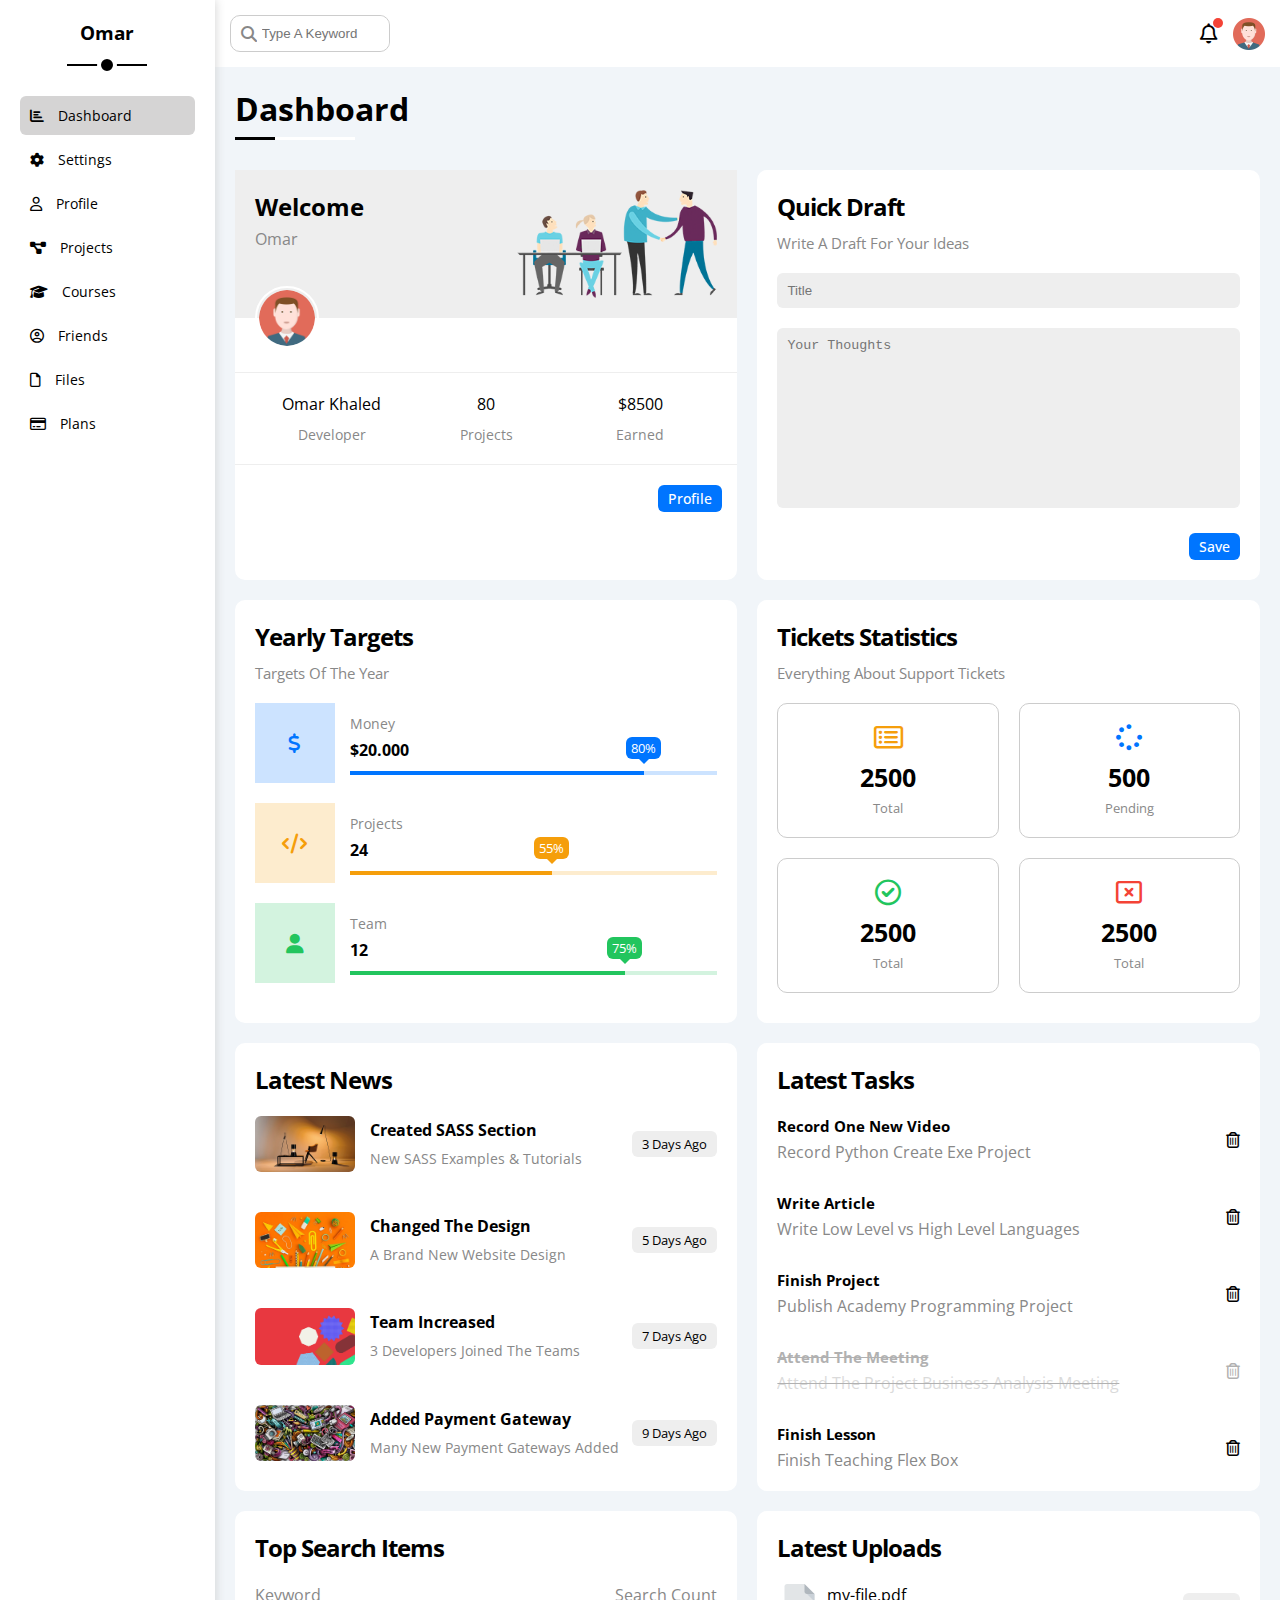
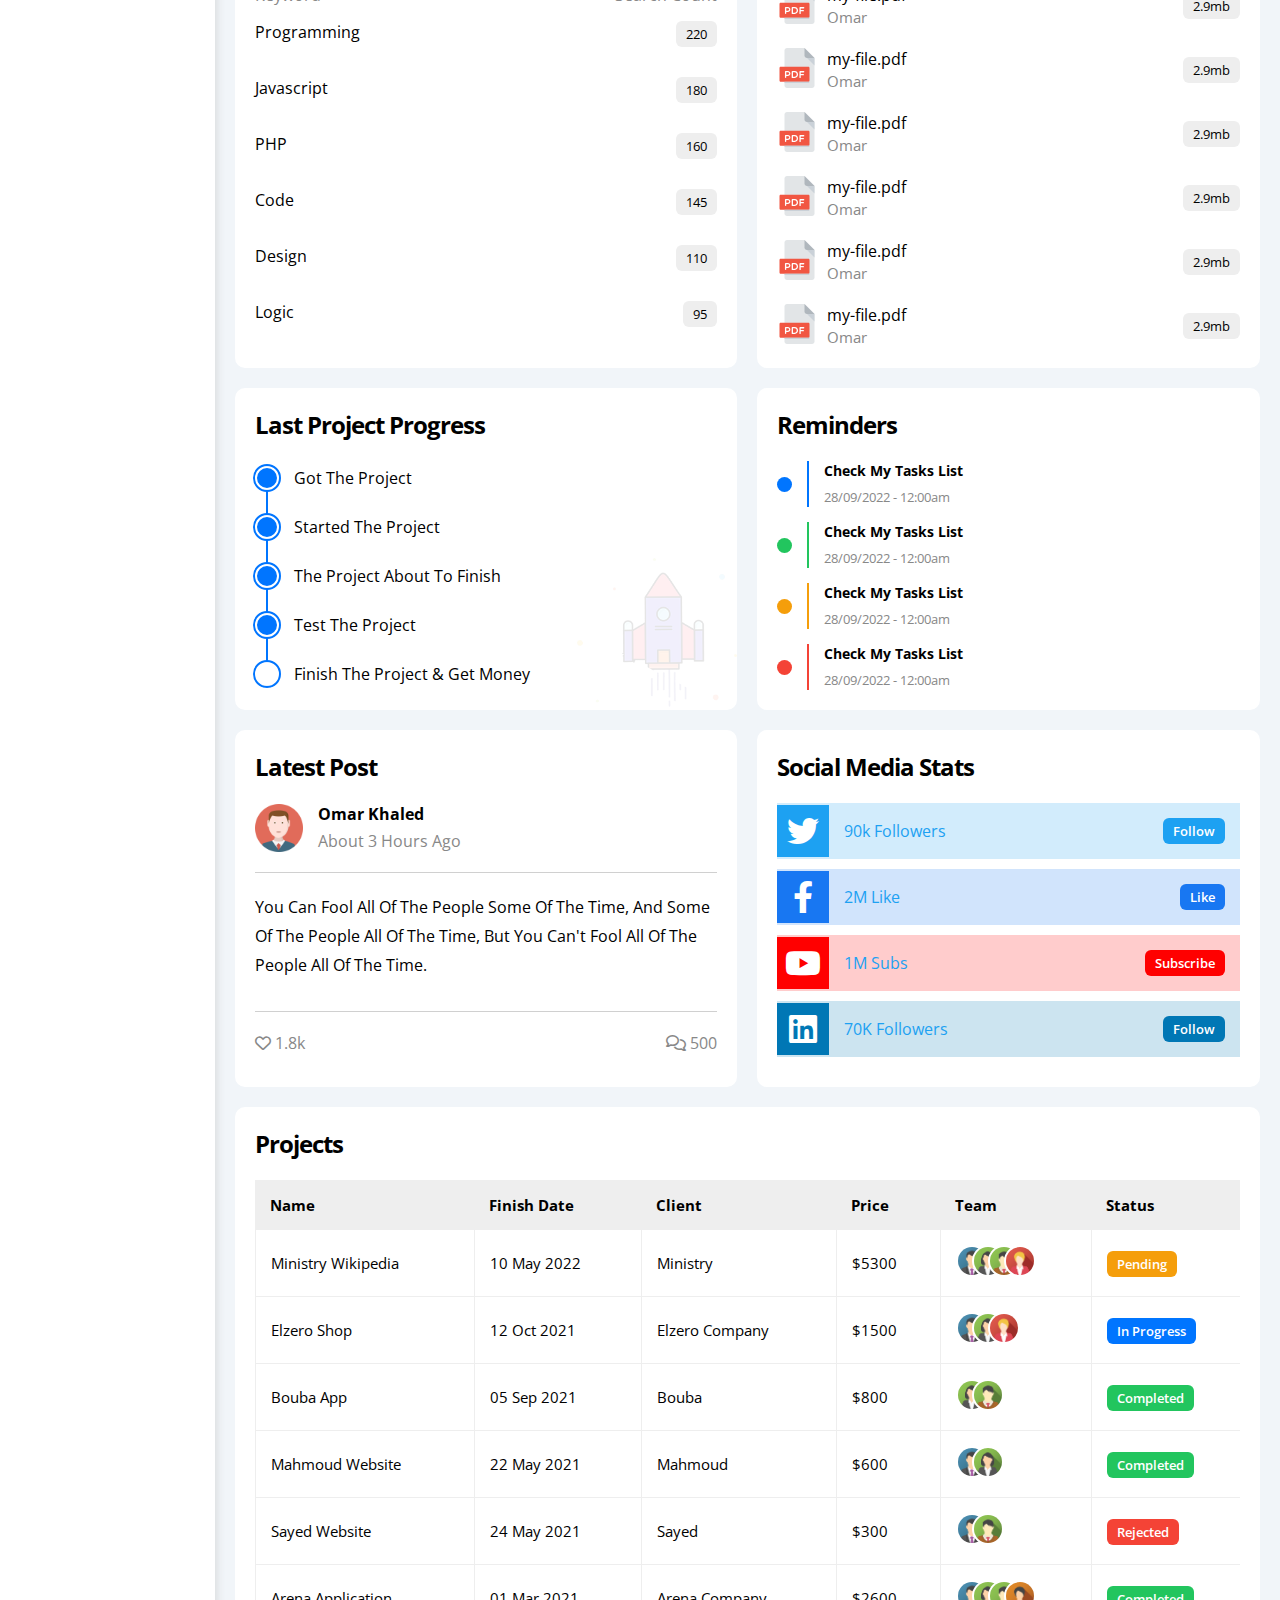
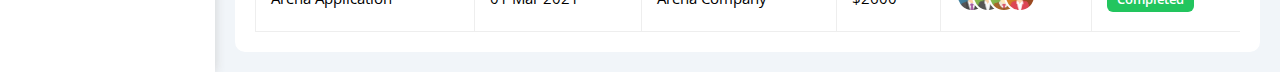
<file: index.html>
<!DOCTYPE html>
<html lang="en">
<head>
  <meta charset="UTF-8">
  <meta http-equiv="X-UA-Compatible" content="IE=edge">
  <meta name="viewport" content="width=device-width, initial-scale=1.0">
  <!-- Main CSS File -->
  <link rel="stylesheet" href="CSS/template-4.css">
  <!-- Font Awesome Icons -->
  <link rel="stylesheet" href="CSS/all.min.css">
  <!-- Google Fonts -->
  <link rel="preconnect" href="https://fonts.googleapis.com">
  <link rel="preconnect" href="https://fonts.gstatic.com" crossorigin>
  <link href="https://fonts.googleapis.com/css2?family=Open+Sans:wght@400;500;600;700;800&display=swap" rel="stylesheet">
  <title>Dashboard</title>
</head>
<body>
  <div class="page">
    <!-- Start SideBar -->
    <div class="sidebar bg-w">
      <div class="logo">
        <a href="index.html">Omar</a>
      </div>
      <ul class="pages">
        <li>
          <a href="index.html" class="active">
            <i class="fa-solid fa-chart-bar fa-beat" style="--fa-beat-scale: 1.2; --fa-animation-duration: 2s;"></i>
            <span>Dashboard</span>
          </a>
        </li>
        <li>
          <a href="settings.html">
            <i class="fa-sharp fa-solid fa-gear"></i>
            <span>Settings</span>
          </a>
        </li>
        <li>
          <a href="profile.html">
            <i class="fa-regular fa-user"></i>
            <span>Profile</span>
          </a>
        </li>
        <li>
          <a href="projects.html">
            <i class="fa-solid fa-diagram-project"></i>
            <span>Projects</span>
          </a>
        </li>
        <li>
          <a href="courses.html">
            <i class="fa-solid fa-graduation-cap"></i>
            <span>Courses</span>
          </a>
        </li>
        <li>
          <a href="friends.html">
            <i class="fa-regular fa-circle-user"></i>
            <span>Friends</span>
          </a>
        </li>
        <li>
          <a href="files.html">
            <i class="fa-regular fa-file"></i>
            <span>Files</span>
          </a>
        </li>
        <li>
          <a href="plans.html">
            <i class="fa-regular fa-credit-card"></i>
            <span>Plans</span>
          </a>
        </li>
      </ul>
    </div>
    <!-- End SideBar -->
    <div class="page-content">
      <!-- Start Header -->
      <div class="header bg-w">
        <div class="search">
          <i class="fa-solid fa-magnifying-glass"></i>
          <input type="text" placeholder="Type A Keyword">
        </div>
        <div class="notifications">
          <span class="icon">
            <i class="fa-regular fa-bell fa-lg"></i>
          </span>
          <img src="Images/avatar-header.png" alt="">
        </div>
      </div>
      <!-- End Header -->
      <!-- Start Dashboard -->
      <div class="dashboard-page">
        <div class="section-title ">
          <h1>Dashboard</h1>
        </div>
        <div class="container">
          <!-- Start Welcome -->
          <div class="card welcome">
            <div class="card-header">
              <div class="welcome-title">
                <h2>Welcome</h2>
                <span>Omar</span>
              </div>
              <img src="Images/welcome-section.png" alt="">
            </div>
            <img src="Images/avatar-header.png" class="avatar" alt="">
              <div class="content">
                <div>
                  Omar Khaled
                  <span>Developer</span>
                </div>
                <div>
                  80
                  <span>Projects</span>
                </div>
                <div>
                  $8500
                  <span>Earned</span>
                </div>
              </div>
            <a href="profile.html" class="profile-btn bg-b">Profile</a>
          </div>
          <!-- End Welcome -->
          <!-- Start Draft -->
          <div class="card draft">
            <div class="card-title-s">
              <h2>Quick Draft</h2>
              <span>Write A Draft For Your Ideas</span>
            </div>
            <input type="text" class="input title" name="title" placeholder="Title">
            <textarea name="thoughts" class="input thoughts" placeholder="Your Thoughts"></textarea>
            <a href="#" class="save-btn bg-b">Save</a>
          </div>
          <!-- End Draft -->
          <!-- Start Targets -->
          <div class="card targets">
            <div class="card-title-s">
              <h2>Yearly Targets</h2>
              <span>Targets Of The Year</span>
            </div>
            <div class="numbers money">
              <div class="symbol">
                <i class="fa-solid fa-dollar-sign fa-lg c-b"></i>
              </div>
              <div class="progress">
                <span class="title">Money</span>
                <span class="number">$20.000</span>
                <div class="progress-bar" data-progress="80%">
                  <span class="bg-b" style="width: 80%;" data-progress="80%"></span>
                </div>
              </div>
            </div>
            <div class="numbers project">
              <div class="symbol">
                <i class="fa-solid fa-code fa-lg c-o"></i>
              </div>
              <div class="progress">
                <span class="title">Projects</span>
                <span class="number">24</span>
                <div class="progress-bar">
                  <span class="bg-o" style="width: 55%;" data-progress="55%"></span>
                </div>
              </div>
            </div>
            <div class="numbers team">
              <div class="symbol">
                <i class="fa-solid fa-user fa-lg c-g"></i>
              </div>
              <div class="progress">
                <span class="title">Team</span>
                <span class="number">12</span>
                <div class="progress-bar">
                  <span class="bg-g" style="width: 75%;" data-progress="75%"></span>
                </div>
              </div>
            </div>
          </div>
          <!-- End Targets -->
          <!-- Start Stats -->
          <div class="card stats">
            <div class="card-title-s">
              <h2>Tickets Statistics</h2>
              <span>Everything About Support Tickets</span>
            </div>
            <div class="content">
              <div>
                <i class="fa-regular fa-rectangle-list fa-2x c-o"></i>
                <span>2500</span>
                Total
              </div>
              <div>
                <i class="fa-solid fa-spinner fa-2x c-b"></i>
                <span>500</span>
                Pending
              </div>
              <div>
                <i class="fa-regular fa-circle-check fa-2x c-g"></i>
                <span>2500</span>
                Total
              </div>
              <div>
                <i class="fa-regular fa-rectangle-xmark fa-2x c-r"></i>
                <span>2500</span>
                Total
              </div>
            </div>
          </div>
          <!-- End Stats -->
          <!-- Start News -->
          <div class="card news">
            <h2 class="card-title">Latest News</h2>
            <div class="info">
              <img src="Images/news-01.png" alt="">
              <div class="details">
                <div class="news-info">
                  <h3>Created SASS Section</h3>
                  <span>New SASS Examples & Tutorials</span>
                </div>
                <div class="time">3 Days Ago</div>
              </div>
            </div>
            <div class="info">
              <img src="Images/news-02.png" alt="">
              <div class="details">
                <div class="news-info">
                  <h3>Changed The Design</h3>
                  <span>A Brand New Website Design</span>
                </div>
                <div class="time">5 Days Ago</div>
              </div>
            </div>
            <div class="info">
              <img src="Images/news-03.png" alt="">
              <div class="details">
                <div class="news-info">
                  <h3>Team Increased</h3>
                  <span>3 Developers Joined The Teams</span>
                </div>
                <div class="time">7 Days Ago</div>
              </div>
            </div>
            <div class="info">
              <img src="Images/news-04.png" alt="">
              <div class="details">
                <div class="news-info">
                  <h3>Added Payment Gateway</h3>
                  <span>Many New Payment Gateways Added</span>
                </div>
                <div class="time">9 Days Ago</div>
              </div>
            </div>
          </div>
          <!-- End News -->
          <!-- Start Tasks -->
          <div class="card tasks">
            <h2 class="card-title">Latest Tasks</h2>
            <div class="info">
              <div class="task-info">
                <h3>Record One New Video</h3>
                <span>Record Python Create Exe Project</span>
              </div>
              <i class="fa-regular fa-trash-can"></i>
            </div>
            <div class="info">
              <div class="task-info">
                <h3>Write Article</h3>
                <span>Write Low Level vs High Level Languages</span>
              </div>
              <i class="fa-regular fa-trash-can"></i>
            </div>
            <div class="info">
              <div class="task-info">
                <h3>Finish Project</h3>
                <span>Publish Academy Programming Project</span>
              </div>
              <i class="fa-regular fa-trash-can"></i>
            </div>
            <div class="info special">
              <div class="task-info">
                <h3>Attend The Meeting</h3>
                <span>Attend The Project Business Analysis Meeting</span>
              </div>
              <i class="fa-regular fa-trash-can"></i>
            </div>
            <div class="info">
              <div class="task-info">
                <h3>Finish Lesson</h3>
                <span>Finish Teaching Flex Box</span>
              </div>
              <i class="fa-regular fa-trash-can"></i>
            </div>
          </div>
          <!-- End Tasks -->
          <!-- Start Search -->
          <div class="card search">
            <h2 class="card-title">Top Search Items</h2>
            <div class="table-header">
              <div>Keyword</div>
              <div>Search Count</div>
            </div>
            <div class="item">
              <span>Programming</span>
              <span>220</span>
            </div>
            <div class="item">
              <span>Javascript</span>
              <span>180</span>
            </div>
            <div class="item">
              <span>PHP</span>
              <span>160</span>
            </div>
            <div class="item">
              <span>Code</span>
              <span>145</span>
            </div>
            <div class="item">
              <span>Design</span>
              <span>110</span>
            </div>
            <div class="item">
              <span>Logic</span>
              <span>95</span>
            </div>
          </div>
          <!-- End Search -->
          <!-- Start Uploads -->
          <div class="card uploads">
            <h2 class="card-title">Latest Uploads</h2>
            <div class="up">
              <img src="Images/pdf.svg" alt="">
              <div class="info">
                <div class="file-name">
                  <p>my-file.pdf</p>
                  <span>Omar</span>
                </div>
                <div class="space">2.9mb</div>
              </div>
            </div>
            <div class="up">
              <img src="Images/pdf.svg" alt="">
              <div class="info">
                <div class="file-name">
                  <p>my-file.pdf</p>
                  <span>Omar</span>
                </div>
                <div class="space">2.9mb</div>
              </div>
            </div>
            <div class="up">
              <img src="Images/pdf.svg" alt="">
              <div class="info">
                <div class="file-name">
                  <p>my-file.pdf</p>
                  <span>Omar</span>
                </div>
                <div class="space">2.9mb</div>
              </div>
            </div>
            <div class="up">
              <img src="Images/pdf.svg" alt="">
              <div class="info">
                <div class="file-name">
                  <p>my-file.pdf</p>
                  <span>Omar</span>
                </div>
                <div class="space">2.9mb</div>
              </div>
            </div>
            <div class="up">
              <img src="Images/pdf.svg" alt="">
              <div class="info">
                <div class="file-name">
                  <p>my-file.pdf</p>
                  <span>Omar</span>
                </div>
                <div class="space">2.9mb</div>
              </div>
            </div>
            <div class="up">
              <img src="Images/pdf.svg" alt="">
              <div class="info">
                <div class="file-name">
                  <p>my-file.pdf</p>
                  <span>Omar</span>
                </div>
                <div class="space">2.9mb</div>
              </div>
            </div>
          </div>
          <!-- End Uploads -->
          <!-- Start Projects -->
          <div class="card projects">
            <h2 class="card-title">Last Project Progress</h2>
            <ul class="progress">
              <li>
                <div></div>
                Got The Project
              </li>
              <li>
                <div></div>
                Started The Project
              </li>
              <li>
                <div></div>
                The Project About To Finish
              </li>
              <li class="active">
                <div></div>
                Test The Project
              </li>
              <li class="finished">
                <div></div>
                Finish The Project & Get Money
              </li>
            </ul>
            <img src="Images/project.png" alt="">
          </div>
          <!-- End Projects -->
          <!-- Start Reminders -->
          <div class="card reminders">
            <h2 class="card-title">Reminders</h2>
            <ul class="reminders-list">
              <li>
                <div class="dot bg-b"></div>
                <div class="info">
                  <p>Check My Tasks List</p>
                  <span>28/09/2022 - 12:00am</span>
                </div>
              </li>
              <li>
                <div class="dot bg-g"></div>
                <div class="info">
                  <p>Check My Tasks List</p>
                  <span>28/09/2022 - 12:00am</span>
                </div>
              </li>
              <li>
                <div class="dot bg-o"></div>
                <div class="info">
                  <p>Check My Tasks List</p>
                  <span>28/09/2022 - 12:00am</span>
                </div>
              </li>
              <li>
                <div class="dot bg-r"></div>
                <div class="info">
                  <p>Check My Tasks List</p>
                  <span>28/09/2022 - 12:00am</span>
                </div>
              </li>
            </ul>
          </div>
          <!-- End Reminders -->
          <!-- Start Post -->
          <div class="card post">
            <h2 class="card-title">Latest Post</h2>
            <div class="user">
              <img src="Images/avatar-header.png" alt="">
              <div class="user-info">
                <h4>Omar Khaled</h4>
                <span>About 3 Hours Ago</span>
              </div>
            </div>
            <p class="post-content">
              You Can Fool All Of The People Some Of The Time, And Some Of The People All Of The Time, But You Can't Fool All Of The People All Of The Time.
            </p>
            <div class="reaction">
              <div>
                <i class="fa-regular fa-heart"></i>
                <span>1.8k</span>
              </div>
              <div>
                <i class="fa-regular fa-comments"></i>
                <span>500</span>
              </div>
            </div>
          </div>
          <!-- End Post -->
          <!-- Start Social -->
          <div class="card social">
            <h2 class="card-title">Social Media Stats</h2>
            <div class="app twitter">
              <div class="logo">
                <i class="fa-brands fa-twitter fa-2x"></i>
              </div>
              <div class="stats">
                <span>90k Followers</span>
                <div class="social-btn">Follow</div>
              </div>
            </div>
            <div class="app facebook">
              <div class="logo">
                <i class="fa-brands fa-facebook-f fa-2x"></i>
              </div>
              <div class="stats">
                <span>2M Like</span>
                <div class="social-btn">Like</div>
              </div>
            </div>
            <div class="app youtube">
              <div class="logo">
                <i class="fa-brands fa-youtube fa-2x"></i>
              </div>
              <div class="stats">
                <span>1M Subs</span>
                <div class="social-btn">Subscribe</div>
              </div>
            </div>
            <div class="app linkedin">
              <div class="logo">
                <i class="fa-brands fa-linkedin fa-2x"></i>
              </div>
              <div class="stats">
                <span>70K Followers</span>
                <div class="social-btn">Follow</div>
              </div>
            </div>
          </div> 
          <!-- End Social -->
        </div>
        <!-- Start Project Table -->
        <div class="projects-table bg-w">
          <h2 class="card-title">Projects</h2>
          <div class="table">
            <table>
              <thead>
                <tr>
                  <td>Name</td>
                  <td>Finish Date</td>
                  <td>Client</td>
                  <td>Price</td>
                  <td>Team</td>
                  <td>Status</td>
                </tr>
              </thead>
              <tbody>
                <tr>
                  <td>Ministry Wikipedia</td>
                  <td>10 May 2022</td>
                  <td>Ministry</td>
                  <td>$5300</td>
                  <td>
                    <img src="Images/team-01.png" alt="">
                    <img src="Images/team-02.png" alt="">
                    <img src="Images/team-03.png" alt="">
                    <img src="Images/team-04.png" alt="">
                  </td>
                  <td>
                    <span class="status bg-o">Pending</span>
                  </td>
                </tr>
                <tr>
                  <td>Elzero Shop</td>
                  <td>12 Oct 2021</td>
                  <td>Elzero Company</td>
                  <td>$1500</td>
                  <td>
                    <img src="Images/team-01.png" alt="">
                    <img src="Images/team-02.png" alt="">
                    <img src="Images/team-04.png" alt="">
                  </td>
                  <td>
                    <span class="status bg-b">In Progress</span>
                  </td>
                </tr>
                <tr>
                  <td>Bouba App</td>
                  <td>05 Sep 2021</td>
                  <td>Bouba</td>
                  <td>$800</td>
                  <td>
                    <img src="Images/team-02.png" alt="">
                    <img src="Images/team-03.png" alt="">
                  </td>
                  <td>
                    <span class="status bg-g">Completed</span>
                  </td>
                </tr>
                <tr>
                  <td>Mahmoud Website</td>
                  <td>22 May 2021</td>
                  <td>Mahmoud</td>
                  <td>$600</td>
                  <td>
                    <img src="Images/team-01.png" alt="">
                    <img src="Images/team-02.png" alt="">
                  </td>
                  <td>
                    <span class="status bg-g">Completed</span>
                  </td>
                </tr>
                <tr>
                  <td>Sayed Website</td>
                  <td>24 May 2021</td>
                  <td>Sayed</td>
                  <td>$300</td>
                  <td>
                    <img src="Images/team-01.png" alt="">
                    <img src="Images/team-03.png" alt="">
                  </td>
                  <td>
                    <span class="status bg-r">Rejected</span>
                  </td>
                </tr>
                <tr>
                  <td>Arena Application</td>
                  <td>01 Mar 2021</td>
                  <td>Arena Company</td>
                  <td>$2600</td>
                  <td>
                    <img src="Images/team-01.png" alt="">
                    <img src="Images/team-02.png" alt="">
                    <img src="Images/team-03.png" alt="">
                    <img src="Images/team-05.png" alt="">
                  </td>
                  <td>
                    <span class="status bg-g">Completed</span>
                  </td>
                </tr>
              </tbody>
            </table>
          </div>
        </div>
        <!-- End Project Table -->
      </div>
      <!-- End Dashboard -->
    </div>
  </div>
</body>
</html>
</file>
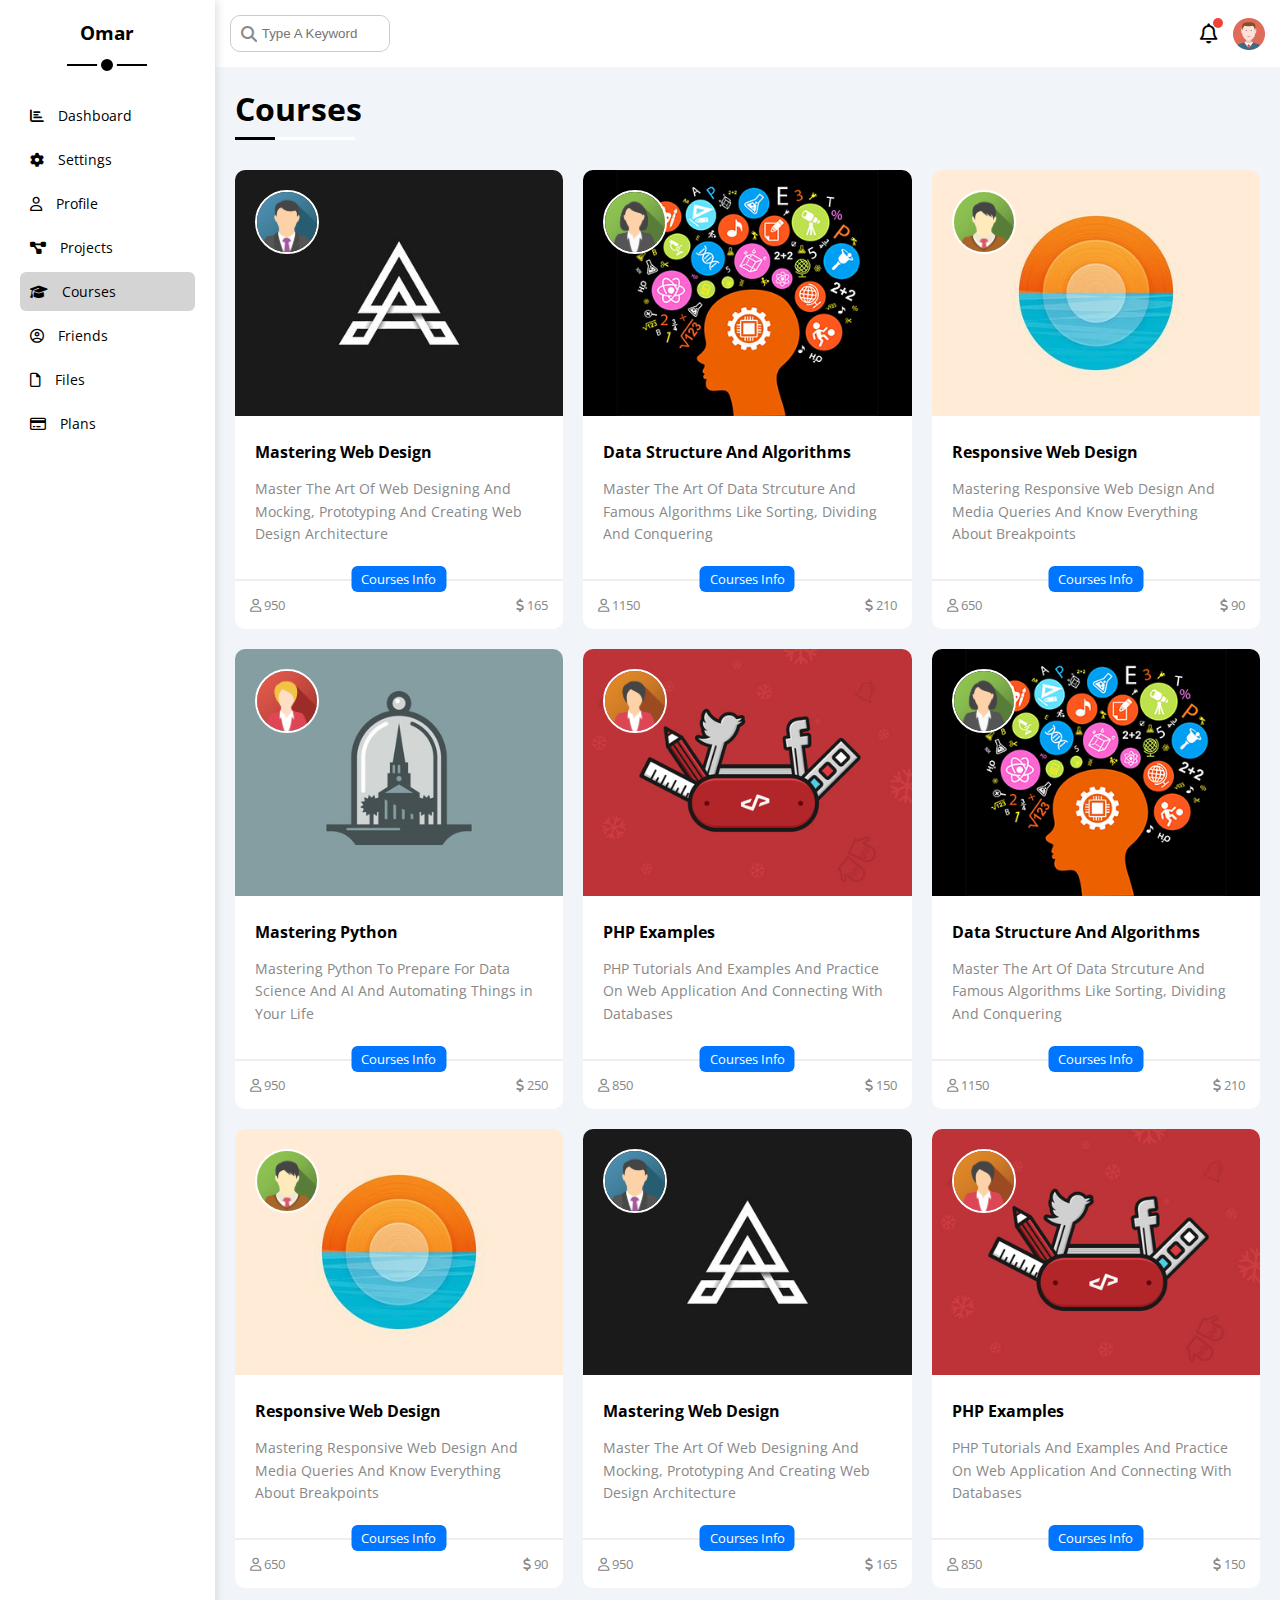
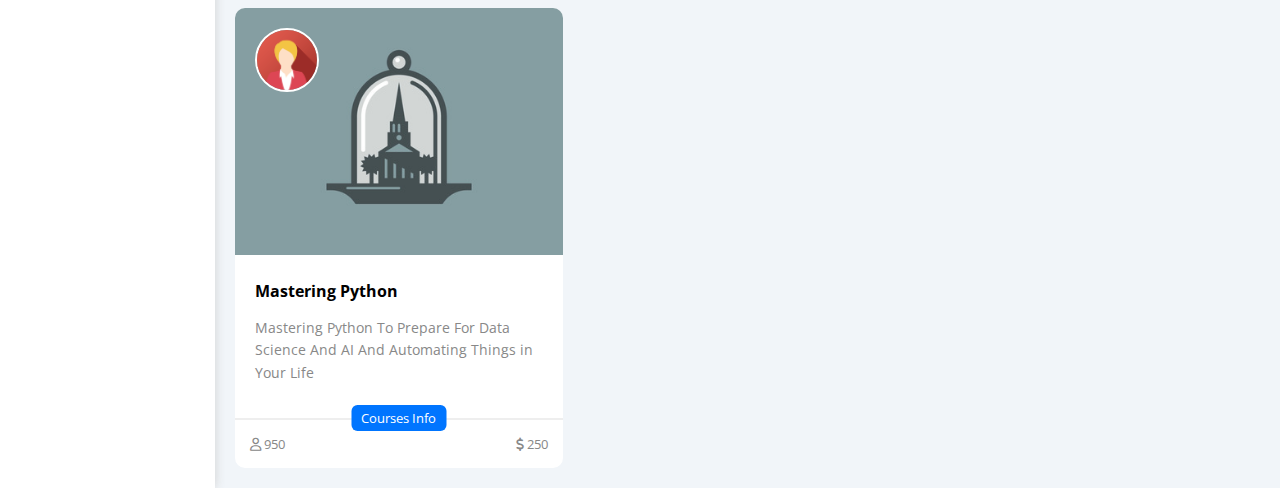
<file: courses.html>
<!DOCTYPE html>
<html lang="en">
<head>
  <meta charset="UTF-8">
  <meta http-equiv="X-UA-Compatible" content="IE=edge">
  <meta name="viewport" content="width=device-width, initial-scale=1.0">
  <!-- Main CSS File -->
  <link rel="stylesheet" href="CSS/template-4.css">
  <!-- Font Awesome Icons -->
  <link rel="stylesheet" href="CSS/all.min.css">
  <!-- Google Fonts -->
  <link rel="preconnect" href="https://fonts.googleapis.com">
  <link rel="preconnect" href="https://fonts.gstatic.com" crossorigin>
  <link href="https://fonts.googleapis.com/css2?family=Open+Sans:wght@400;500;600;700;800&display=swap" rel="stylesheet">
  <title>Courses</title>
</head>
<body>
  <div class="page">
    <!-- Start SideBar -->
    <div class="sidebar bg-w">
      <div class="logo">
        <a href="index.html">Omar</a>
      </div>
      <ul class="pages">
        <li>
          <a href="index.html">
            <i class="fa-solid fa-chart-bar "></i>
            <span>Dashboard</span>
          </a>
        </li>
        <li>
          <a href="settings.html">
            <i class="fa-sharp fa-solid fa-gear"></i>
            <span>Settings</span>
          </a>
        </li>
        <li>
          <a href="profile.html">
            <i class="fa-regular fa-user"></i>
            <span>Profile</span>
          </a>
        </li>
        <li>
          <a href="projects.html">
            <i class="fa-solid fa-diagram-project" ></i>
            <span>Projects</span>
          </a>
        </li>
        <li>
          <a href="courses.html" class="active">
            <i class="fa-solid fa-graduation-cap fa-beat" style="--fa-beat-scale: 1.2; --fa-animation-duration: 2s;"></i>
            <span>Courses</span>
          </a>
        </li>
        <li>
          <a href="friends.html">
            <i class="fa-regular fa-circle-user"></i>
            <span>Friends</span>
          </a>
        </li>
        <li>
          <a href="files.html">
            <i class="fa-regular fa-file"></i>
            <span>Files</span>
          </a>
        </li>
        <li>
          <a href="plans.html">
            <i class="fa-regular fa-credit-card"></i>
            <span>Plans</span>
          </a>
        </li>
      </ul>
    </div>
    <!-- End SideBar -->
    <div class="page-content">
      <!-- Start Header -->
      <div class="header bg-w">
        <div class="search">
          <i class="fa-solid fa-magnifying-glass"></i>
          <input type="text" placeholder="Type A Keyword">
        </div>
        <div class="notifications">
          <span class="icon">
            <i class="fa-regular fa-bell fa-lg"></i>
          </span>
          <img src="Images/avatar-header.png" alt="">
        </div>
      </div>
      <!-- End Header -->
      <!-- Start Courses -->
      <div class="courses-page">
        <div class="section-title ">
          <h1>Courses</h1>
        </div>
        <div class="container">
          <div class="card bg-w">
            <img src="Images/team-01.png" alt="">
            <img src="Images/course-01.jpg" alt="" class="cover">
            <div class="info">
              <h4>Mastering Web Design</h4>
              <p class="c-grey">Master The Art Of Web Designing And Mocking, Prototyping And Creating Web Design Architecture</p>
            </div>
            <span class="bg-b">Courses Info</span>
            <div class="price">
              <div class="c-grey">
                <i class="fa-regular fa-user"></i>
                950
              </div>
              <div class="c-grey">
                <i class="fa-solid fa-dollar-sign"></i>
                165
              </div>
            </div>
          </div>
          <div class="card bg-w">
            <img src="Images/team-02.png" alt="">
            <img src="Images/course-02.jpg" alt="" class="cover">
            <div class="info">
              <h4>Data Structure And Algorithms</h4>
              <p class="c-grey">Master The Art Of Data Strcuture And Famous Algorithms Like Sorting, Dividing And Conquering</p>
            </div>
            <span class="bg-b">Courses Info</span>
            <div class="price">
              <div class="c-grey">
                <i class="fa-regular fa-user"></i>
                1150
              </div>
              <div class="c-grey">
                <i class="fa-solid fa-dollar-sign"></i>
                210
              </div>
            </div>
          </div>
          <div class="card bg-w">
            <img src="Images/team-03.png" alt="">
            <img src="Images/course-03.jpg" alt="" class="cover">
            <div class="info">
              <h4>Responsive Web Design</h4>
              <p class="c-grey">Mastering Responsive Web Design And Media Queries And Know Everything About Breakpoints</p>
            </div>
            <span class="bg-b">Courses Info</span>
            <div class="price">
              <div class="c-grey">
                <i class="fa-regular fa-user"></i>
                650
              </div>
              <div class="c-grey">
                <i class="fa-solid fa-dollar-sign"></i>
                90
              </div>
            </div>
          </div>
          <div class="card bg-w">
            <img src="Images/team-04.png" alt="">
            <img src="Images/course-04.jpg" alt="" class="cover">
            <div class="info">
              <h4>Mastering Python</h4>
              <p class="c-grey">Mastering Python To Prepare For Data Science And AI And Automating Things in Your Life</p>
            </div>
            <span class="bg-b">Courses Info</span>
            <div class="price">
              <div class="c-grey">
                <i class="fa-regular fa-user"></i>
                950
              </div>
              <div class="c-grey">
                <i class="fa-solid fa-dollar-sign"></i>
                250
              </div>
            </div>
          </div>
          <div class="card bg-w">
            <img src="Images/team-05.png" alt="">
            <img src="Images/course-05.jpg" alt="" class="cover">
            <div class="info">
              <h4>PHP Examples</h4>
              <p class="c-grey">PHP Tutorials And Examples And Practice On Web Application And Connecting With Databases</p>
            </div>
            <span class="bg-b">Courses Info</span>
            <div class="price">
              <div class="c-grey">
                <i class="fa-regular fa-user"></i>
                850
              </div>
              <div class="c-grey">
                <i class="fa-solid fa-dollar-sign"></i>
                150
              </div>
            </div>
          </div>
          <div class="card bg-w">
            <img src="Images/team-02.png" alt="">
            <img src="Images/course-02.jpg" alt="" class="cover">
            <div class="info">
              <h4>Data Structure And Algorithms</h4>
              <p class="c-grey">Master The Art Of Data Strcuture And Famous Algorithms Like Sorting, Dividing And Conquering</p>
            </div>
            <span class="bg-b">Courses Info</span>
            <div class="price">
              <div class="c-grey">
                <i class="fa-regular fa-user"></i>
                1150
              </div>
              <div class="c-grey">
                <i class="fa-solid fa-dollar-sign"></i>
                210
              </div>
            </div>
          </div>
          <div class="card bg-w">
            <img src="Images/team-03.png" alt="">
            <img src="Images/course-03.jpg" alt="" class="cover">
            <div class="info">
              <h4>Responsive Web Design</h4>
              <p class="c-grey">Mastering Responsive Web Design And Media Queries And Know Everything About Breakpoints</p>
            </div>
            <span class="bg-b">Courses Info</span>
            <div class="price">
              <div class="c-grey">
                <i class="fa-regular fa-user"></i>
                650
              </div>
              <div class="c-grey">
                <i class="fa-solid fa-dollar-sign"></i>
                90
              </div>
            </div>
          </div>
          <div class="card bg-w">
            <img src="Images/team-01.png" alt="">
            <img src="Images/course-01.jpg" alt="" class="cover">
            <div class="info">
              <h4>Mastering Web Design</h4>
              <p class="c-grey">Master The Art Of Web Designing And Mocking, Prototyping And Creating Web Design Architecture</p>
            </div>
            <span class="bg-b">Courses Info</span>
            <div class="price">
              <div class="c-grey">
                <i class="fa-regular fa-user"></i>
                950
              </div>
              <div class="c-grey">
                <i class="fa-solid fa-dollar-sign"></i>
                165
              </div>
            </div>
          </div>
          <div class="card bg-w">
            <img src="Images/team-05.png" alt="">
            <img src="Images/course-05.jpg" alt="" class="cover">
            <div class="info">
              <h4>PHP Examples</h4>
              <p class="c-grey">PHP Tutorials And Examples And Practice On Web Application And Connecting With Databases</p>
            </div>
            <span class="bg-b">Courses Info</span>
            <div class="price">
              <div class="c-grey">
                <i class="fa-regular fa-user"></i>
                850
              </div>
              <div class="c-grey">
                <i class="fa-solid fa-dollar-sign"></i>
                150
              </div>
            </div>
          </div>
          <div class="card bg-w">
            <img src="Images/team-04.png" alt="">
            <img src="Images/course-04.jpg" alt="" class="cover">
            <div class="info">
              <h4>Mastering Python</h4>
              <p class="c-grey">Mastering Python To Prepare For Data Science And AI And Automating Things in Your Life</p>
            </div>
            <span class="bg-b">Courses Info</span>
            <div class="price">
              <div class="c-grey">
                <i class="fa-regular fa-user"></i>
                950
              </div>
              <div class="c-grey">
                <i class="fa-solid fa-dollar-sign"></i>
                250
              </div>
            </div>
          </div>
        </div>
      </div>
      <!-- End Courses -->
    </div>
  </div>
</body>
</html>
</file>
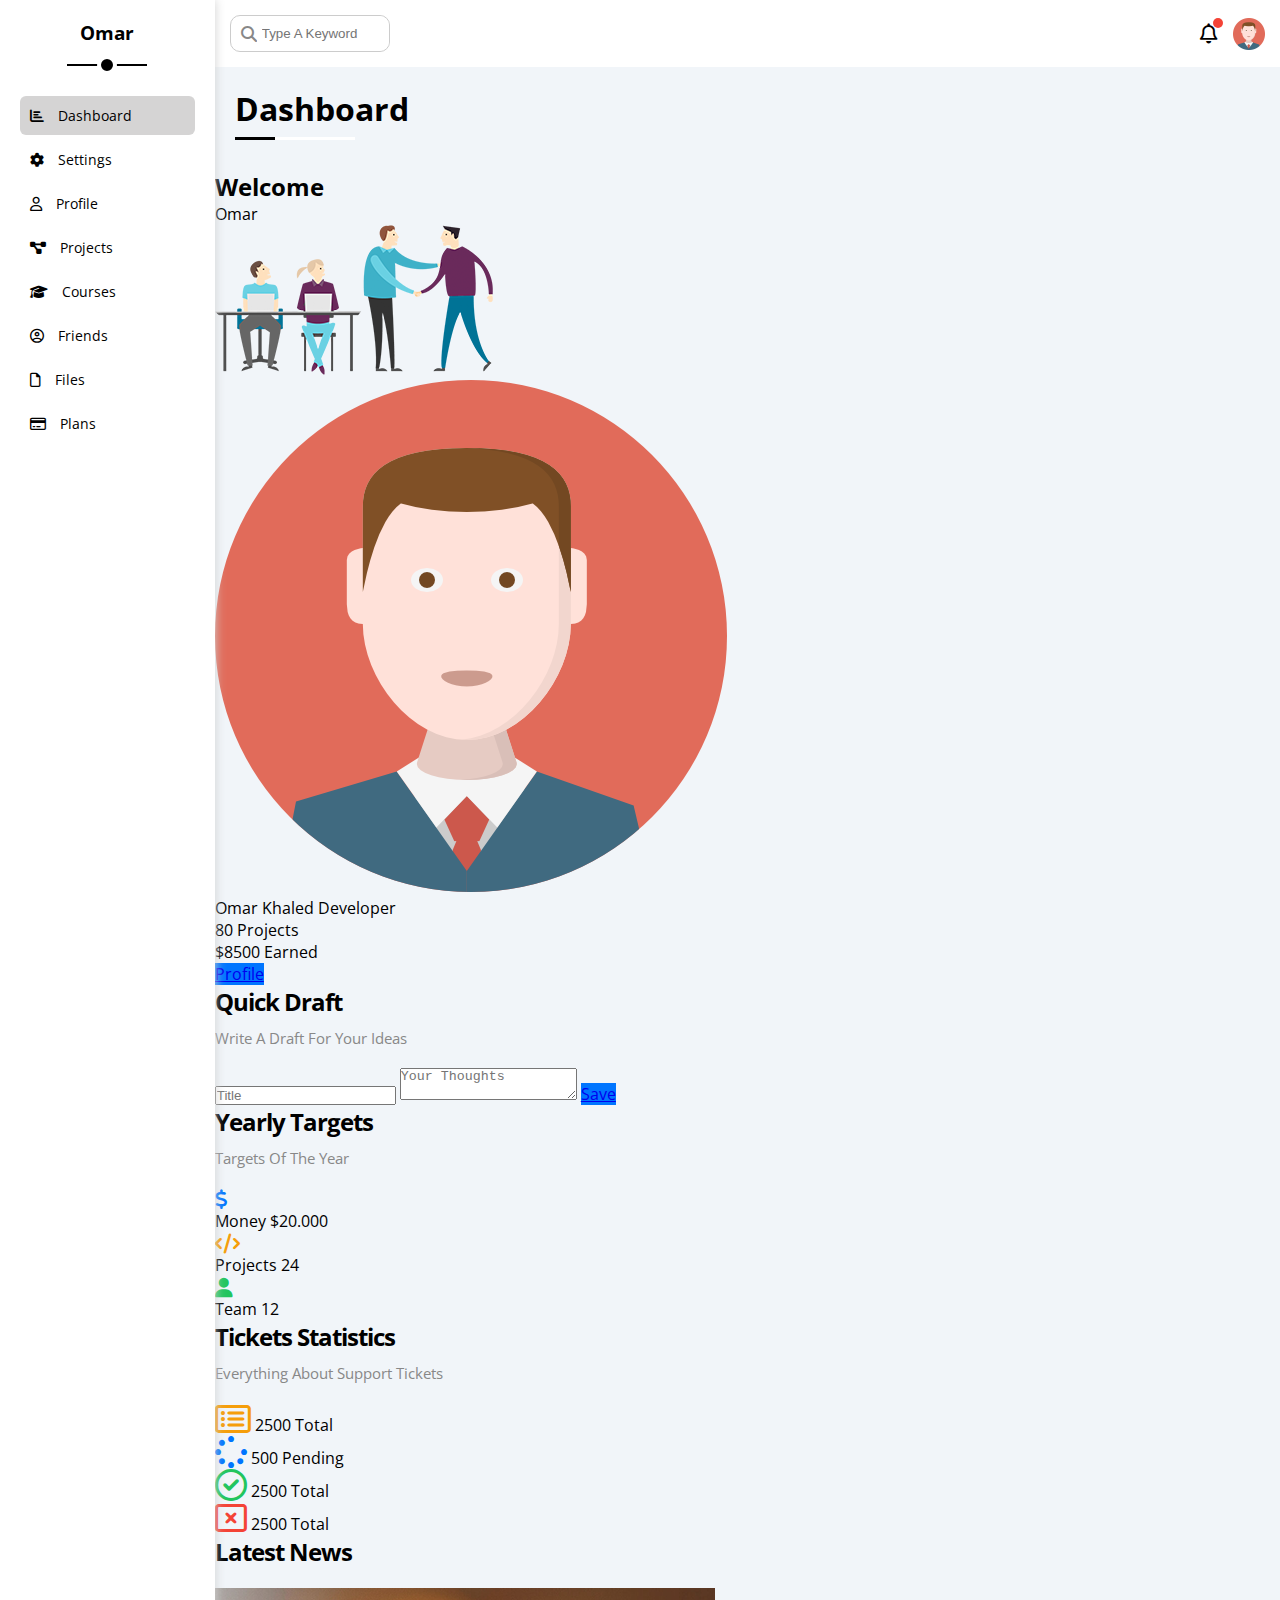
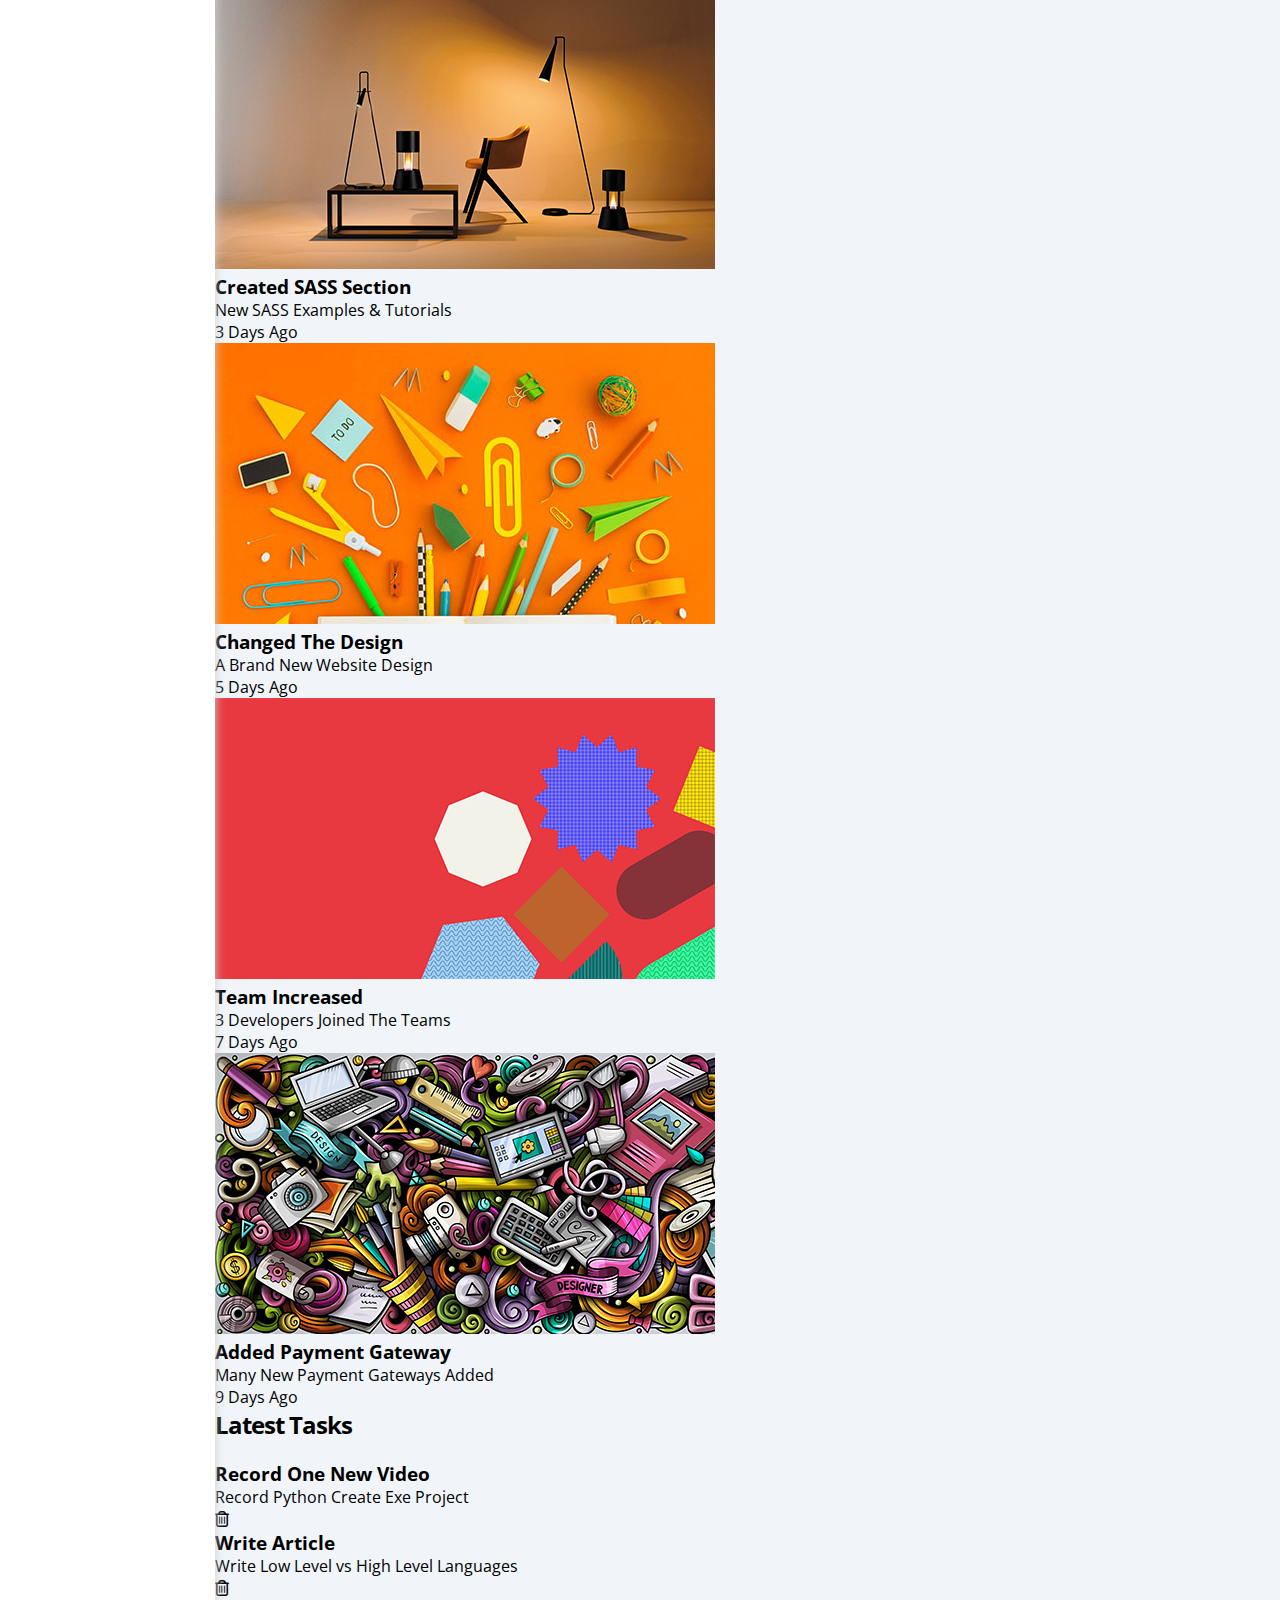
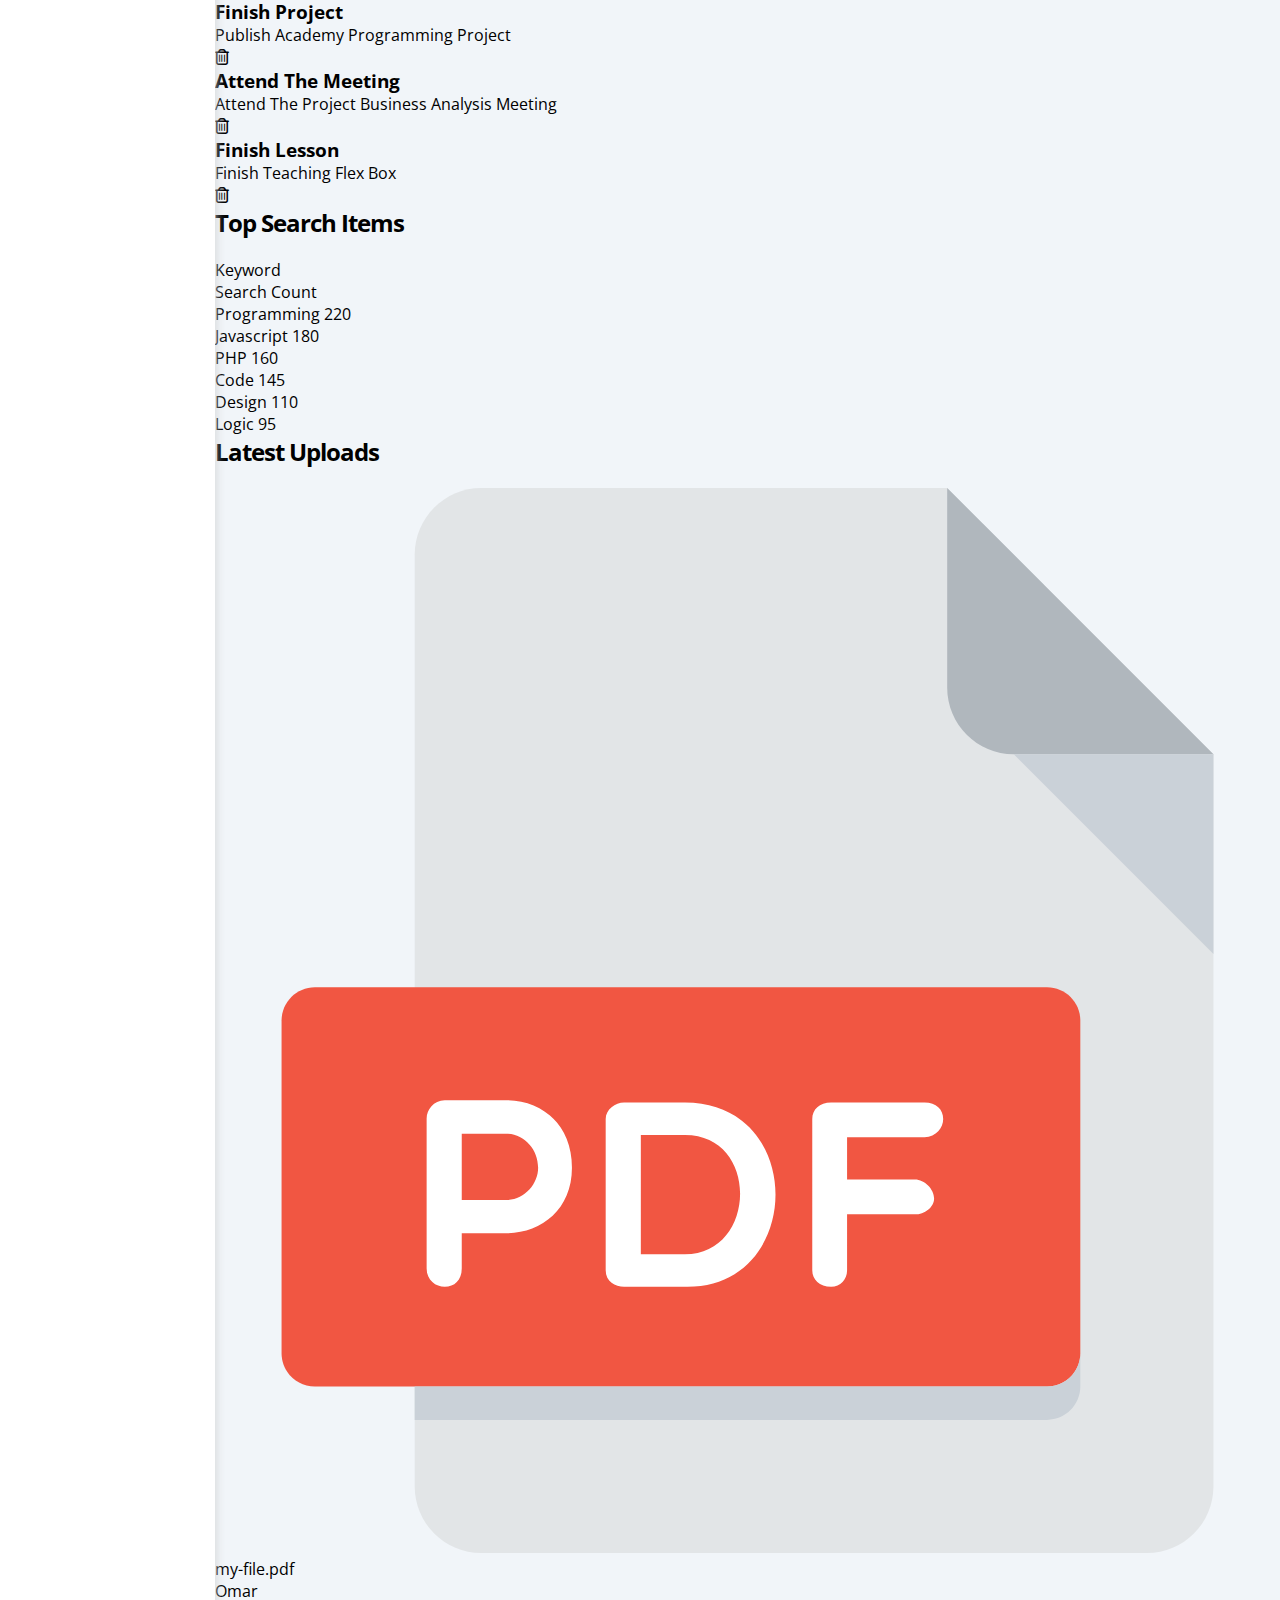
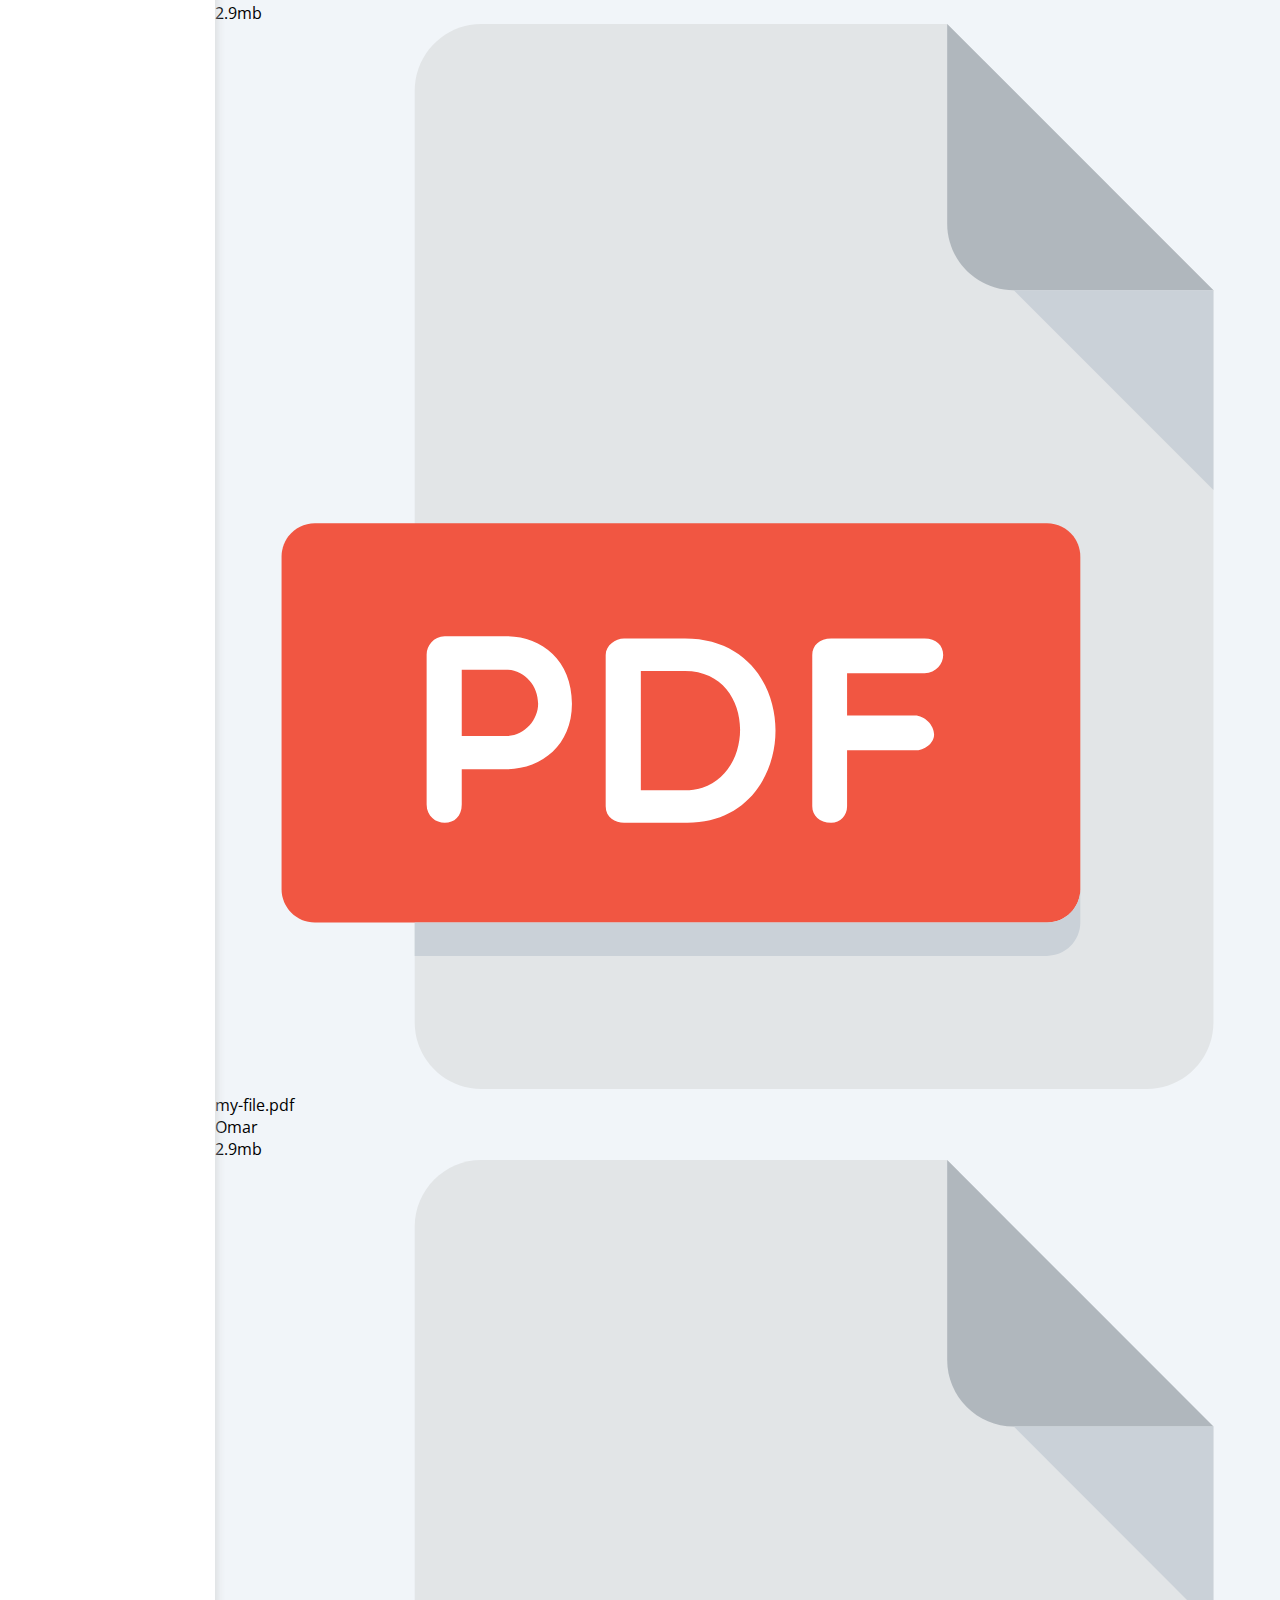
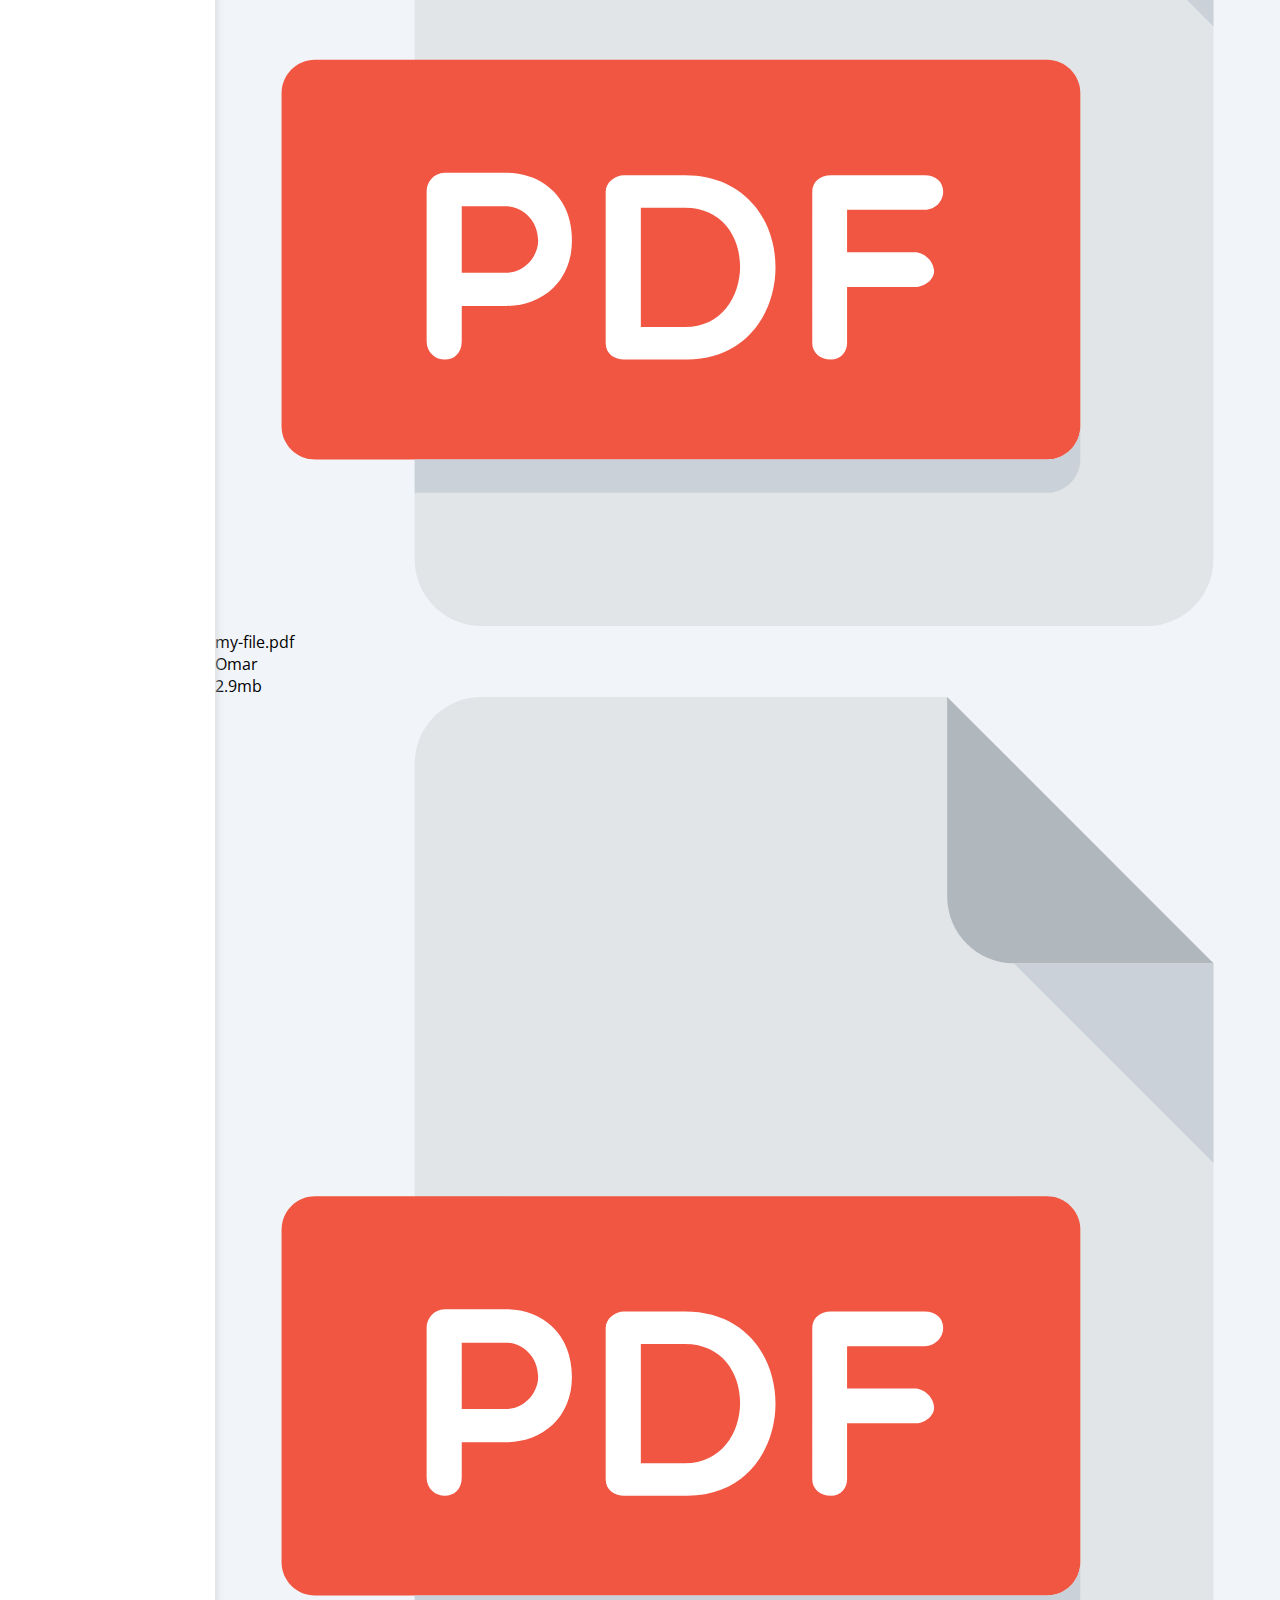
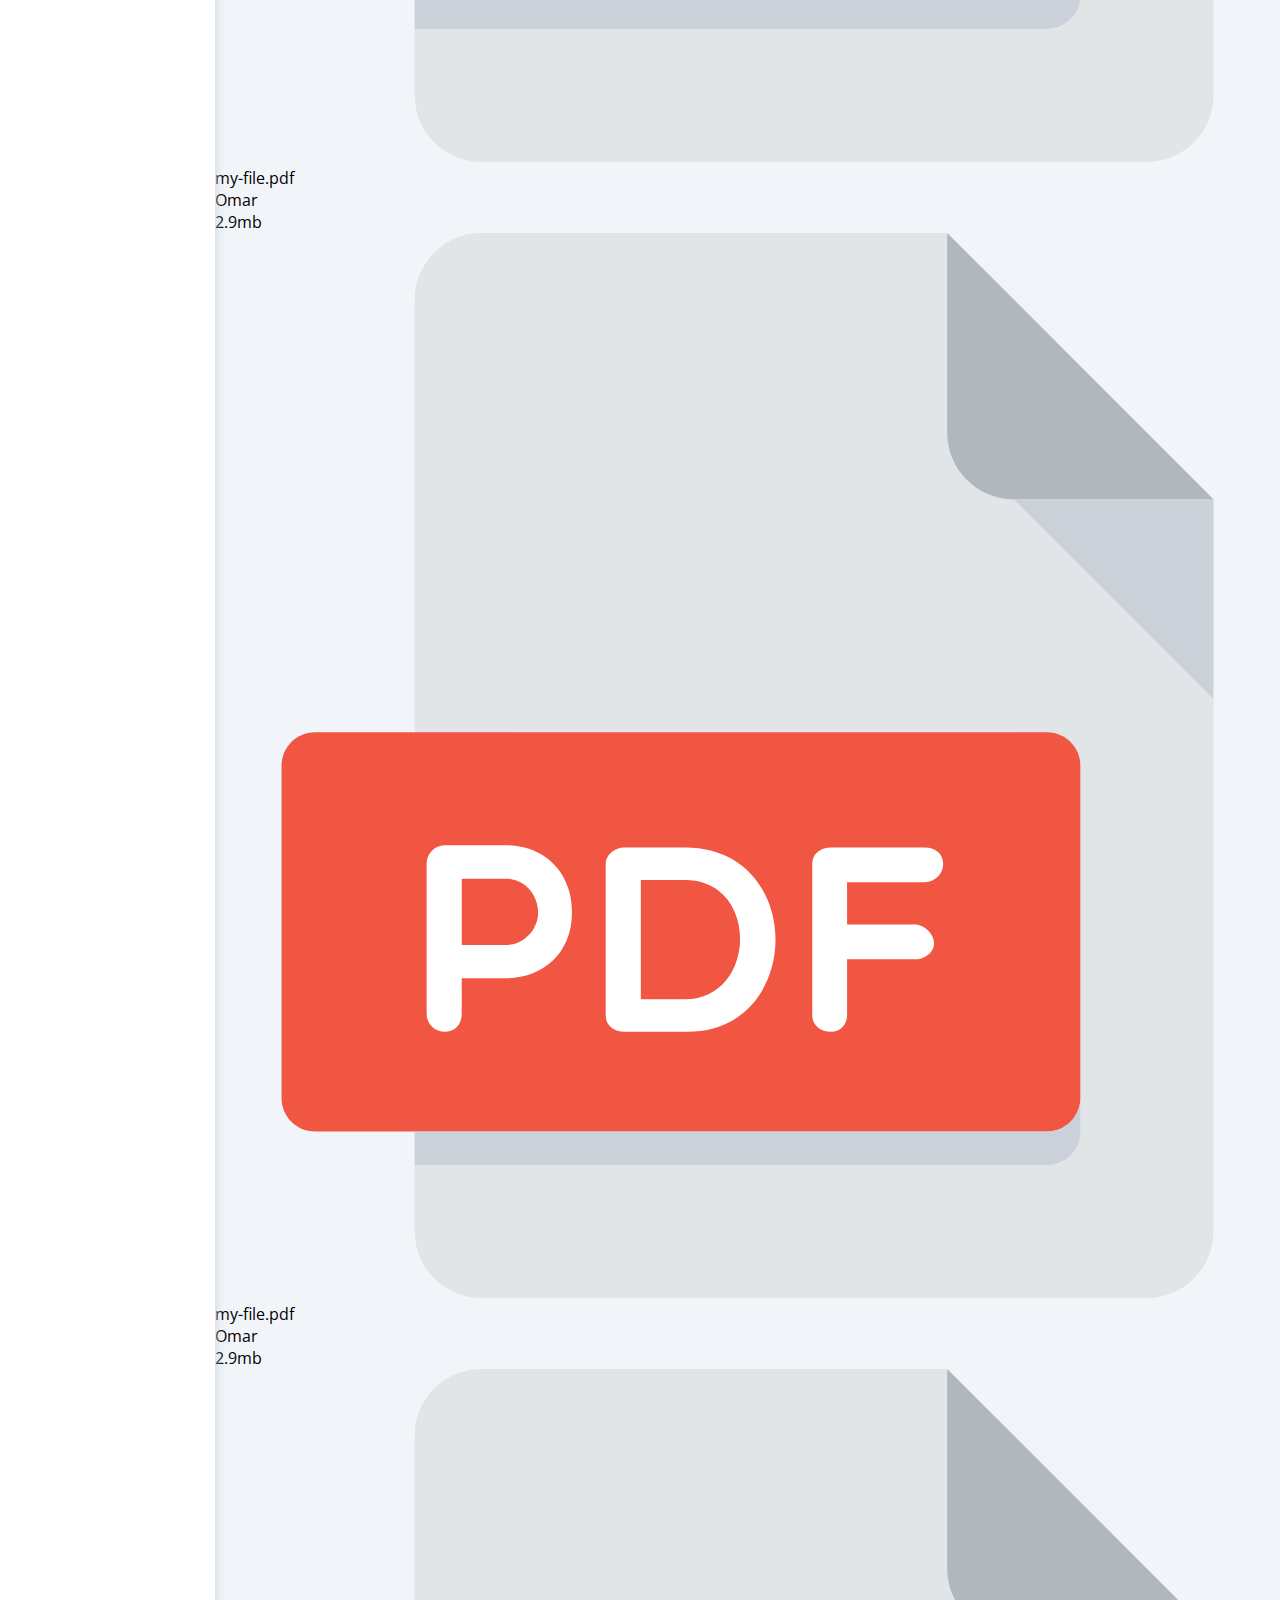
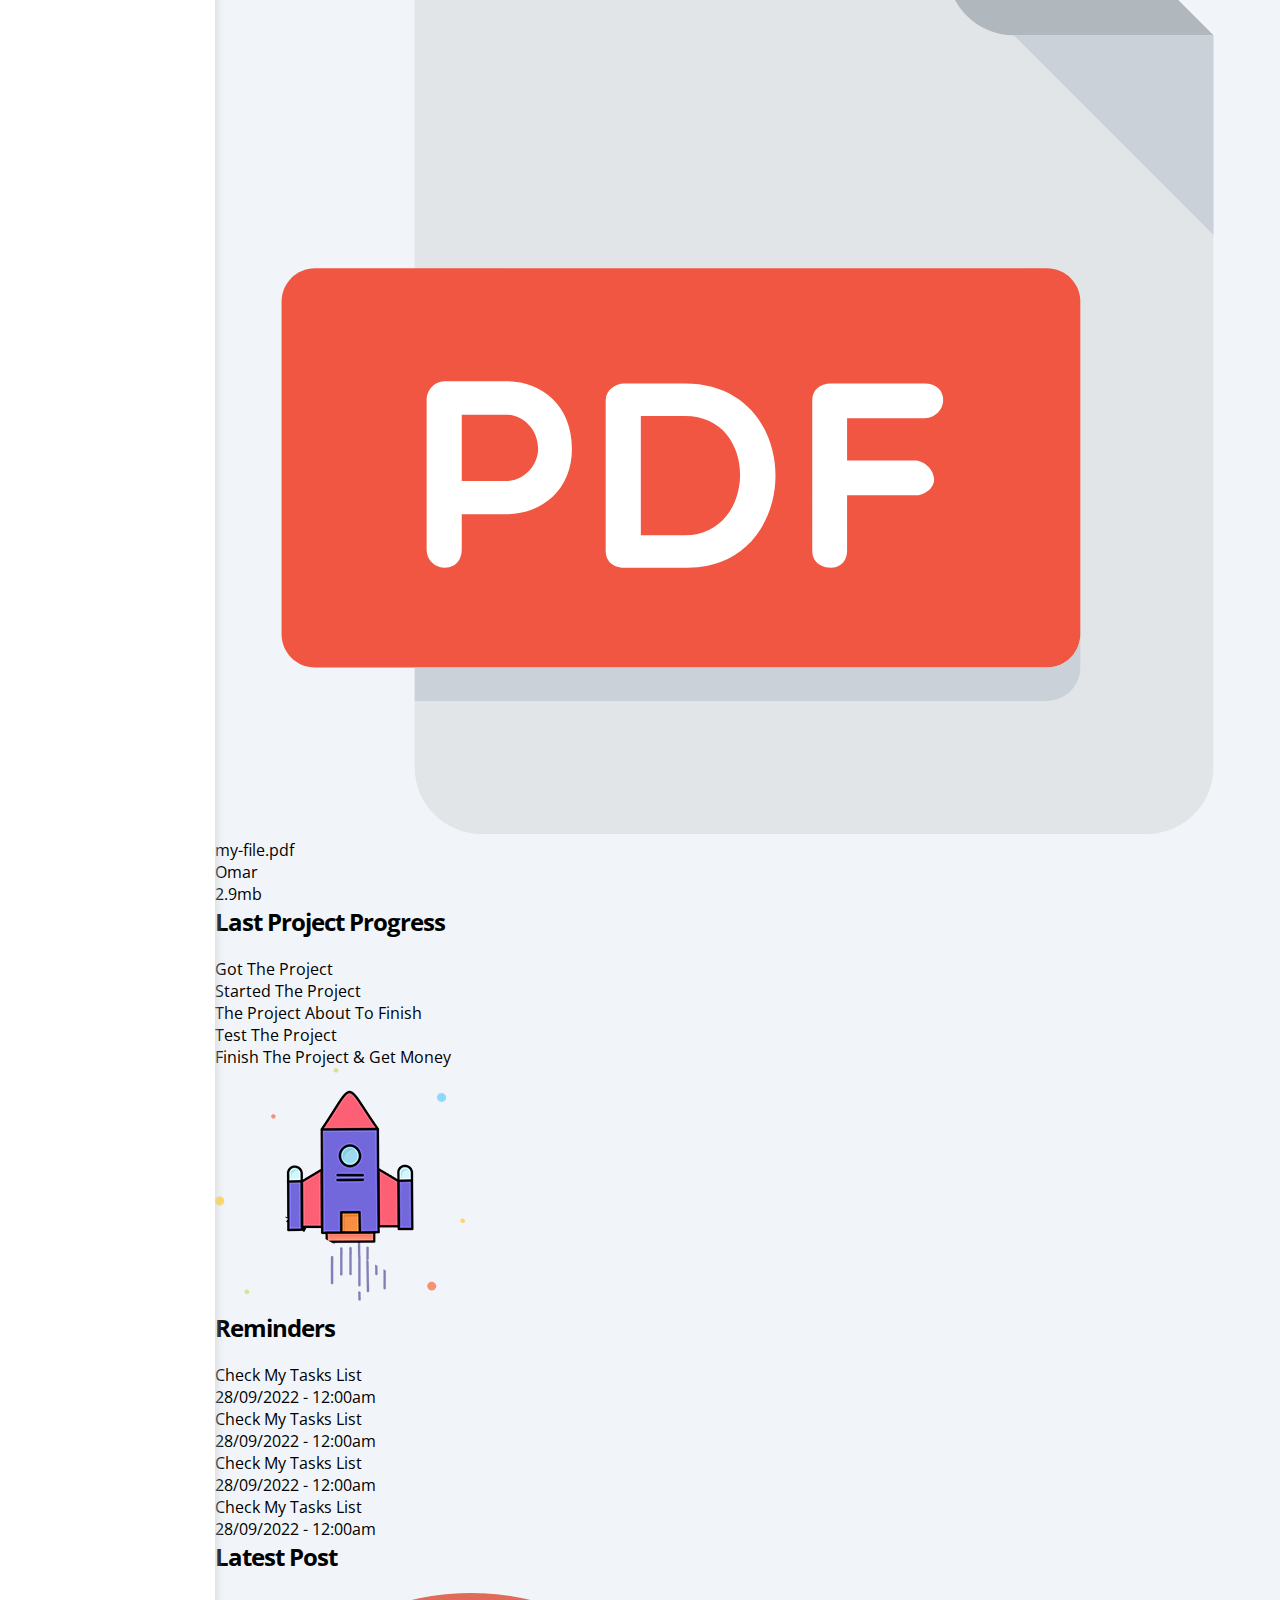
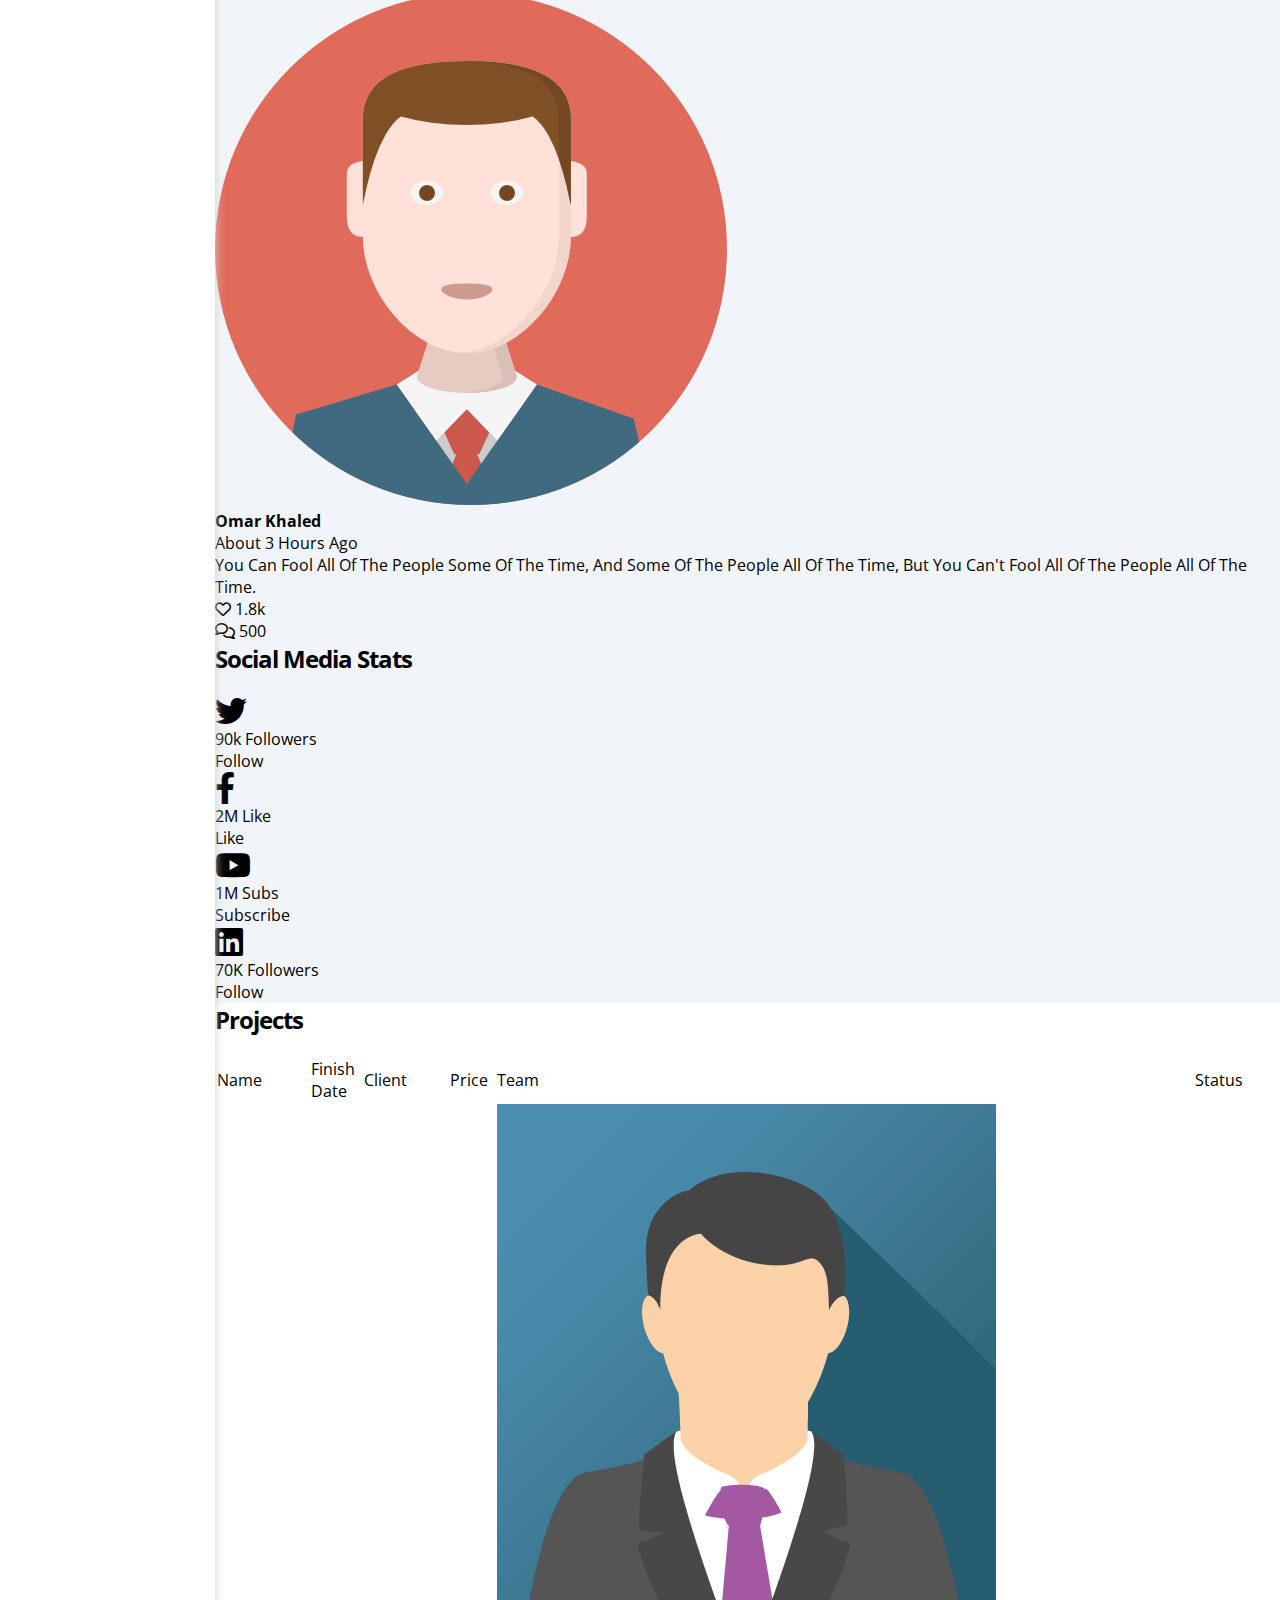
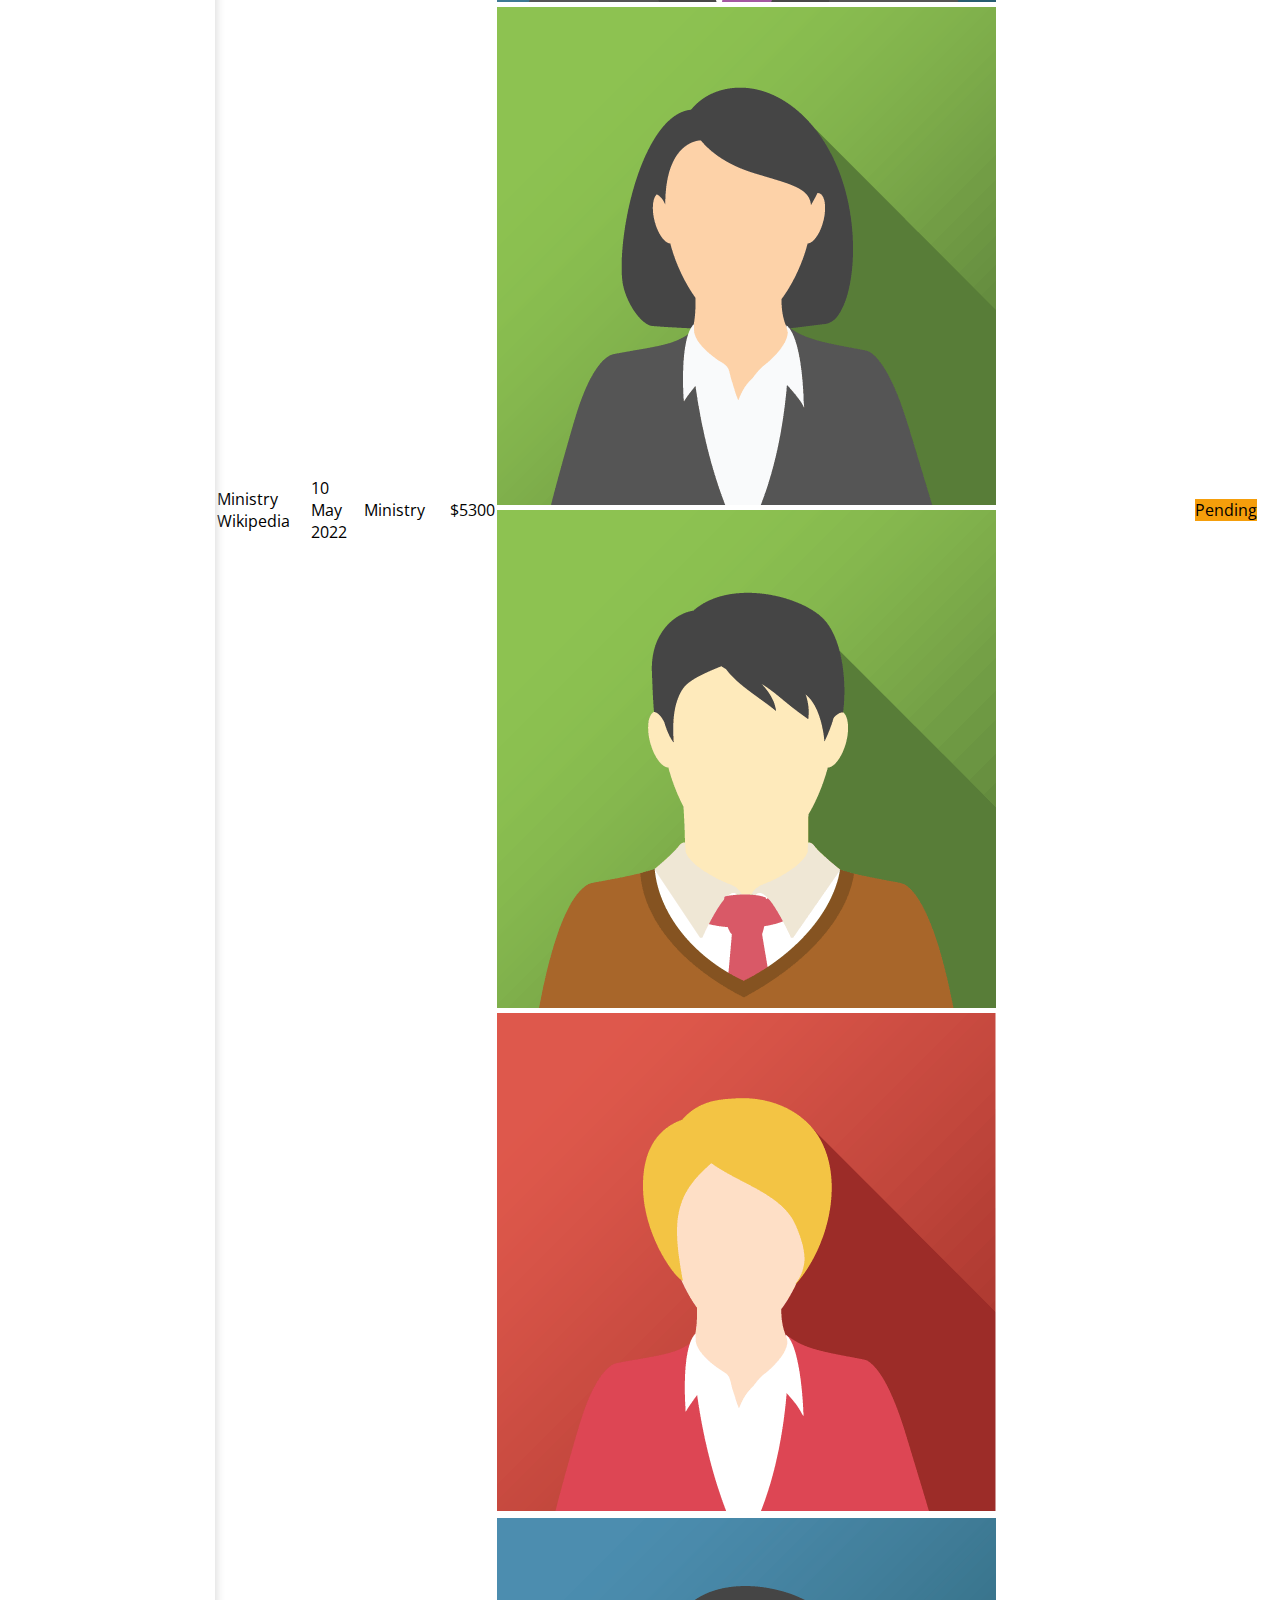
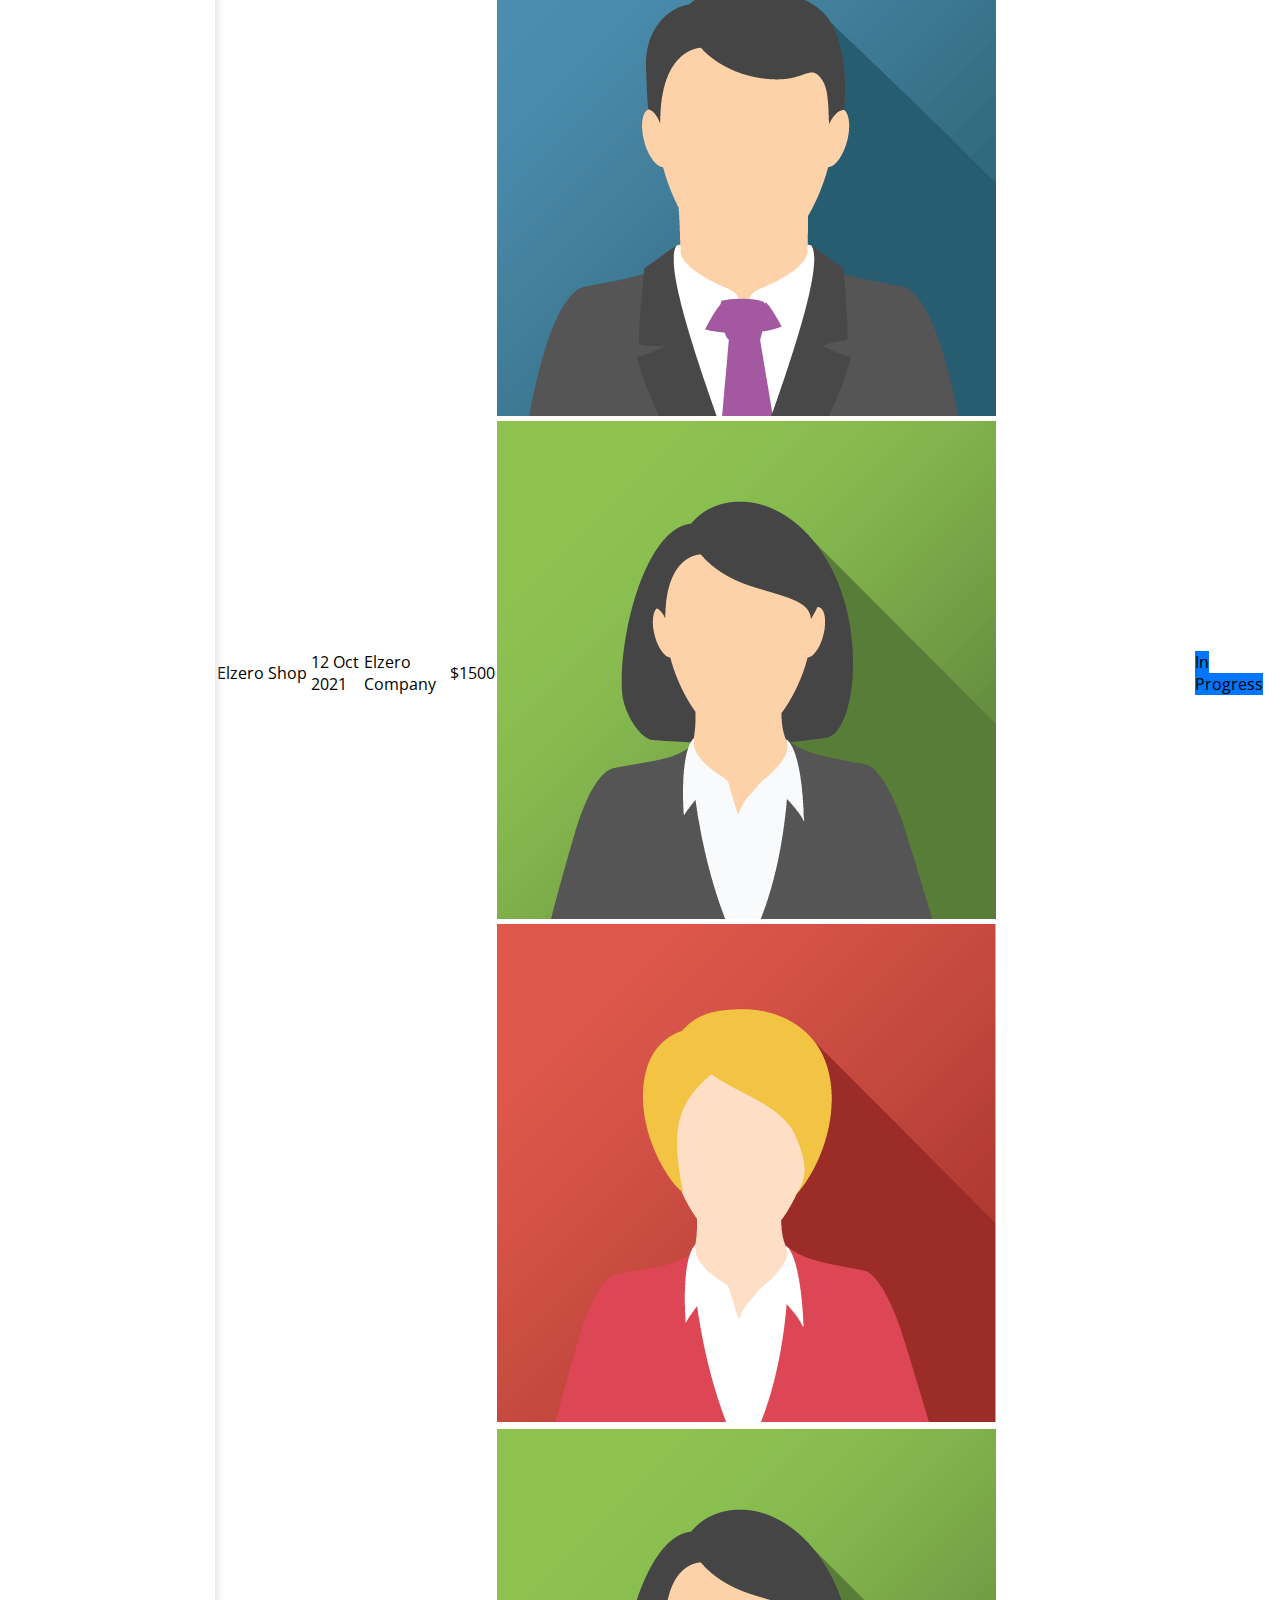
<file: dashboard.html>
<!DOCTYPE html>
<html lang="en">
<head>
  <meta charset="UTF-8">
  <meta http-equiv="X-UA-Compatible" content="IE=edge">
  <meta name="viewport" content="width=device-width, initial-scale=1.0">
  <!-- Main CSS File -->
  <link rel="stylesheet" href="CSS/template-4.css">
  <!-- Font Awesome Icons -->
  <link rel="stylesheet" href="CSS/all.min.css">
  <!-- Google Fonts -->
  <link rel="preconnect" href="https://fonts.googleapis.com">
  <link rel="preconnect" href="https://fonts.gstatic.com" crossorigin>
  <link href="https://fonts.googleapis.com/css2?family=Open+Sans:wght@400;500;600;700;800&display=swap" rel="stylesheet">
  <title>Dashboard</title>
</head>
<body>
  <div class="page">
    <!-- Start SideBar -->
    <div class="sidebar bg-w">
      <div class="logo">
        <a href="dashboard.html">Omar</a>
      </div>
      <ul class="pages">
        <li>
          <a href="index.html" class="active">
            <i class="fa-solid fa-chart-bar"></i>
            <span>Dashboard</span>
          </a>
        </li>
        <li>
          <a href="settings.html">
            <i class="fa-sharp fa-solid fa-gear"></i>
            <span>Settings</span>
          </a>
        </li>
        <li>
          <a href="#">
            <i class="fa-regular fa-user"></i>
            <span>Profile</span>
          </a>
        </li>
        <li>
          <a href="#">
            <i class="fa-solid fa-diagram-project"></i>
            <span>Projects</span>
          </a>
        </li>
        <li>
          <a href="#">
            <i class="fa-solid fa-graduation-cap"></i>
            <span>Courses</span>
          </a>
        </li>
        <li>
          <a href="#">
            <i class="fa-regular fa-circle-user"></i>
            <span>Friends</span>
          </a>
        </li>
        <li>
          <a href="#">
            <i class="fa-regular fa-file"></i>
            <span>Files</span>
          </a>
        </li>
        <li>
          <a href="#">
            <i class="fa-regular fa-credit-card"></i>
            <span>Plans</span>
          </a>
        </li>
      </ul>
    </div>
    <!-- End SideBar -->
    <div class="page-content">
      <!-- Start Header -->
      <div class="header bg-w">
        <div class="search">
          <i class="fa-solid fa-magnifying-glass"></i>
          <input type="text" placeholder="Type A Keyword">
        </div>
        <div class="notifications">
          <span class="icon">
            <i class="fa-regular fa-bell fa-lg"></i>
          </span>
          <img src="Images/avatar-header.png" alt="">
        </div>
      </div>
      <!-- End Header -->
      <!-- Start Dashboard -->
      <div class="dashboard">
        <div class="section-title ">
          <h1>Dashboard</h1>
        </div>
        <div class="container">
          <div class="card welcome">
            <div class="card-header">
              <div class="welcome-title">
                <h2>Welcome</h2>
                <span>Omar</span>
              </div>
              <img src="Images/welcome-section.png" alt="">
            </div>
            <img src="Images/avatar-header.png" class="avatar" alt="">
              <div class="content">
                <div>
                  Omar Khaled
                  <span>Developer</span>
                </div>
                <div>
                  80
                  <span>Projects</span>
                </div>
                <div>
                  $8500
                  <span>Earned</span>
                </div>
              </div>
            <a href="#" class="profile-btn bg-b">Profile</a>
          </div>
          <div class="card draft">
            <div class="card-title-s">
              <h2>Quick Draft</h2>
              <span>Write A Draft For Your Ideas</span>
            </div>
            <input type="text" class="input title" name="title" placeholder="Title">
            <textarea name="thoughts" class="input thoughts" placeholder="Your Thoughts"></textarea>
            <a href="#" class="save-btn bg-b">Save</a>
          </div>
          <div class="card targets">
            <div class="card-title-s">
              <h2>Yearly Targets</h2>
              <span>Targets Of The Year</span>
            </div>
            <div class="numbers money">
              <div class="symbol">
                <i class="fa-solid fa-dollar-sign fa-lg c-b"></i>
              </div>
              <div class="progress">
                <span class="title">Money</span>
                <span class="number">$20.000</span>
                <div class="progress-bar" data-progress="80%">
                  <span class="bg-b" style="width: 80%;" data-progress="80%"></span>
                </div>
              </div>
            </div>
            <div class="numbers project">
              <div class="symbol">
                <i class="fa-solid fa-code fa-lg c-o"></i>
              </div>
              <div class="progress">
                <span class="title">Projects</span>
                <span class="number">24</span>
                <div class="progress-bar">
                  <span class="bg-o" style="width: 55%;" data-progress="55%"></span>
                </div>
              </div>
            </div>
            <div class="numbers team">
              <div class="symbol">
                <i class="fa-solid fa-user fa-lg c-g"></i>
              </div>
              <div class="progress">
                <span class="title">Team</span>
                <span class="number">12</span>
                <div class="progress-bar">
                  <span class="bg-g" style="width: 75%;" data-progress="75%"></span>
                </div>
              </div>
            </div>
          </div>
          <div class="card stats">
            <div class="card-title-s">
              <h2>Tickets Statistics</h2>
              <span>Everything About Support Tickets</span>
            </div>
            <div class="content">
              <div>
                <i class="fa-regular fa-rectangle-list fa-2x c-o"></i>
                <span>2500</span>
                Total
              </div>
              <div>
                <i class="fa-solid fa-spinner fa-2x c-b"></i>
                <span>500</span>
                Pending
              </div>
              <div>
                <i class="fa-regular fa-circle-check fa-2x c-g"></i>
                <span>2500</span>
                Total
              </div>
              <div>
                <i class="fa-regular fa-rectangle-xmark fa-2x c-r"></i>
                <span>2500</span>
                Total
              </div>
            </div>
          </div>
          <div class="card news">
            <h2 class="card-title">Latest News</h2>
            <div class="info">
              <img src="Images/news-01.png" alt="">
              <div class="details">
                <div class="news-info">
                  <h3>Created SASS Section</h3>
                  <span>New SASS Examples & Tutorials</span>
                </div>
                <div class="time">3 Days Ago</div>
              </div>
            </div>
            <div class="info">
              <img src="Images/news-02.png" alt="">
              <div class="details">
                <div class="news-info">
                  <h3>Changed The Design</h3>
                  <span>A Brand New Website Design</span>
                </div>
                <div class="time">5 Days Ago</div>
              </div>
            </div>
            <div class="info">
              <img src="Images/news-03.png" alt="">
              <div class="details">
                <div class="news-info">
                  <h3>Team Increased</h3>
                  <span>3 Developers Joined The Teams</span>
                </div>
                <div class="time">7 Days Ago</div>
              </div>
            </div>
            <div class="info">
              <img src="Images/news-04.png" alt="">
              <div class="details">
                <div class="news-info">
                  <h3>Added Payment Gateway</h3>
                  <span>Many New Payment Gateways Added</span>
                </div>
                <div class="time">9 Days Ago</div>
              </div>
            </div>
          </div>
          <div class="card tasks">
            <h2 class="card-title">Latest Tasks</h2>
            <div class="info">
              <div class="task-info">
                <h3>Record One New Video</h3>
                <span>Record Python Create Exe Project</span>
              </div>
              <i class="fa-regular fa-trash-can"></i>
            </div>
            <div class="info">
              <div class="task-info">
                <h3>Write Article</h3>
                <span>Write Low Level vs High Level Languages</span>
              </div>
              <i class="fa-regular fa-trash-can"></i>
            </div>
            <div class="info">
              <div class="task-info">
                <h3>Finish Project</h3>
                <span>Publish Academy Programming Project</span>
              </div>
              <i class="fa-regular fa-trash-can"></i>
            </div>
            <div class="info special">
              <div class="task-info">
                <h3>Attend The Meeting</h3>
                <span>Attend The Project Business Analysis Meeting</span>
              </div>
              <i class="fa-regular fa-trash-can"></i>
            </div>
            <div class="info">
              <div class="task-info">
                <h3>Finish Lesson</h3>
                <span>Finish Teaching Flex Box</span>
              </div>
              <i class="fa-regular fa-trash-can"></i>
            </div>
          </div>
          <div class="card search">
            <h2 class="card-title">Top Search Items</h2>
            <div class="table-header">
              <div>Keyword</div>
              <div>Search Count</div>
            </div>
            <div class="item">
              <span>Programming</span>
              <span>220</span>
            </div>
            <div class="item">
              <span>Javascript</span>
              <span>180</span>
            </div>
            <div class="item">
              <span>PHP</span>
              <span>160</span>
            </div>
            <div class="item">
              <span>Code</span>
              <span>145</span>
            </div>
            <div class="item">
              <span>Design</span>
              <span>110</span>
            </div>
            <div class="item">
              <span>Logic</span>
              <span>95</span>
            </div>
          </div>
          <div class="card uploads">
            <h2 class="card-title">Latest Uploads</h2>
            <div class="up">
              <img src="Images/pdf.svg" alt="">
              <div class="info">
                <div class="file-name">
                  <p>my-file.pdf</p>
                  <span>Omar</span>
                </div>
                <div class="space">2.9mb</div>
              </div>
            </div>
            <div class="up">
              <img src="Images/pdf.svg" alt="">
              <div class="info">
                <div class="file-name">
                  <p>my-file.pdf</p>
                  <span>Omar</span>
                </div>
                <div class="space">2.9mb</div>
              </div>
            </div>
            <div class="up">
              <img src="Images/pdf.svg" alt="">
              <div class="info">
                <div class="file-name">
                  <p>my-file.pdf</p>
                  <span>Omar</span>
                </div>
                <div class="space">2.9mb</div>
              </div>
            </div>
            <div class="up">
              <img src="Images/pdf.svg" alt="">
              <div class="info">
                <div class="file-name">
                  <p>my-file.pdf</p>
                  <span>Omar</span>
                </div>
                <div class="space">2.9mb</div>
              </div>
            </div>
            <div class="up">
              <img src="Images/pdf.svg" alt="">
              <div class="info">
                <div class="file-name">
                  <p>my-file.pdf</p>
                  <span>Omar</span>
                </div>
                <div class="space">2.9mb</div>
              </div>
            </div>
            <div class="up">
              <img src="Images/pdf.svg" alt="">
              <div class="info">
                <div class="file-name">
                  <p>my-file.pdf</p>
                  <span>Omar</span>
                </div>
                <div class="space">2.9mb</div>
              </div>
            </div>
          </div>
          <div class="card projects">
            <h2 class="card-title">Last Project Progress</h2>
            <ul class="progress">
              <li>
                <div></div>
                Got The Project
              </li>
              <li>
                <div></div>
                Started The Project
              </li>
              <li>
                <div></div>
                The Project About To Finish
              </li>
              <li class="active">
                <div></div>
                Test The Project
              </li>
              <li class="finished">
                <div></div>
                Finish The Project & Get Money
              </li>
            </ul>
            <img src="Images/project.png" alt="">
          </div>
          <div class="card reminders">
            <h2 class="card-title">Reminders</h2>
            <ul class="reminders-list">
              <li>
                <div class="dot bg-b"></div>
                <div class="info">
                  <p>Check My Tasks List</p>
                  <span>28/09/2022 - 12:00am</span>
                </div>
              </li>
              <li>
                <div class="dot bg-g"></div>
                <div class="info">
                  <p>Check My Tasks List</p>
                  <span>28/09/2022 - 12:00am</span>
                </div>
              </li>
              <li>
                <div class="dot bg-o"></div>
                <div class="info">
                  <p>Check My Tasks List</p>
                  <span>28/09/2022 - 12:00am</span>
                </div>
              </li>
              <li>
                <div class="dot bg-r"></div>
                <div class="info">
                  <p>Check My Tasks List</p>
                  <span>28/09/2022 - 12:00am</span>
                </div>
              </li>
            </ul>
          </div>
          <div class="card post">
            <h2 class="card-title">Latest Post</h2>
            <div class="user">
              <img src="Images/avatar-header.png" alt="">
              <div class="user-info">
                <h4>Omar Khaled</h4>
                <span>About 3 Hours Ago</span>
              </div>
            </div>
            <p class="post-content">
              You Can Fool All Of The People Some Of The Time, And Some Of The People All Of The Time, But You Can't Fool All Of The People All Of The Time.
            </p>
            <div class="reaction">
              <div>
                <i class="fa-regular fa-heart"></i>
                <span>1.8k</span>
              </div>
              <div>
                <i class="fa-regular fa-comments"></i>
                <span>500</span>
              </div>
            </div>
          </div>
          <div class="card social">
            <h2 class="card-title">Social Media Stats</h2>
            <div class="app twitter">
              <div class="logo">
                <i class="fa-brands fa-twitter fa-2x"></i>
              </div>
              <div class="stats">
                <span>90k Followers</span>
                <div class="social-btn">Follow</div>
              </div>
            </div>
            <div class="app facebook">
              <div class="logo">
                <i class="fa-brands fa-facebook-f fa-2x"></i>
              </div>
              <div class="stats">
                <span>2M Like</span>
                <div class="social-btn">Like</div>
              </div>
            </div>
            <div class="app youtube">
              <div class="logo">
                <i class="fa-brands fa-youtube fa-2x"></i>
              </div>
              <div class="stats">
                <span>1M Subs</span>
                <div class="social-btn">Subscribe</div>
              </div>
            </div>
            <div class="app linkedin">
              <div class="logo">
                <i class="fa-brands fa-linkedin fa-2x"></i>
              </div>
              <div class="stats">
                <span>70K Followers</span>
                <div class="social-btn">Follow</div>
              </div>
            </div>
          </div> 
        </div>
        <!-- Start Project Table -->
        <div class="projects-table bg-w">
          <h2 class="card-title">Projects</h2>
          <div class="table">
            <table>
              <thead>
                <tr>
                  <td>Name</td>
                  <td>Finish Date</td>
                  <td>Client</td>
                  <td>Price</td>
                  <td>Team</td>
                  <td>Status</td>
                </tr>
              </thead>
              <tbody>
                <tr>
                  <td>Ministry Wikipedia</td>
                  <td>10 May 2022</td>
                  <td>Ministry</td>
                  <td>$5300</td>
                  <td>
                    <img src="Images/team-01.png" alt="">
                    <img src="Images/team-02.png" alt="">
                    <img src="Images/team-03.png" alt="">
                    <img src="Images/team-04.png" alt="">
                  </td>
                  <td>
                    <span class="status bg-o">Pending</span>
                  </td>
                </tr>
                <tr>
                  <td>Elzero Shop</td>
                  <td>12 Oct 2021</td>
                  <td>Elzero Company</td>
                  <td>$1500</td>
                  <td>
                    <img src="Images/team-01.png" alt="">
                    <img src="Images/team-02.png" alt="">
                    <img src="Images/team-04.png" alt="">
                  </td>
                  <td>
                    <span class="status bg-b">In Progress</span>
                  </td>
                </tr>
                <tr>
                  <td>Bouba App</td>
                  <td>05 Sep 2021</td>
                  <td>Bouba</td>
                  <td>$800</td>
                  <td>
                    <img src="Images/team-02.png" alt="">
                    <img src="Images/team-03.png" alt="">
                  </td>
                  <td>
                    <span class="status bg-g">Completed</span>
                  </td>
                </tr>
                <tr>
                  <td>Mahmoud Website</td>
                  <td>22 May 2021</td>
                  <td>Mahmoud</td>
                  <td>$600</td>
                  <td>
                    <img src="Images/team-01.png" alt="">
                    <img src="Images/team-02.png" alt="">
                  </td>
                  <td>
                    <span class="status bg-g">Completed</span>
                  </td>
                </tr>
                <tr>
                  <td>Sayed Website</td>
                  <td>24 May 2021</td>
                  <td>Sayed</td>
                  <td>$300</td>
                  <td>
                    <img src="Images/team-01.png" alt="">
                    <img src="Images/team-03.png" alt="">
                  </td>
                  <td>
                    <span class="status bg-r">Rejected</span>
                  </td>
                </tr>
                <tr>
                  <td>Arena Application</td>
                  <td>01 Mar 2021</td>
                  <td>Arena Company</td>
                  <td>$2600</td>
                  <td>
                    <img src="Images/team-01.png" alt="">
                    <img src="Images/team-02.png" alt="">
                    <img src="Images/team-03.png" alt="">
                    <img src="Images/team-05.png" alt="">
                  </td>
                  <td>
                    <span class="status bg-g">Completed</span>
                  </td>
                </tr>
              </tbody>
            </table>
          </div>
        </div>
        <!-- End Project Table -->
      </div>
      <!-- End Dashboard -->
    </div>
  </div>
</body>
</html>
</file>
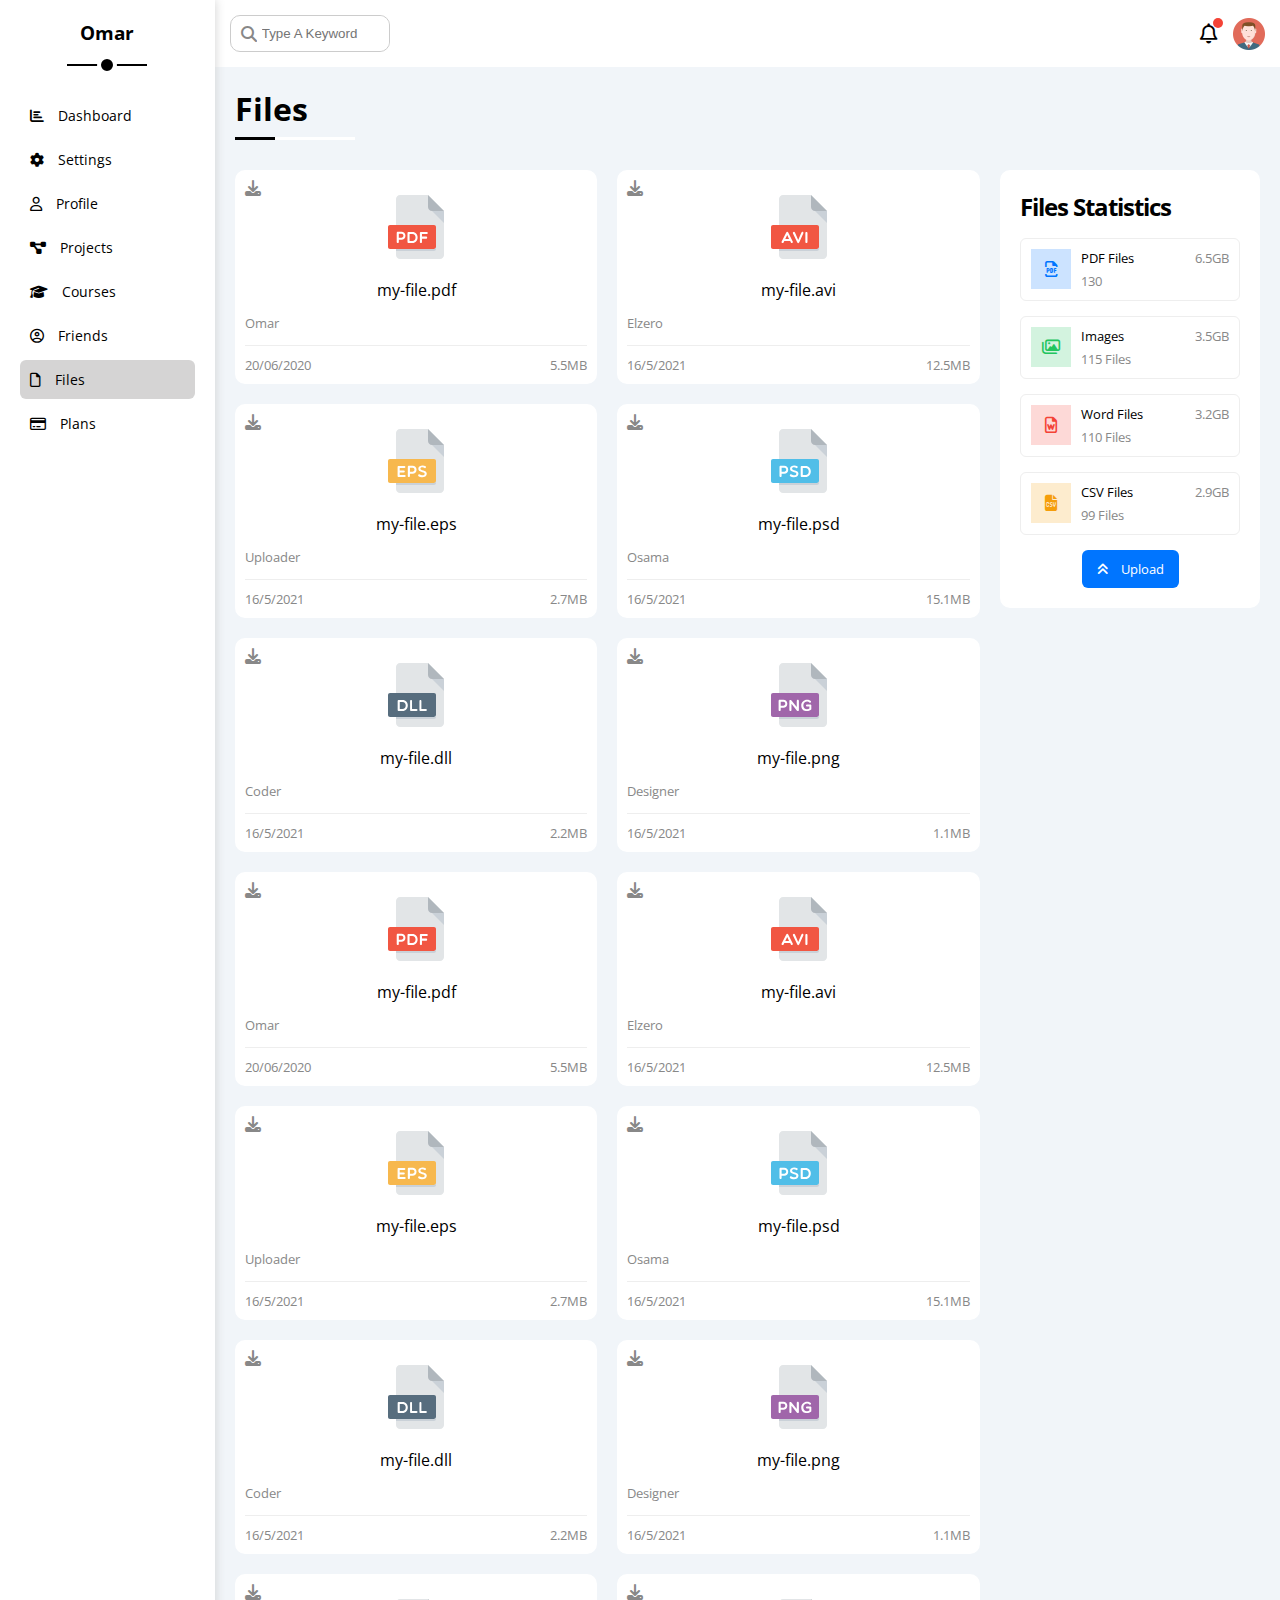
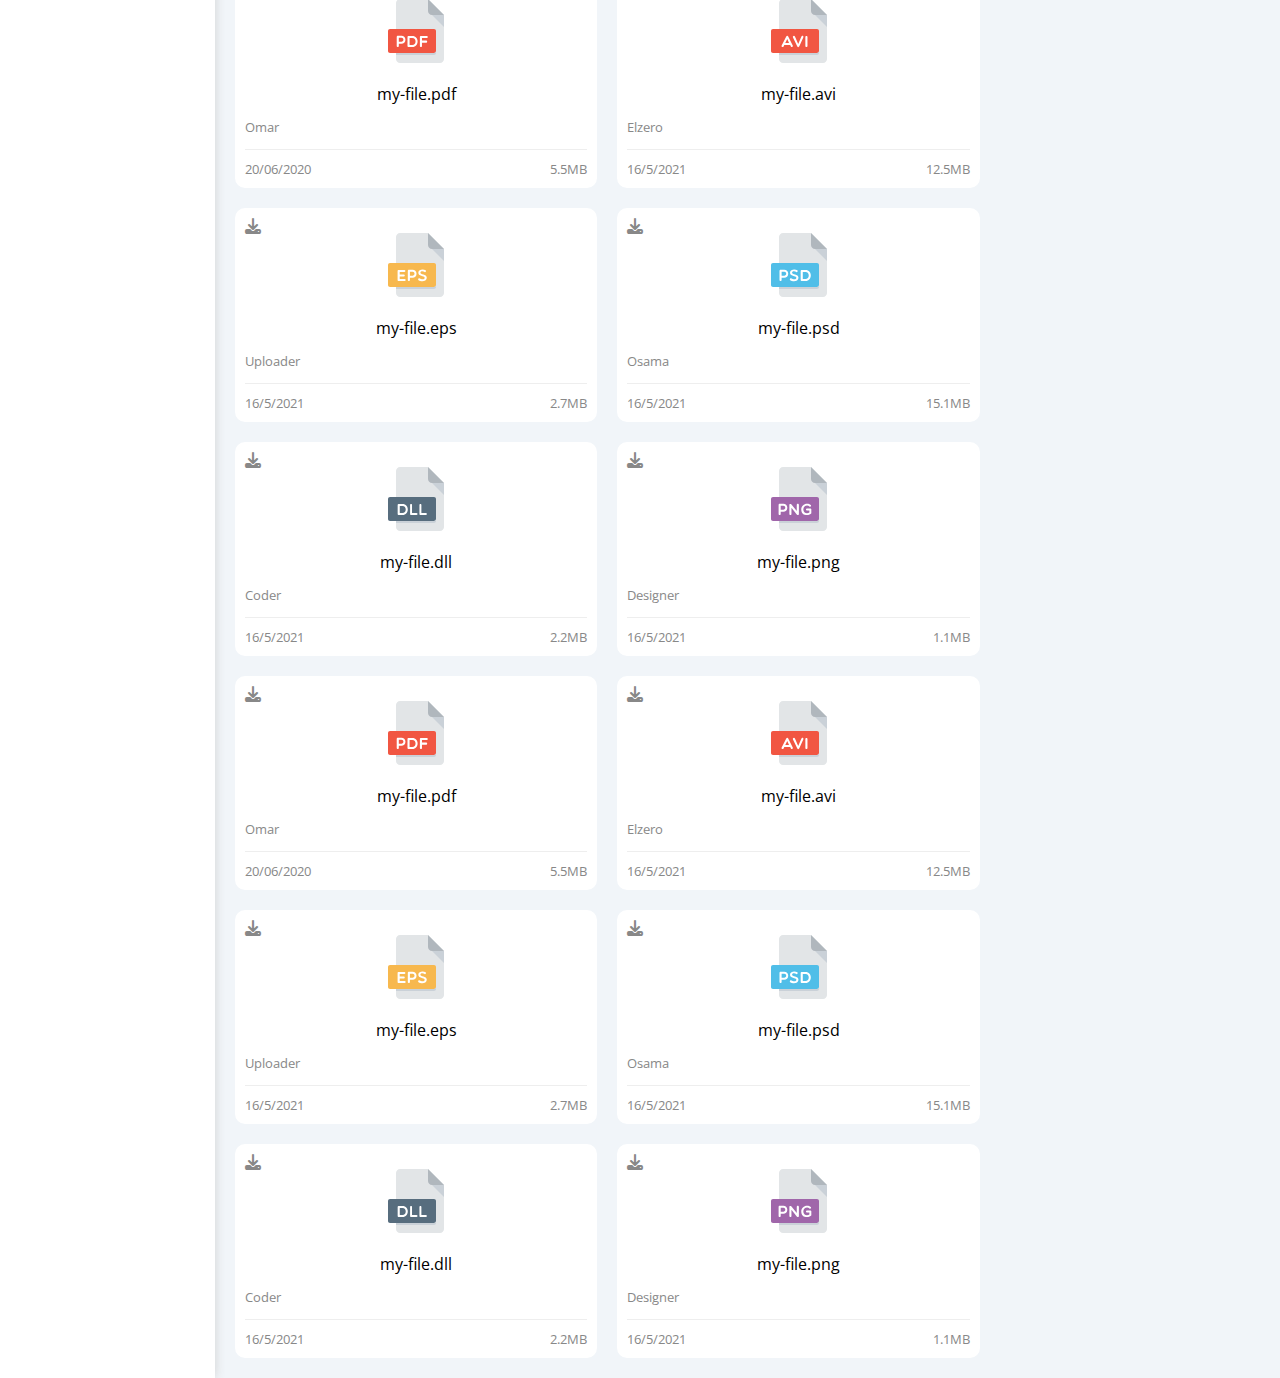
<file: files.html>
<!DOCTYPE html>
<html lang="en">
<head>
  <meta charset="UTF-8">
  <meta http-equiv="X-UA-Compatible" content="IE=edge">
  <meta name="viewport" content="width=device-width, initial-scale=1.0">
  <!-- Main CSS File -->
  <link rel="stylesheet" href="CSS/template-4.css">
  <!-- Font Awesome Icons -->
  <link rel="stylesheet" href="CSS/all.min.css">
  <!-- Google Fonts -->
  <link rel="preconnect" href="https://fonts.googleapis.com">
  <link rel="preconnect" href="https://fonts.gstatic.com" crossorigin>
  <link href="https://fonts.googleapis.com/css2?family=Open+Sans:wght@400;500;600;700;800&display=swap" rel="stylesheet">
  <title>Files</title>
</head>
<body>
  <div class="page">
    <!-- Start SideBar -->
    <div class="sidebar bg-w">
      <div class="logo">
        <a href="index.html">Omar</a>
      </div>
      <ul class="pages">
        <li>
          <a href="index.html">
            <i class="fa-solid fa-chart-bar "></i>
            <span>Dashboard</span>
          </a>
        </li>
        <li>
          <a href="settings.html">
            <i class="fa-sharp fa-solid fa-gear"></i>
            <span>Settings</span>
          </a>
        </li>
        <li>
          <a href="profile.html">
            <i class="fa-regular fa-user"></i>
            <span>Profile</span>
          </a>
        </li>
        <li>
          <a href="projects.html">
            <i class="fa-solid fa-diagram-project" ></i>
            <span>Projects</span>
          </a>
        </li>
        <li>
          <a href="courses.html">
            <i class="fa-solid fa-graduation-cap"></i>
            <span>Courses</span>
          </a>
        </li>
        <li>
          <a href="friends.html">
            <i class="fa-regular fa-circle-user"></i>
            <span>Friends</span>
          </a>
        </li>
        <li>
          <a href="files.html" class="active">
            <i class="fa-regular fa-file fa-beat" style="--fa-beat-scale: 1.2; --fa-animation-duration: 2s;"></i>
            <span>Files</span>
          </a>
        </li>
        <li>
          <a href="plans.html">
            <i class="fa-regular fa-credit-card"></i>
            <span>Plans</span>
          </a>
        </li>
      </ul>
    </div>
    <!-- End SideBar -->
    <div class="page-content">
      <!-- Start Header -->
      <div class="header bg-w">
        <div class="search">
          <i class="fa-solid fa-magnifying-glass"></i>
          <input type="text" placeholder="Type A Keyword">
        </div>
        <div class="notifications">
          <span class="icon">
            <i class="fa-regular fa-bell fa-lg"></i>
          </span>
          <img src="Images/avatar-header.png" alt="">
        </div>
      </div>
      <!-- End Header -->
      <!-- Start Files -->
      <div class="files-page">
        <div class="section-title ">
          <h1>Files</h1>
        </div>
        <div class="container">
          <div class="files-container">
            <div class="box bg-w">
              <i class="fa-solid fa-download c-grey"></i>
              <div class="info">
                <img src="Images/pdf.svg" alt="">
                <span>my-file.pdf</span>
              </div>
              <span class="name c-grey">Omar</span>
              <div class="date c-grey">
                <span>20/06/2020</span>
                <span>5.5MB</span>
              </div>
            </div>
            <div class="box bg-w">
              <i class="fa-solid fa-download c-grey"></i>
              <div class="info">
                <img src="Images/avi.svg" alt="">
                <span>my-file.avi</span>
              </div>
              <span class="name c-grey">Elzero</span>
              <div class="date c-grey">
                <span>16/5/2021</span>
                <span>12.5MB</span>
              </div>
            </div>
            <div class="box bg-w">
              <i class="fa-solid fa-download c-grey"></i>
              <div class="info">
                <img src="Images/eps.svg" alt="">
                <span>my-file.eps</span>
              </div>
              <span class="name c-grey">Uploader</span>
              <div class="date c-grey">
                <span>16/5/2021</span>
                <span>2.7MB</span>
              </div>
            </div>
            <div class="box bg-w">
              <i class="fa-solid fa-download c-grey"></i>
              <div class="info">
                <img src="Images/psd.svg" alt="">
                <span>my-file.psd</span>
              </div>
              <span class="name c-grey">Osama</span>
              <div class="date c-grey">
                <span>16/5/2021</span>
                <span>15.1MB</span>
              </div>
            </div>
            <div class="box bg-w">
              <i class="fa-solid fa-download c-grey"></i>
              <div class="info">
                <img src="Images/dll.svg" alt="">
                <span>my-file.dll</span>
              </div>
              <span class="name c-grey">Coder</span>
              <div class="date c-grey">
                <span>16/5/2021</span>
                <span>2.2MB</span>
              </div>
            </div>
            <div class="box bg-w">
              <i class="fa-solid fa-download c-grey"></i>
              <div class="info">
                <img src="Images/png.svg" alt="">
                <span>my-file.png</span>
              </div>
              <span class="name c-grey">Designer</span>
              <div class="date c-grey">
                <span>16/5/2021</span>
                <span>1.1MB</span>
              </div>
            </div>
            <div class="box bg-w">
              <i class="fa-solid fa-download c-grey"></i>
              <div class="info">
                <img src="Images/pdf.svg" alt="">
                <span>my-file.pdf</span>
              </div>
              <span class="name c-grey">Omar</span>
              <div class="date c-grey">
                <span>20/06/2020</span>
                <span>5.5MB</span>
              </div>
            </div>
            <div class="box bg-w">
              <i class="fa-solid fa-download c-grey"></i>
              <div class="info">
                <img src="Images/avi.svg" alt="">
                <span>my-file.avi</span>
              </div>
              <span class="name c-grey">Elzero</span>
              <div class="date c-grey">
                <span>16/5/2021</span>
                <span>12.5MB</span>
              </div>
            </div>
            <div class="box bg-w">
              <i class="fa-solid fa-download c-grey"></i>
              <div class="info">
                <img src="Images/eps.svg" alt="">
                <span>my-file.eps</span>
              </div>
              <span class="name c-grey">Uploader</span>
              <div class="date c-grey">
                <span>16/5/2021</span>
                <span>2.7MB</span>
              </div>
            </div>
            <div class="box bg-w">
              <i class="fa-solid fa-download c-grey"></i>
              <div class="info">
                <img src="Images/psd.svg" alt="">
                <span>my-file.psd</span>
              </div>
              <span class="name c-grey">Osama</span>
              <div class="date c-grey">
                <span>16/5/2021</span>
                <span>15.1MB</span>
              </div>
            </div>
            <div class="box bg-w">
              <i class="fa-solid fa-download c-grey"></i>
              <div class="info">
                <img src="Images/dll.svg" alt="">
                <span>my-file.dll</span>
              </div>
              <span class="name c-grey">Coder</span>
              <div class="date c-grey">
                <span>16/5/2021</span>
                <span>2.2MB</span>
              </div>
            </div>
            <div class="box bg-w">
              <i class="fa-solid fa-download c-grey"></i>
              <div class="info">
                <img src="Images/png.svg" alt="">
                <span>my-file.png</span>
              </div>
              <span class="name c-grey">Designer</span>
              <div class="date c-grey">
                <span>16/5/2021</span>
                <span>1.1MB</span>
              </div>
            </div>
            <div class="box bg-w">
              <i class="fa-solid fa-download c-grey"></i>
              <div class="info">
                <img src="Images/pdf.svg" alt="">
                <span>my-file.pdf</span>
              </div>
              <span class="name c-grey">Omar</span>
              <div class="date c-grey">
                <span>20/06/2020</span>
                <span>5.5MB</span>
              </div>
            </div>
            <div class="box bg-w">
              <i class="fa-solid fa-download c-grey"></i>
              <div class="info">
                <img src="Images/avi.svg" alt="">
                <span>my-file.avi</span>
              </div>
              <span class="name c-grey">Elzero</span>
              <div class="date c-grey">
                <span>16/5/2021</span>
                <span>12.5MB</span>
              </div>
            </div>
            <div class="box bg-w">
              <i class="fa-solid fa-download c-grey"></i>
              <div class="info">
                <img src="Images/eps.svg" alt="">
                <span>my-file.eps</span>
              </div>
              <span class="name c-grey">Uploader</span>
              <div class="date c-grey">
                <span>16/5/2021</span>
                <span>2.7MB</span>
              </div>
            </div>
            <div class="box bg-w">
              <i class="fa-solid fa-download c-grey"></i>
              <div class="info">
                <img src="Images/psd.svg" alt="">
                <span>my-file.psd</span>
              </div>
              <span class="name c-grey">Osama</span>
              <div class="date c-grey">
                <span>16/5/2021</span>
                <span>15.1MB</span>
              </div>
            </div>
            <div class="box bg-w">
              <i class="fa-solid fa-download c-grey"></i>
              <div class="info">
                <img src="Images/dll.svg" alt="">
                <span>my-file.dll</span>
              </div>
              <span class="name c-grey">Coder</span>
              <div class="date c-grey">
                <span>16/5/2021</span>
                <span>2.2MB</span>
              </div>
            </div>
            <div class="box bg-w">
              <i class="fa-solid fa-download c-grey"></i>
              <div class="info">
                <img src="Images/png.svg" alt="">
                <span>my-file.png</span>
              </div>
              <span class="name c-grey">Designer</span>
              <div class="date c-grey">
                <span>16/5/2021</span>
                <span>1.1MB</span>
              </div>
            </div>
            <div class="box bg-w">
              <i class="fa-solid fa-download c-grey"></i>
              <div class="info">
                <img src="Images/pdf.svg" alt="">
                <span>my-file.pdf</span>
              </div>
              <span class="name c-grey">Omar</span>
              <div class="date c-grey">
                <span>20/06/2020</span>
                <span>5.5MB</span>
              </div>
            </div>
            <div class="box bg-w">
              <i class="fa-solid fa-download c-grey"></i>
              <div class="info">
                <img src="Images/avi.svg" alt="">
                <span>my-file.avi</span>
              </div>
              <span class="name c-grey">Elzero</span>
              <div class="date c-grey">
                <span>16/5/2021</span>
                <span>12.5MB</span>
              </div>
            </div>
            <div class="box bg-w">
              <i class="fa-solid fa-download c-grey"></i>
              <div class="info">
                <img src="Images/eps.svg" alt="">
                <span>my-file.eps</span>
              </div>
              <span class="name c-grey">Uploader</span>
              <div class="date c-grey">
                <span>16/5/2021</span>
                <span>2.7MB</span>
              </div>
            </div>
            <div class="box bg-w">
              <i class="fa-solid fa-download c-grey"></i>
              <div class="info">
                <img src="Images/psd.svg" alt="">
                <span>my-file.psd</span>
              </div>
              <span class="name c-grey">Osama</span>
              <div class="date c-grey">
                <span>16/5/2021</span>
                <span>15.1MB</span>
              </div>
            </div>
            <div class="box bg-w">
              <i class="fa-solid fa-download c-grey"></i>
              <div class="info">
                <img src="Images/dll.svg" alt="">
                <span>my-file.dll</span>
              </div>
              <span class="name c-grey">Coder</span>
              <div class="date c-grey">
                <span>16/5/2021</span>
                <span>2.2MB</span>
              </div>
            </div>
            <div class="box bg-w">
              <i class="fa-solid fa-download c-grey"></i>
              <div class="info">
                <img src="Images/png.svg" alt="">
                <span>my-file.png</span>
              </div>
              <span class="name c-grey">Designer</span>
              <div class="date c-grey">
                <span>16/5/2021</span>
                <span>1.1MB</span>
              </div>
            </div>
          </div>
          <div class="files-stat bg-w">
            <h2 class="card-title">Files Statistics</h2>
            <div class="file">
              <i class="fa-regular fa-lg fa-file-pdf"></i>
              <div class="info">
                <span>PDF Files</span>
                <span class="c-grey">130</span>
              </div>
              <span class="storage c-grey">6.5GB</span>
            </div>
            <div class="file">
              <i class="fa-regular fa-images fa-lg"></i>
              <div class="info">
                <span>Images</span>
                <span class="c-grey">115 Files</span>
              </div>
              <span class="storage c-grey">3.5GB</span>
            </div>
            <div class="file">
              <i class="fa-regular fa-file-word fa-lg"></i>
              <div class="info">
                <span>Word Files</span>
                <span class="c-grey">110 Files</span>
              </div>
              <span class="storage c-grey">3.2GB</span>
            </div>
            <div class="file">
              <i class="fa-solid fa-file-csv fa-lg"></i>
              <div class="info">
                <span>CSV Files</span>
                <span class="c-grey">99 Files</span>
              </div>
              <span class="storage c-grey">2.9GB</span>
            </div>
            <a href="#" class="bg-b">
              <i class="fa-solid fa-angles-up"></i>
              Upload
            </a>
          </div>
        </div>
        
      </div>
      <!-- End Files -->
    </div>
  </div>
</body>
</html>
</file>
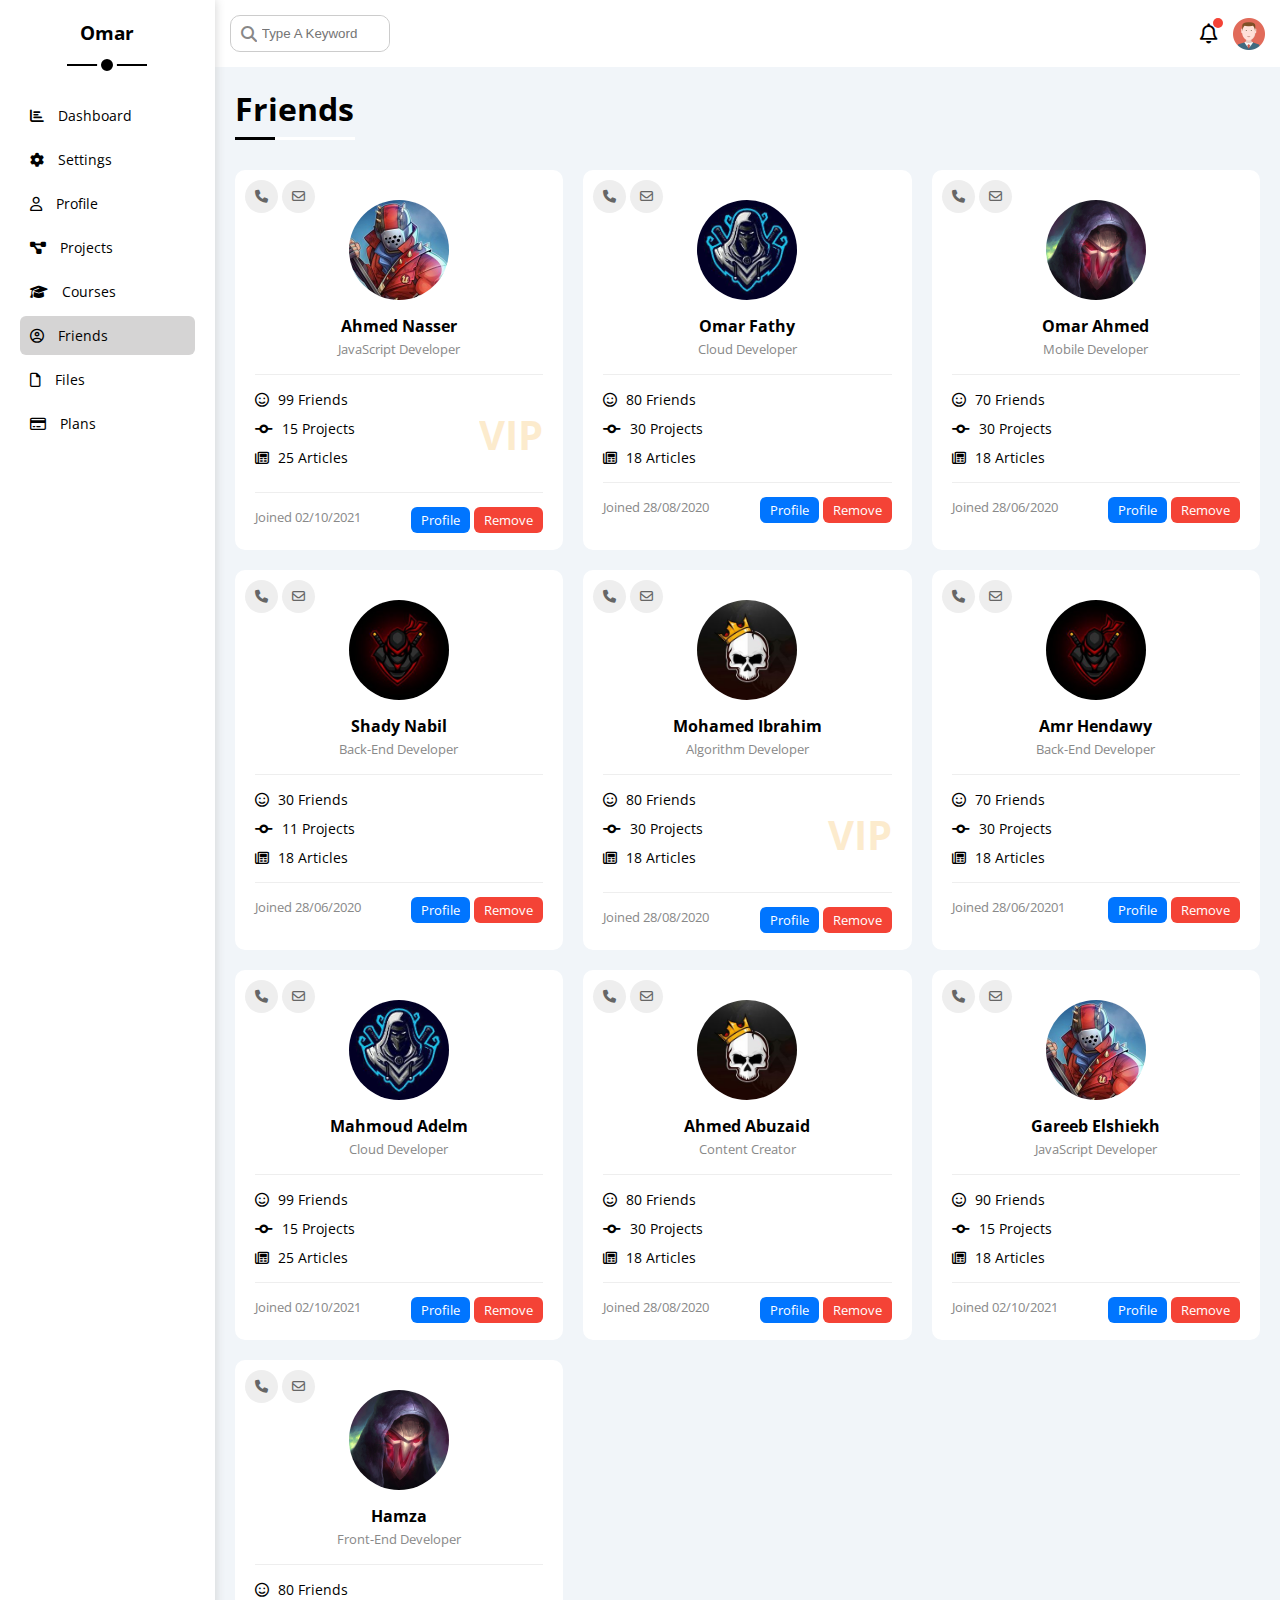
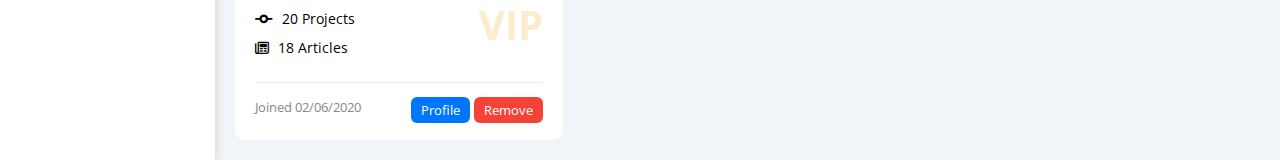
<file: friends.html>
<!DOCTYPE html>
<html lang="en">
<head>
  <meta charset="UTF-8">
  <meta http-equiv="X-UA-Compatible" content="IE=edge">
  <meta name="viewport" content="width=device-width, initial-scale=1.0">
  <!-- Main CSS File -->
  <link rel="stylesheet" href="CSS/template-4.css">
  <!-- Font Awesome Icons -->
  <link rel="stylesheet" href="CSS/all.min.css">
  <!-- Google Fonts -->
  <link rel="preconnect" href="https://fonts.googleapis.com">
  <link rel="preconnect" href="https://fonts.gstatic.com" crossorigin>
  <link href="https://fonts.googleapis.com/css2?family=Open+Sans:wght@400;500;600;700;800&display=swap" rel="stylesheet">
  <title>Friends</title>
</head>
<body>
  <div class="page">
    <!-- Start SideBar -->
    <div class="sidebar bg-w">
      <div class="logo">
        <a href="index.html">Omar</a>
      </div>
      <ul class="pages">
        <li>
          <a href="index.html">
            <i class="fa-solid fa-chart-bar "></i>
            <span>Dashboard</span>
          </a>
        </li>
        <li>
          <a href="settings.html">
            <i class="fa-sharp fa-solid fa-gear"></i>
            <span>Settings</span>
          </a>
        </li>
        <li>
          <a href="profile.html">
            <i class="fa-regular fa-user"></i>
            <span>Profile</span>
          </a>
        </li>
        <li>
          <a href="projects.html">
            <i class="fa-solid fa-diagram-project" ></i>
            <span>Projects</span>
          </a>
        </li>
        <li>
          <a href="courses.html">
            <i class="fa-solid fa-graduation-cap"></i>
            <span>Courses</span>
          </a>
        </li>
        <li>
          <a href="friends.html" class="active">
            <i class="fa-regular fa-circle-user fa-beat" style="--fa-beat-scale: 1.2; --fa-animation-duration: 2s;"></i>
            <span>Friends</span>
          </a>
        </li>
        <li>
          <a href="files.html">
            <i class="fa-regular fa-file"></i>
            <span>Files</span>
          </a>
        </li>
        <li>
          <a href="plans.html">
            <i class="fa-regular fa-credit-card"></i>
            <span>Plans</span>
          </a>
        </li>
      </ul>
    </div>
    <!-- End SideBar -->
    <div class="page-content">
      <!-- Start Header -->
      <div class="header bg-w">
        <div class="search">
          <i class="fa-solid fa-magnifying-glass"></i>
          <input type="text" placeholder="Type A Keyword">
        </div>
        <div class="notifications">
          <span class="icon">
            <i class="fa-regular fa-bell fa-lg"></i>
          </span>
          <img src="Images/avatar-header.png" alt="">
        </div>
      </div>
      <!-- End Header -->
      <!-- Start Friends -->
      <div class="friends-page">
        <div class="section-title ">
          <h1>Friends</h1>
        </div>
        <div class="container">
          <div class="card bg-w">
            <div class="contact">
              <i class="fa-solid fa-phone"></i>
              <i class="fa-regular fa-envelope"></i>
            </div>
            <div class="details">
              <img src="Images/friend-01.jpg" alt="">
              <h4>Ahmed Nasser</h4>
              <span class="c-grey">JavaScript Developer</span>
            </div>
            <div class="info">
              <div>
                <i class="fa-regular fa-face-smile"></i>
                <span>99 Friends</span>
              </div>
              <div>
                <i class="fa-solid fa-code-commit"></i>
                <span>15 Projects</span>
              </div>
              <div>
                <i class="fa-regular fa-newspaper"></i>
                <span>25 Articles</span>
              </div>
              <div class="vip c-o">VIP</div>
            </div>
            <div class="date">
              <span class="c-grey">Joined 02/10/2021</span>
              <div class="btns">
                <a href="#" class="bg-b">Profile</a>
                <a href="#" class="bg-r">Remove</a>
              </div>
            </div>
          </div>
          <div class="card bg-w">
            <div class="contact">
              <i class="fa-solid fa-phone"></i>
              <i class="fa-regular fa-envelope"></i>
            </div>
            <div class="details">
              <img src="Images/friend-02.jpg" alt="">
              <h4>Omar Fathy</h4>
              <span class="c-grey">Cloud Developer</span>
            </div>
            <div class="info">
              <div>
                <i class="fa-regular fa-face-smile"></i>
                <span>80 Friends</span>
              </div>
              <div>
                <i class="fa-solid fa-code-commit"></i>
                <span>30 Projects</span>
              </div>
              <div>
                <i class="fa-regular fa-newspaper"></i>
                <span>18 Articles</span>
              </div>
            </div>
            <div class="date">
              <span class="c-grey">Joined 28/08/2020</span>
              <div class="btns">
                <a href="#" class="bg-b">Profile</a>
                <a href="#" class="bg-r">Remove</a>
              </div>
            </div>
          </div>
          <div class="card bg-w">
            <div class="contact">
              <i class="fa-solid fa-phone"></i>
              <i class="fa-regular fa-envelope"></i>
            </div>
            <div class="details">
              <img src="Images/friend-03.jpg" alt="">
              <h4>Omar Ahmed</h4>
              <span class="c-grey">Mobile Developer</span>
            </div>
            <div class="info">
              <div>
                <i class="fa-regular fa-face-smile"></i>
                <span>70 Friends</span>
              </div>
              <div>
                <i class="fa-solid fa-code-commit"></i>
                <span>30 Projects</span>
              </div>
              <div>
                <i class="fa-regular fa-newspaper"></i>
                <span>18 Articles</span>
              </div>
            </div>
            <div class="date">
              <span class="c-grey">Joined 28/06/2020</span>
              <div class="btns">
                <a href="#" class="bg-b">Profile</a>
                <a href="#" class="bg-r">Remove</a>
              </div>
            </div>
          </div>
          <div class="card bg-w">
            <div class="contact">
              <i class="fa-solid fa-phone"></i>
              <i class="fa-regular fa-envelope"></i>
            </div>
            <div class="details">
              <img src="Images/friend-04.jpg" alt="">
              <h4>Shady Nabil</h4>
              <span class="c-grey">Back-End Developer</span>
            </div>
            <div class="info">
              <div>
                <i class="fa-regular fa-face-smile"></i>
                <span>30 Friends</span>
              </div>
              <div>
                <i class="fa-solid fa-code-commit"></i>
                <span>11 Projects</span>
              </div>
              <div>
                <i class="fa-regular fa-newspaper"></i>
                <span>18 Articles</span>
              </div>
            </div>
            <div class="date">
              <span class="c-grey">Joined 28/06/2020</span>
              <div class="btns">
                <a href="#" class="bg-b">Profile</a>
                <a href="#" class="bg-r">Remove</a>
              </div>
            </div>
          </div>
          <div class="card bg-w">
            <div class="contact">
              <i class="fa-solid fa-phone"></i>
              <i class="fa-regular fa-envelope"></i>
            </div>
            <div class="details">
              <img src="Images/friend-05.jpg" alt="">
              <h4>Mohamed Ibrahim</h4>
              <span class="c-grey">Algorithm  Developer</span>
            </div>
            <div class="info">
              <div>
                <i class="fa-regular fa-face-smile"></i>
                <span>80 Friends</span>
              </div>
              <div>
                <i class="fa-solid fa-code-commit"></i>
                <span>30 Projects</span>
              </div>
              <div>
                <i class="fa-regular fa-newspaper"></i>
                <span>18 Articles</span>
              </div>
              <div class="vip c-o">VIP</div>
            </div>
            <div class="date">
              <span class="c-grey">Joined 28/08/2020</span>
              <div class="btns">
                <a href="#" class="bg-b">Profile</a>
                <a href="#" class="bg-r">Remove</a>
              </div>
            </div>
          </div>
          <div class="card bg-w">
            <div class="contact">
              <i class="fa-solid fa-phone"></i>
              <i class="fa-regular fa-envelope"></i>
            </div>
            <div class="details">
              <img src="Images/friend-04.jpg" alt="">
              <h4>Amr Hendawy</h4>
              <span class="c-grey">Back-End Developer</span>
            </div>
            <div class="info">
              <div>
                <i class="fa-regular fa-face-smile"></i>
                <span>70 Friends</span>
              </div>
              <div>
                <i class="fa-solid fa-code-commit"></i>
                <span>30 Projects</span>
              </div>
              <div>
                <i class="fa-regular fa-newspaper"></i>
                <span>18 Articles</span>
              </div>
            </div>
            <div class="date">
              <span class="c-grey">Joined 28/06/20201</span>
              <div class="btns">
                <a href="#" class="bg-b">Profile</a>
                <a href="#" class="bg-r">Remove</a>
              </div>
            </div>
          </div>
          <div class="card bg-w">
            <div class="contact">
              <i class="fa-solid fa-phone"></i>
              <i class="fa-regular fa-envelope"></i>
            </div>
            <div class="details">
              <img src="Images/friend-02.jpg" alt="">
              <h4>Mahmoud Adelm</h4>
              <span class="c-grey">Cloud Developer</span>
            </div>
            <div class="info">
              <div>
                <i class="fa-regular fa-face-smile"></i>
                <span>99 Friends</span>
              </div>
              <div>
                <i class="fa-solid fa-code-commit"></i>
                <span>15 Projects</span>
              </div>
              <div>
                <i class="fa-regular fa-newspaper"></i>
                <span>25 Articles</span>
              </div>
            </div>
            <div class="date">
              <span class="c-grey">Joined 02/10/2021</span>
              <div class="btns">
                <a href="#" class="bg-b">Profile</a>
                <a href="#" class="bg-r">Remove</a>
              </div>
            </div>
          </div>
          <div class="card bg-w">
            <div class="contact">
              <i class="fa-solid fa-phone"></i>
              <i class="fa-regular fa-envelope"></i>
            </div>
            <div class="details">
              <img src="Images/friend-05.jpg" alt="">
              <h4>Ahmed Abuzaid</h4>
              <span class="c-grey">Content Creator</span>
            </div>
            <div class="info">
              <div>
                <i class="fa-regular fa-face-smile"></i>
                <span>80 Friends</span>
              </div>
              <div>
                <i class="fa-solid fa-code-commit"></i>
                <span>30 Projects</span>
              </div>
              <div>
                <i class="fa-regular fa-newspaper"></i>
                <span>18 Articles</span>
              </div>
            </div>
            <div class="date">
              <span class="c-grey">Joined 28/08/2020</span>
              <div class="btns">
                <a href="#" class="bg-b">Profile</a>
                <a href="#" class="bg-r">Remove</a>
              </div>
            </div>
          </div>
          <div class="card bg-w">
            <div class="contact">
              <i class="fa-solid fa-phone"></i>
              <i class="fa-regular fa-envelope"></i>
            </div>
            <div class="details">
              <img src="Images/friend-01.jpg" alt="">
              <h4>Gareeb Elshiekh</h4>
              <span class="c-grey">JavaScript Developer</span>
            </div>
            <div class="info">
              <div>
                <i class="fa-regular fa-face-smile"></i>
                <span>90 Friends</span>
              </div>
              <div>
                <i class="fa-solid fa-code-commit"></i>
                <span>15 Projects</span>
              </div>
              <div>
                <i class="fa-regular fa-newspaper"></i>
                <span>18 Articles</span>
              </div>
            </div>
            <div class="date">
              <span class="c-grey">Joined 02/10/2021</span>
              <div class="btns">
                <a href="#" class="bg-b">Profile</a>
                <a href="#" class="bg-r">Remove</a>
              </div>
            </div>
          </div>
          <div class="card bg-w">
            <div class="contact">
              <i class="fa-solid fa-phone"></i>
              <i class="fa-regular fa-envelope"></i>
            </div>
            <div class="details">
              <img src="Images/friend-03.jpg" alt="">
              <h4>Hamza</h4>
              <span class="c-grey">Front-End Developer</span>
            </div>
            <div class="info">
              <div>
                <i class="fa-regular fa-face-smile"></i>
                <span>80 Friends</span>
              </div>
              <div>
                <i class="fa-solid fa-code-commit"></i>
                <span>20 Projects</span>
              </div>
              <div>
                <i class="fa-regular fa-newspaper"></i>
                <span>18 Articles</span>
              </div>
              <div class="vip c-o">VIP</div>
            </div>
            <div class="date">
              <span class="c-grey">Joined 02/06/2020</span>
              <div class="btns">
                <a href="#" class="bg-b">Profile</a>
                <a href="#" class="bg-r">Remove</a>
              </div>
            </div>
          </div>
        </div>
      </div>
      <!-- End Friends -->
    </div>
  </div>
</body>
</html>
</file>
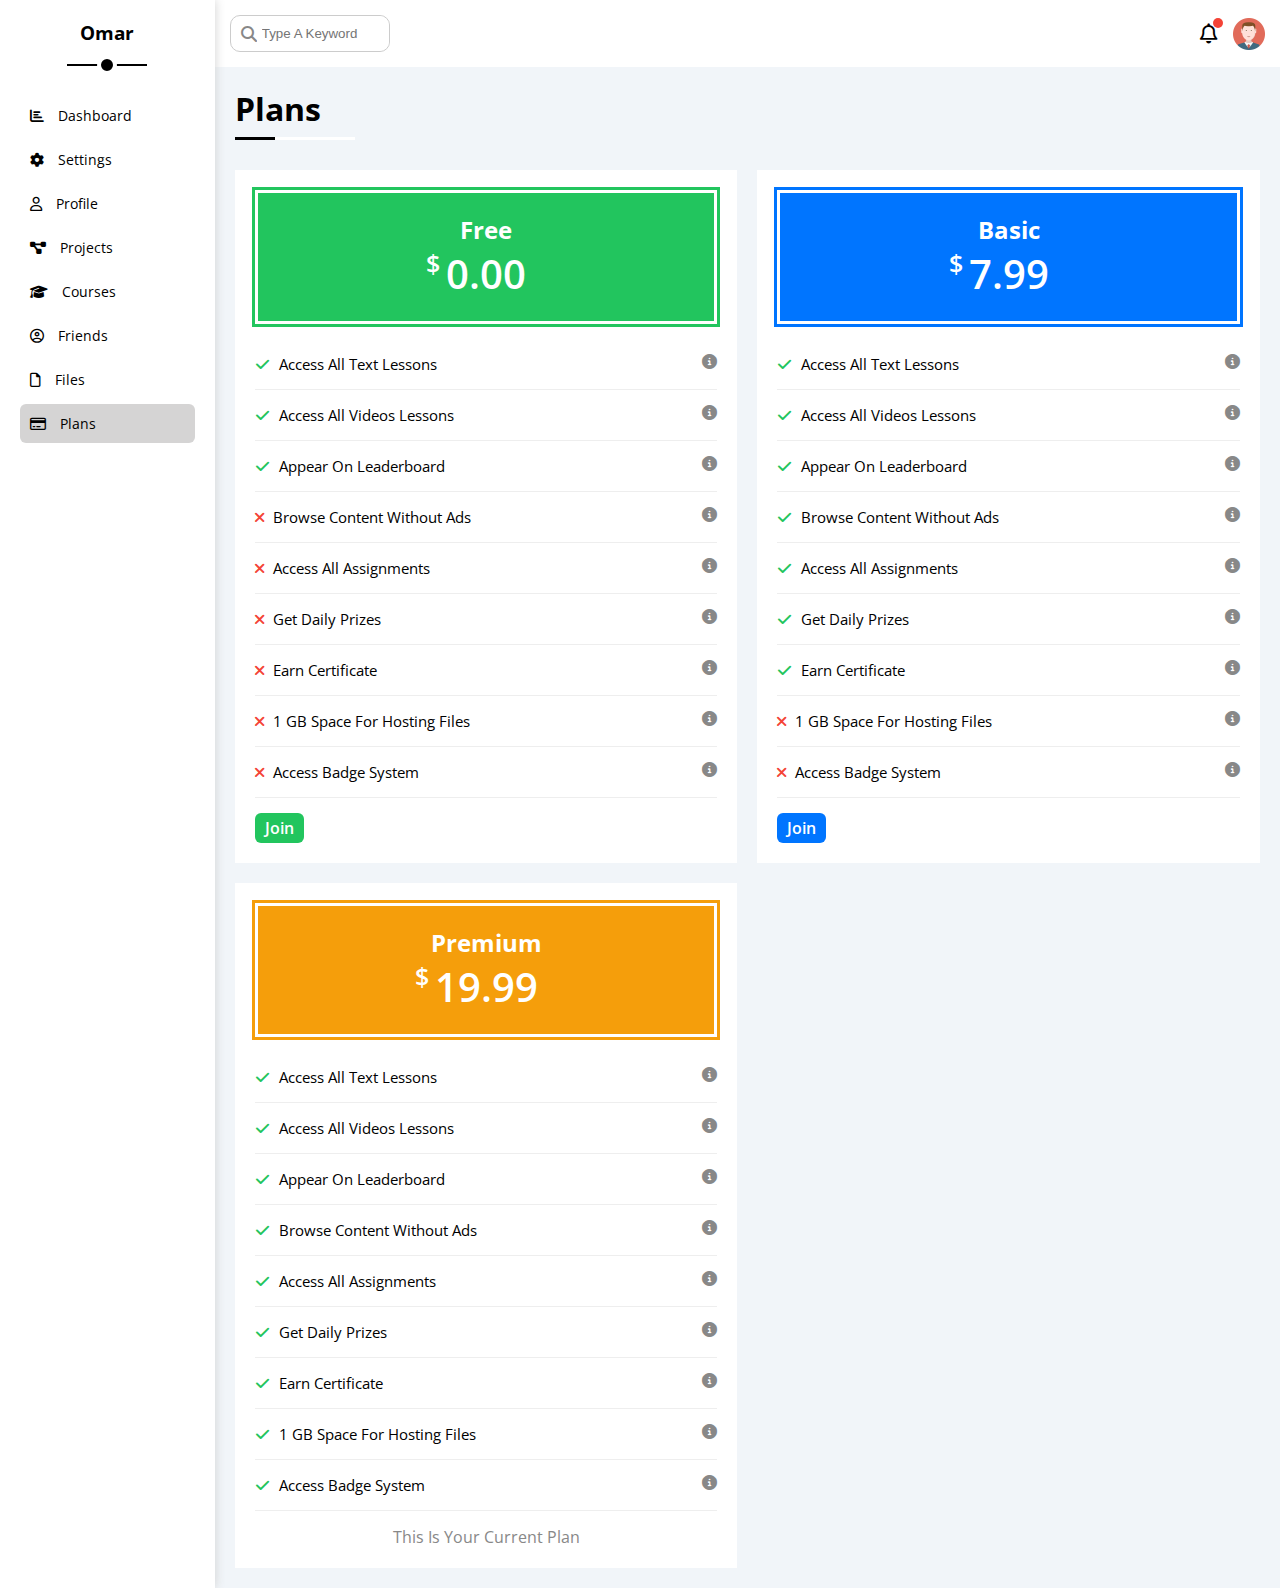
<file: plans.html>
<!DOCTYPE html>
<html lang="en">
<head>
  <meta charset="UTF-8">
  <meta http-equiv="X-UA-Compatible" content="IE=edge">
  <meta name="viewport" content="width=device-width, initial-scale=1.0">
  <!-- Main CSS File -->
  <link rel="stylesheet" href="CSS/template-4.css">
  <!-- Font Awesome Icons -->
  <link rel="stylesheet" href="CSS/all.min.css">
  <!-- Google Fonts -->
  <link rel="preconnect" href="https://fonts.googleapis.com">
  <link rel="preconnect" href="https://fonts.gstatic.com" crossorigin>
  <link href="https://fonts.googleapis.com/css2?family=Open+Sans:wght@400;500;600;700;800&display=swap" rel="stylesheet">
  <title>Plans</title>
</head>
<body>
  <div class="page">
    <!-- Start SideBar -->
    <div class="sidebar bg-w">
      <div class="logo">
        <a href="index.html">Omar</a>
      </div>
      <ul class="pages">
        <li>
          <a href="index.html">
            <i class="fa-solid fa-chart-bar "></i>
            <span>Dashboard</span>
          </a>
        </li>
        <li>
          <a href="settings.html">
            <i class="fa-sharp fa-solid fa-gear"></i>
            <span>Settings</span>
          </a>
        </li>
        <li>
          <a href="profile.html">
            <i class="fa-regular fa-user"></i>
            <span>Profile</span>
          </a>
        </li>
        <li>
          <a href="projects.html">
            <i class="fa-solid fa-diagram-project" ></i>
            <span>Projects</span>
          </a>
        </li>
        <li>
          <a href="courses.html">
            <i class="fa-solid fa-graduation-cap"></i>
            <span>Courses</span>
          </a>
        </li>
        <li>
          <a href="friends.html">
            <i class="fa-regular fa-circle-user"></i>
            <span>Friends</span>
          </a>
        </li>
        <li>
          <a href="files.html">
            <i class="fa-regular fa-file"></i>
            <span>Files</span>
          </a>
        </li>
        <li>
          <a href="plans.html" class="active">
            <i class="fa-regular fa-credit-card fa-beat" style="--fa-beat-scale: 1.2; --fa-animation-duration: 2s;"></i>
            <span>Plans</span>
          </a>
        </li>
      </ul>
    </div>
    <!-- End SideBar -->
    <div class="page-content">
      <!-- Start Header -->
      <div class="header bg-w">
        <div class="search">
          <i class="fa-solid fa-magnifying-glass"></i>
          <input type="text" placeholder="Type A Keyword">
        </div>
        <div class="notifications">
          <span class="icon">
            <i class="fa-regular fa-bell fa-lg"></i>
          </span>
          <img src="Images/avatar-header.png" alt="">
        </div>
      </div>
      <!-- End Header -->
      <!-- Start Plans -->
      <div class="plans-page">
        <div class="section-title ">
          <h1>Plans</h1>
        </div>
        <div class="container">
          <div class="plan-card bg-w">
            <div class="plan-title bg-g">
              <h2>Free</h2>
              <div class="price">0.00</div>
            </div>
            <ul>
              <li>
                <div>
                  <i class="fa-solid fa-check c-g"></i>
                  <span>Access All Text Lessons</span>
                </div>
                <i class="fa-solid fa-circle-info c-grey"></i>
              </li>
              <li>
                <div>
                  <i class="fa-solid fa-check c-g"></i>
                  <span>Access All Videos Lessons</span>
                </div>
                <i class="fa-solid fa-circle-info c-grey"></i>
              </li>
              <li>
                <div>
                  <i class="fa-solid fa-check c-g"></i>
                  <span>Appear On Leaderboard</span>
                </div>
                <i class="fa-solid fa-circle-info c-grey"></i>
              </li>
              <li>
                <div>
                  <i class="fa-solid fa-xmark c-r"></i>
                  <span>Browse Content Without Ads</span>
                </div>
                <i class="fa-solid fa-circle-info c-grey"></i>
              </li>
              <li>
                <div>
                  <i class="fa-solid fa-xmark c-r"></i>
                  <span>Access All Assignments</span>
                </div>
                <i class="fa-solid fa-circle-info c-grey"></i>
              </li>
              <li>
                <div>
                  <i class="fa-solid fa-xmark c-r"></i>
                  <span>Get Daily Prizes</span>
                </div>
                <i class="fa-solid fa-circle-info c-grey"></i>
              </li>
              <li>
                <div>
                  <i class="fa-solid fa-xmark c-r"></i>
                  <span>Earn Certificate</span>
                </div>
                <i class="fa-solid fa-circle-info c-grey"></i>
              </li>
              <li>
                <div>
                  <i class="fa-solid fa-xmark c-r"></i>
                  <span>1 GB Space For Hosting Files</span>
                </div>
                <i class="fa-solid fa-circle-info c-grey"></i>
              </li>
              <li>
                <div>
                  <i class="fa-solid fa-xmark c-r"></i>
                  <span>Access Badge System</span>
                </div>
                <i class="fa-solid fa-circle-info c-grey"></i>
              </li>
            </ul>
            <a href="#" class="bg-g">Join</a>
          </div>
          <div class="plan-card bg-w">
            <div class="plan-title bg-b">
              <h2>Basic</h2>
              <div class="price">7.99</div>
            </div>
            <ul>
              <li>
                <div>
                  <i class="fa-solid fa-check c-g"></i>
                  <span>Access All Text Lessons</span>
                </div>
                <i class="fa-solid fa-circle-info c-grey"></i>
              </li>
              <li>
                <div>
                  <i class="fa-solid fa-check c-g"></i>
                  <span>Access All Videos Lessons</span>
                </div>
                <i class="fa-solid fa-circle-info c-grey"></i>
              </li>
              <li>
                <div>
                  <i class="fa-solid fa-check c-g"></i>
                  <span>Appear On Leaderboard</span>
                </div>
                <i class="fa-solid fa-circle-info c-grey"></i>
              </li>
              <li>
                <div>
                  <i class="fa-solid fa-check c-g"></i>
                  <span>Browse Content Without Ads</span>
                </div>
                <i class="fa-solid fa-circle-info c-grey"></i>
              </li>
              <li>
                <div>
                  <i class="fa-solid fa-check c-g"></i>
                  <span>Access All Assignments</span>
                </div>
                <i class="fa-solid fa-circle-info c-grey"></i>
              </li>
              <li>
                <div>
                  <i class="fa-solid fa-check c-g"></i>
                  <span>Get Daily Prizes</span>
                </div>
                <i class="fa-solid fa-circle-info c-grey"></i>
              </li>
              <li>
                <div>
                  <i class="fa-solid fa-check c-g"></i>
                  <span>Earn Certificate</span>
                </div>
                <i class="fa-solid fa-circle-info c-grey"></i>
              </li>
              <li>
                <div>
                  <i class="fa-solid fa-xmark c-r"></i>
                  <span>1 GB Space For Hosting Files</span>
                </div>
                <i class="fa-solid fa-circle-info c-grey"></i>
              </li>
              <li>
                <div>
                  <i class="fa-solid fa-xmark c-r"></i>
                  <span>Access Badge System</span>
                </div>
                <i class="fa-solid fa-circle-info c-grey"></i>
              </li>
            </ul>
            <a href="#" class="bg-b">Join</a>
          </div>
          <div class="plan-card bg-w">
            <div class="plan-title bg-o">
              <h2>Premium</h2>
              <div class="price">19.99</div>
            </div>
            <ul>
              <li>
                <div>
                  <i class="fa-solid fa-check c-g"></i>
                  <span>Access All Text Lessons</span>
                </div>
                <i class="fa-solid fa-circle-info c-grey"></i>
              </li>
              <li>
                <div>
                  <i class="fa-solid fa-check c-g"></i>
                  <span>Access All Videos Lessons</span>
                </div>
                <i class="fa-solid fa-circle-info c-grey"></i>
              </li>
              <li>
                <div>
                  <i class="fa-solid fa-check c-g"></i>
                  <span>Appear On Leaderboard</span>
                </div>
                <i class="fa-solid fa-circle-info c-grey"></i>
              </li>
              <li>
                <div>
                  <i class="fa-solid fa-check c-g"></i>
                  <span>Browse Content Without Ads</span>
                </div>
                <i class="fa-solid fa-circle-info c-grey"></i>
              </li>
              <li>
                <div>
                  <i class="fa-solid fa-check c-g"></i>
                  <span>Access All Assignments</span>
                </div>
                <i class="fa-solid fa-circle-info c-grey"></i>
              </li>
              <li>
                <div>
                  <i class="fa-solid fa-check c-g"></i>
                  <span>Get Daily Prizes</span>
                </div>
                <i class="fa-solid fa-circle-info c-grey"></i>
              </li>
              <li>
                <div>
                  <i class="fa-solid fa-check c-g"></i>
                  <span>Earn Certificate</span>
                </div>
                <i class="fa-solid fa-circle-info c-grey"></i>
              </li>
              <li>
                <div>
                  <i class="fa-solid fa-check c-g"></i>
                  <span>1 GB Space For Hosting Files</span>
                </div>
                <i class="fa-solid fa-circle-info c-grey"></i>
              </li>
              <li>
                <div>
                  <i class="fa-solid fa-check c-g"></i>
                  <span>Access Badge System</span>
                </div>
                <i class="fa-solid fa-circle-info c-grey"></i>
              </li>
            </ul>
            <p class="c-grey">This Is Your Current Plan</p>
          </div>
        </div>
      </div>
      <!-- End Plans -->
    </div>
  </div>
</body>
</html>
</file>
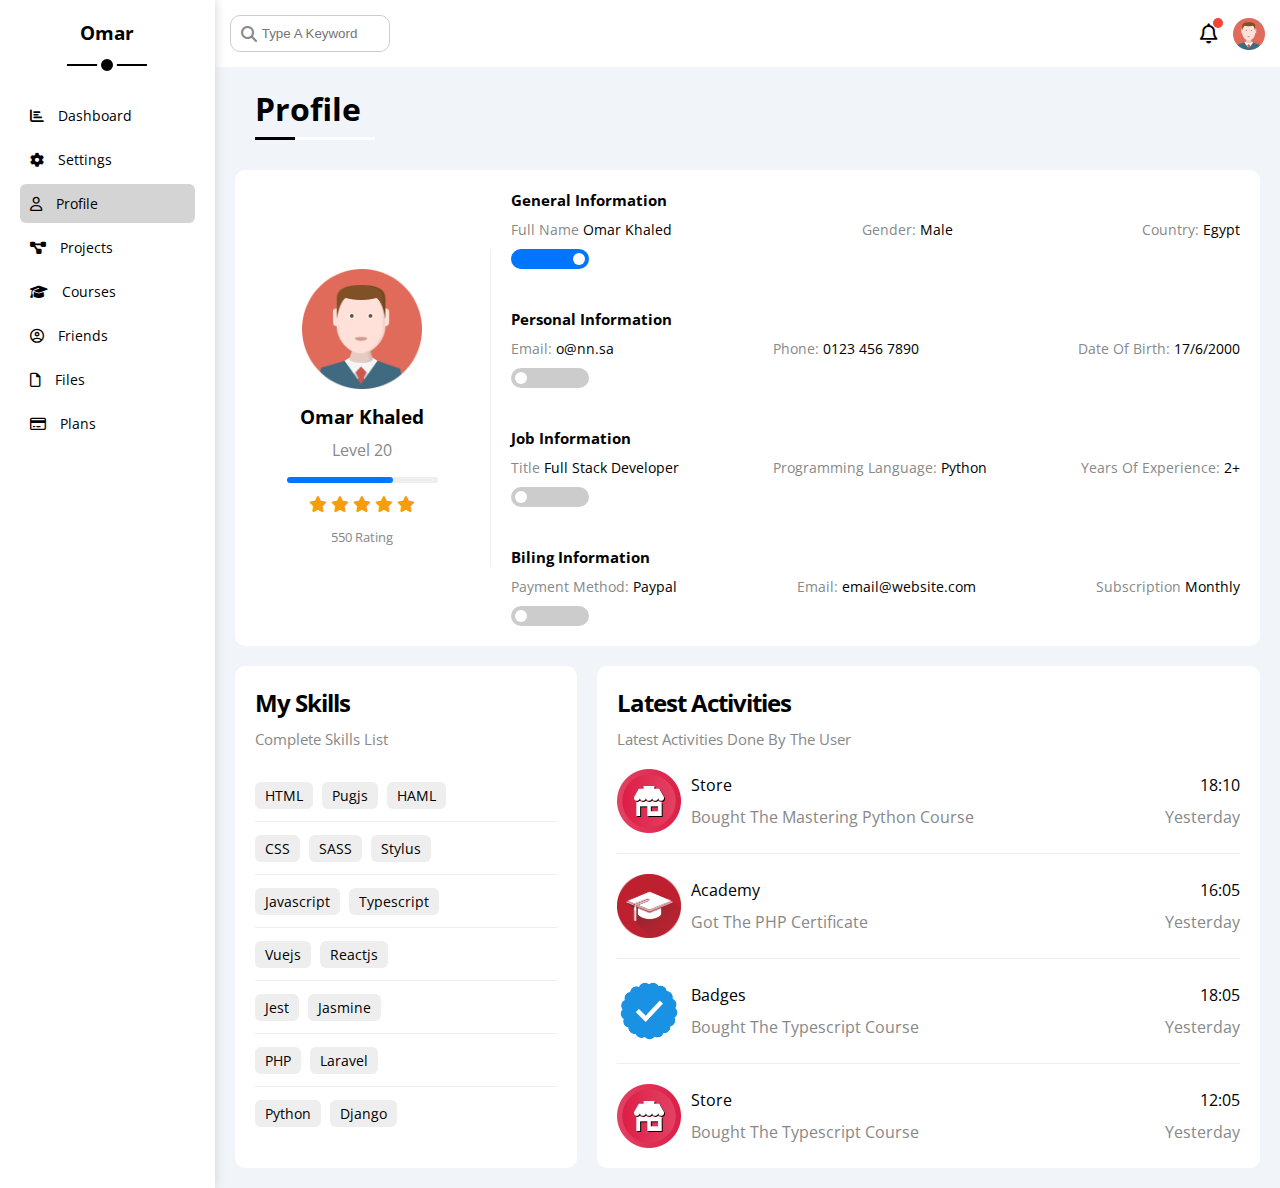
<file: profile.html>
<!DOCTYPE html>
<html lang="en">
<head>
  <meta charset="UTF-8">
  <meta http-equiv="X-UA-Compatible" content="IE=edge">
  <meta name="viewport" content="width=device-width, initial-scale=1.0">
  <!-- Main CSS File -->
  <link rel="stylesheet" href="CSS/template-4.css">
  <!-- Font Awesome Icons -->
  <link rel="stylesheet" href="CSS/all.min.css">
  <!-- Google Fonts -->
  <link rel="preconnect" href="https://fonts.googleapis.com">
  <link rel="preconnect" href="https://fonts.gstatic.com" crossorigin>
  <link href="https://fonts.googleapis.com/css2?family=Open+Sans:wght@400;500;600;700;800&display=swap" rel="stylesheet">
  <title>Profile</title>
</head>
<body>
  <div class="page">
    <!-- Start SideBar -->
    <div class="sidebar bg-w">
      <div class="logo">
        <a href="index.html">Omar</a>
      </div>
      <ul class="pages">
        <li>
          <a href="index.html">
            <i class="fa-solid fa-chart-bar "></i>
            <span>Dashboard</span>
          </a>
        </li>
        <li>
          <a href="settings.html">
            <i class="fa-sharp fa-solid fa-gear"></i>
            <span>Settings</span>
          </a>
        </li>
        <li>
          <a href="profile.html" class="active">
            <i class="fa-regular fa-user fa-beat" style="--fa-beat-scale: 1.2; --fa-animation-duration: 2s;"></i>
            <span>Profile</span>
          </a>
        </li>
        <li>
          <a href="projects.html">
            <i class="fa-solid fa-diagram-project"></i>
            <span>Projects</span>
          </a>
        </li>
        <li>
          <a href="courses.html">
            <i class="fa-solid fa-graduation-cap"></i>
            <span>Courses</span>
          </a>
        </li>
        <li>
          <a href="friends.html">
            <i class="fa-regular fa-circle-user"></i>
            <span>Friends</span>
          </a>
        </li>
        <li>
          <a href="files.html">
            <i class="fa-regular fa-file"></i>
            <span>Files</span>
          </a>
        </li>
        <li>
          <a href="plans.html">
            <i class="fa-regular fa-credit-card"></i>
            <span>Plans</span>
          </a>
        </li>
      </ul>
    </div>
    <!-- End SideBar -->
    <div class="page-content">
      <!-- Start Header -->
      <div class="header bg-w">
        <div class="search">
          <i class="fa-solid fa-magnifying-glass"></i>
          <input type="text" placeholder="Type A Keyword">
        </div>
        <div class="notifications">
          <span class="icon">
            <i class="fa-regular fa-bell fa-lg"></i>
          </span>
          <img src="Images/avatar-header.png" alt="">
        </div>
      </div>
      <!-- End Header -->
      <!-- Start Profile -->
      <div class="profile-page">
        <div class="section-title ">
          <h1>Profile</h1>
        </div>
        <div class="main-info bg-w">
          <div class="name-card">
            <img src="Images/avatar.png" alt="">
            <h3>Omar Khaled</h3>
            <p class="c-grey">Level 20</p>
            <div class="level-bar">
              <span style="width: 70%;" data-progress="70%"></span>
            </div>
            <div class="stars">
              <i class="fa-solid fa-star c-o"></i>
              <i class="fa-solid fa-star c-o"></i>
              <i class="fa-solid fa-star c-o"></i>
              <i class="fa-solid fa-star c-o"></i>
              <i class="fa-solid fa-star c-o"></i>
            </div>
            <span class="rate c-grey">550 Rating</span>
          </div>
          <div class="details">
            <div class="box">
              <h4 class="box-title">General Information</h4>
              <div class="box-data">
                <div>
                  <span class="c-grey">Full Name</span>
                  <span>Omar Khaled</span>
                </div>
                <div>
                  <span class="c-grey">Gender: </span>
                  <span>Male</span>
                </div>
                <div>
                  <span class="c-grey">Country: </span>
                  <span>Egypt</span>
                </div>
              </div>
              <div class="switch">
                <label>
                  <input type="checkbox" checked>
                  <div class="switch-btn"></div>
                </label>
              </div>
            </div>
            <div class="box">
              <h4 class="box-title">Personal Information</h4>
              <div class="box-data">
                <div>
                  <span class="c-grey">Email: </span>
                  <span>o@nn.sa</span>
                </div>
                <div>
                  <span class="c-grey">Phone: </span>
                  <span>0123 456 7890</span>
                </div>
                <div>
                  <span class="c-grey">Date Of Birth: </span>
                  <span>17/6/2000</span>
                </div>
              </div>
              <div class="switch">
                <label>
                  <input type="checkbox">
                  <div class="switch-btn"></div>
                </label>
              </div>
            </div>
            <div class="box">
              <h4 class="box-title">Job Information</h4>
              <div class="box-data">
                <div>
                  <span class="c-grey">Title</span>
                  <span>Full Stack Developer</span>
                </div>
                <div>
                  <span class="c-grey">Programming Language: </span>
                  <span>Python</span>
                </div>
                <div>
                  <span class="c-grey">Years Of Experience: </span>
                  <span>2+</span>
                </div>
              </div>
              <div class="switch">
                <label>
                  <input type="checkbox" >
                  <div class="switch-btn"></div>
                </label>
              </div>
            </div>
            <div class="box">
              <h4 class="box-title">Biling Information</h4>
              <div class="box-data">
                <div>
                  <span class="c-grey">Payment Method: </span>
                  <span>Paypal</span>
                </div>
                <div>
                  <span class="c-grey">Email: </span>
                  <span>email@website.com</span>
                </div>
                <div>
                  <span class="c-grey">Subscription</span>
                  <span>Monthly</span>
                </div>
              </div>
              <div class="switch">
                <label>
                  <input type="checkbox">
                  <div class="switch-btn"></div>
                </label>
              </div>
            </div>
          </div>
        </div>
        <div class="another-info">
          <div class="card skills bg-w">
            <div class="card-title-s">
              <h2>My Skills</h2>
              <span>Complete Skills List</span>
            </div>
            <ul>
              <li>
                <span>HTML</span>
                <span>Pugjs</span>
                <span>HAML</span>
              </li>
              <li>
                <span>CSS</span>
                <span>SASS</span>
                <span>Stylus</span>
              </li>
              <li>
                <span>Javascript</span>
                <span>Typescript</span>
              </li>
              <li>
                <span>Vuejs</span>
                <span>Reactjs</span>
              </li>
              <li>
                <span>Jest</span>
                <span>Jasmine</span>
              </li>
              <li>
                <span>PHP</span>
                <span>Laravel</span>
              </li>
              <li>
                <span>Python</span>
                <span>Django</span>
              </li>
            </ul>
          </div>
          <div class="card activities bg-w">
            <div class="card-title-s">
              <h2>Latest Activities</h2>
              <span>Latest Activities Done By The User</span>
            </div>
            <div class="act-list">
              <div class="act">
                <img src="Images/activity-01.png" alt="">
                <div class="text">
                  <span>Store</span>
                  <span class="c-grey">Bought The Mastering Python Course</span>
                </div>
                <div class="time">
                  <span>18:10</span>
                  <span class="c-grey">Yesterday</span>
                </div>
              </div>
              <div class="act">
                <img src="Images/activity-02.png" alt="">
                <div class="text">
                  <span>Academy</span>
                  <span class="c-grey">Got The PHP Certificate</span>
                </div>
                <div class="time">
                  <span>16:05</span>
                  <span class="c-grey">Yesterday</span>
                </div>
              </div>
              <div class="act">
                <img src="Images/activity-03.png" alt="">
                <div class="text">
                  <span>Badges</span>
                  <span class="c-grey">Bought The Typescript Course</span>
                </div>
                <div></div>
                <div class="time">
                  <span>18:05</span>
                  <span class="c-grey">Yesterday</span>
                </div>
              </div>
              <div class="act">
                <img src="Images/activity-01.png" alt="">
                <div class="text">
                  <span>Store</span>
                  <span class="c-grey">Bought The Typescript Course</span>
                </div>
                <div class="time">
                  <span>12:05</span>
                  <span class="c-grey">Yesterday</span>
                </div>
              </div>
            </div>
          </div>
        </div>
      </div>
      <!-- End Profile -->
    </div>
  </div>
</body>
</html>
</file>
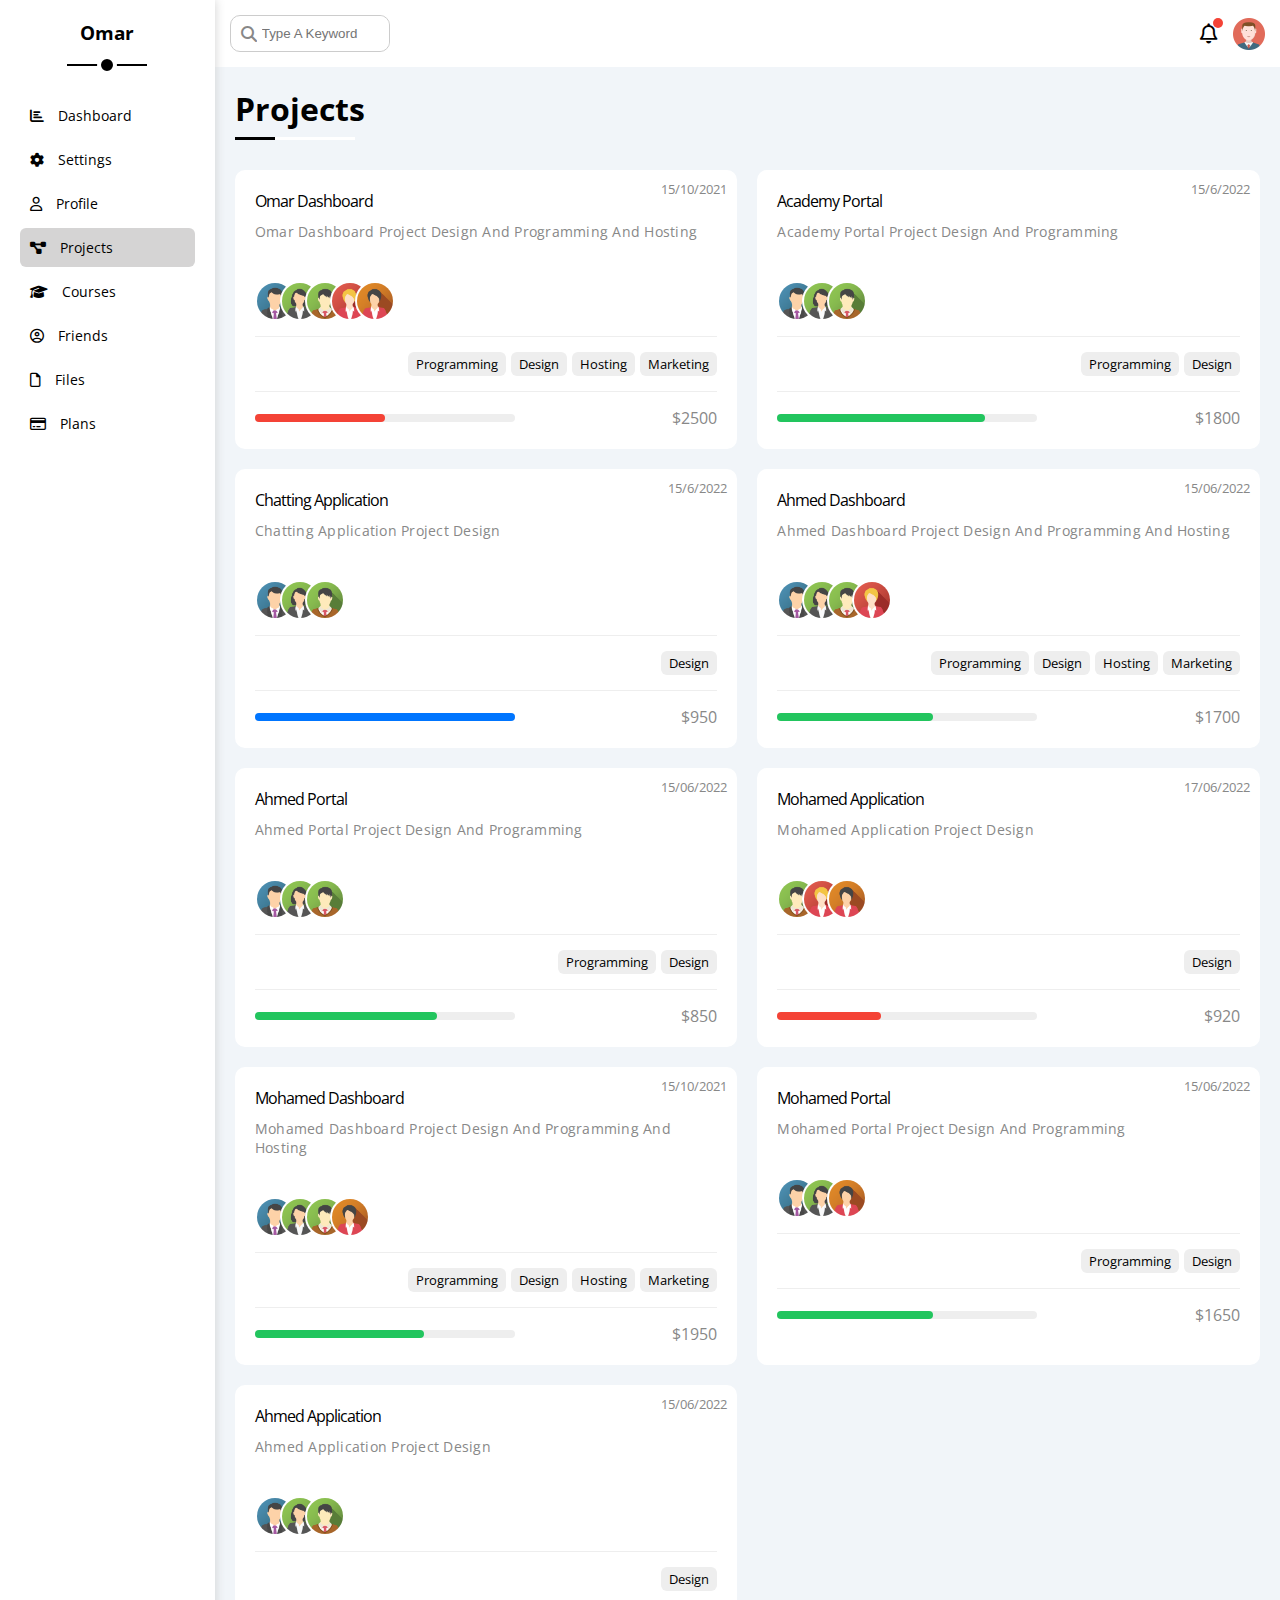
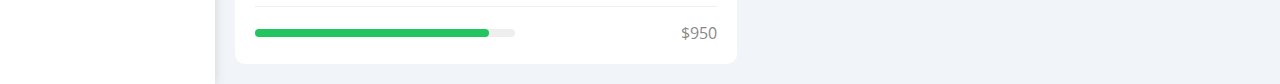
<file: projects.html>
<!DOCTYPE html>
<html lang="en">
<head>
  <meta charset="UTF-8">
  <meta http-equiv="X-UA-Compatible" content="IE=edge">
  <meta name="viewport" content="width=device-width, initial-scale=1.0">
  <!-- Main CSS File -->
  <link rel="stylesheet" href="CSS/template-4.css">
  <!-- Font Awesome Icons -->
  <link rel="stylesheet" href="CSS/all.min.css">
  <!-- Google Fonts -->
  <link rel="preconnect" href="https://fonts.googleapis.com">
  <link rel="preconnect" href="https://fonts.gstatic.com" crossorigin>
  <link href="https://fonts.googleapis.com/css2?family=Open+Sans:wght@400;500;600;700;800&display=swap" rel="stylesheet">
  <title>Projects</title>
</head>
<body>
  <div class="page">
    <!-- Start SideBar -->
    <div class="sidebar bg-w">
      <div class="logo">
        <a href="index.html">Omar</a>
      </div>
      <ul class="pages">
        <li>
          <a href="index.html">
            <i class="fa-solid fa-chart-bar "></i>
            <span>Dashboard</span>
          </a>
        </li>
        <li>
          <a href="settings.html">
            <i class="fa-sharp fa-solid fa-gear"></i>
            <span>Settings</span>
          </a>
        </li>
        <li>
          <a href="profile.html">
            <i class="fa-regular fa-user"></i>
            <span>Profile</span>
          </a>
        </li>
        <li>
          <a href="projects.html" class="active">
            <i class="fa-solid fa-diagram-project fa-beat" style="--fa-beat-scale: 1.2; --fa-animation-duration: 2s;"></i>
            <span>Projects</span>
          </a>
        </li>
        <li>
          <a href="courses.html">
            <i class="fa-solid fa-graduation-cap"></i>
            <span>Courses</span>
          </a>
        </li>
        <li>
          <a href="friends.html">
            <i class="fa-regular fa-circle-user"></i>
            <span>Friends</span>
          </a>
        </li>
        <li>
          <a href="files.html">
            <i class="fa-regular fa-file"></i>
            <span>Files</span>
          </a>
        </li>
        <li>
          <a href="plans.html">
            <i class="fa-regular fa-credit-card"></i>
            <span>Plans</span>
          </a>
        </li>
      </ul>
    </div>
    <!-- End SideBar -->
    <div class="page-content">
      <!-- Start Header -->
      <div class="header bg-w">
        <div class="search">
          <i class="fa-solid fa-magnifying-glass"></i>
          <input type="text" placeholder="Type A Keyword">
        </div>
        <div class="notifications">
          <span class="icon">
            <i class="fa-regular fa-bell fa-lg"></i>
          </span>
          <img src="Images/avatar-header.png" alt="">
        </div>
      </div>
      <!-- End Header -->
      <!-- Start Projects -->
      <div class="projects-page">
        <div class="section-title ">
          <h1>Projects</h1>
        </div>
        <div class="container">
          <div class="card bg-w">
            <div class="date c-grey">15/10/2021</div>
            <div class="card-title">
              <h4>Omar Dashboard</h4>
              <span class="c-grey">Omar Dashboard Project Design And Programming And Hosting</span>
            </div>
            <div class="members">
              <img src="Images/team-01.png" alt="">
              <img src="Images/team-02.png" alt="">
              <img src="Images/team-03.png" alt="">
              <img src="Images/team-04.png" alt="">
              <img src="Images/team-05.png" alt="">
            </div>
            <div class="skills">
              <span>Programming</span>
              <span>Design</span>
              <span>Hosting</span>
              <span>Marketing</span>
            </div>
            <div class="info">
              <div class="price-level">
                <span class="bg-r" style="width: 50%;">  </span>
              </div>
              <div class="price c-grey">$2500</div>
            </div>
          </div>
          <div class="card bg-w">
            <div class="date c-grey">15/6/2022</div>
            <div class="card-title">
              <h4>Academy Portal</h4>
              <span class="c-grey">Academy Portal Project Design And Programming</span>
            </div>
            <div class="members">
              <img src="Images/team-01.png" alt="">
              <img src="Images/team-02.png" alt="">
              <img src="Images/team-03.png" alt="">
            </div>
            <div class="skills">
              <span>Programming</span>
              <span>Design</span>
            </div>
            <div class="info">
              <div class="price-level">
                <span class="bg-g" style="width: 80%;">  </span>
              </div>
              <div class="price c-grey">$1800</div>
            </div>
          </div>
          <div class="card bg-w">
            <div class="date c-grey">15/6/2022</div>
            <div class="card-title">
              <h4>Chatting Application</h4>
              <span class="c-grey">Chatting Application Project Design</span>
            </div>
            <div class="members">
              <img src="Images/team-01.png" alt="">
              <img src="Images/team-02.png" alt="">
              <img src="Images/team-03.png" alt="">
            </div>
            <div class="skills">
              <span>Design</span>
            </div>
            <div class="info">
              <div class="price-level">
                <span class="bg-b" style="width: 100%;">  </span>
              </div>
              <div class="price c-grey">$950</div>
            </div>
          </div>
          <div class="card bg-w">
            <div class="date c-grey">15/06/2022</div>
            <div class="card-title">
              <h4>Ahmed Dashboard</h4>
              <span class="c-grey">Ahmed Dashboard Project Design And Programming And Hosting</span>
            </div>
            <div class="members">
              <img src="Images/team-01.png" alt="">
              <img src="Images/team-02.png" alt="">
              <img src="Images/team-03.png" alt="">
              <img src="Images/team-04.png" alt="">
            </div>
            <div class="skills">
              <span>Programming</span>
              <span>Design</span>
              <span>Hosting</span>
              <span>Marketing</span>
            </div>
            <div class="info">
              <div class="price-level">
                <span class="bg-g" style="width: 60%;">  </span>
              </div>
              <div class="price c-grey">$1700</div>
            </div>
          </div>
          <div class="card bg-w">
            <div class="date c-grey">15/06/2022</div>
            <div class="card-title">
              <h4>Ahmed Portal</h4>
              <span class="c-grey">Ahmed Portal Project Design And Programming</span>
            </div>
            <div class="members">
              <img src="Images/team-01.png" alt="">
              <img src="Images/team-02.png" alt="">
              <img src="Images/team-03.png" alt="">
            </div>
            <div class="skills">
              <span>Programming</span>
              <span>Design</span>
            </div>
            <div class="info">
              <div class="price-level">
                <span class="bg-g" style="width: 70%;"></span>
              </div>
              <div class="price c-grey">$850</div>
            </div>
          </div>
          <div class="card bg-w">
            <div class="date c-grey">17/06/2022</div>
            <div class="card-title">
              <h4>Mohamed Application</h4>
              <span class="c-grey">Mohamed Application Project Design</span>
            </div>
            <div class="members">
              <img src="Images/team-03.png" alt="">
              <img src="Images/team-04.png" alt="">
              <img src="Images/team-05.png" alt="">
            </div>
            <div class="skills">
              <span>Design</span>
            </div>
            <div class="info">
              <div class="price-level">
                <span class="bg-r" style="width: 40%;"></span>
              </div>
              <div class="price c-grey">$920</div>
            </div>
          </div>
          <div class="card bg-w">
            <div class="date c-grey">15/10/2021</div>
            <div class="card-title">
              <h4>Mohamed Dashboard</h4>
              <span class="c-grey">Mohamed Dashboard Project Design And Programming And Hosting</span>
            </div>
            <div class="members">
              <img src="Images/team-01.png" alt="">
              <img src="Images/team-02.png" alt="">
              <img src="Images/team-03.png" alt="">
              <img src="Images/team-05.png" alt="">
            </div>
            <div class="skills">
              <span>Programming</span>
              <span>Design</span>
              <span>Hosting</span>
              <span>Marketing</span>
            </div>
            <div class="info">
              <div class="price-level">
                <span class="bg-g" style="width: 65%;">  </span>
              </div>
              <div class="price c-grey">$1950</div>
            </div>
          </div>
          <div class="card bg-w">
            <div class="date c-grey">15/06/2022</div>
            <div class="card-title">
              <h4>Mohamed Portal</h4>
              <span class="c-grey">Mohamed Portal Project Design And Programming</span>
            </div>
            <div class="members">
              <img src="Images/team-01.png" alt="">
              <img src="Images/team-02.png" alt="">
              <img src="Images/team-05.png" alt="">
            </div>
            <div class="skills">
              <span>Programming</span>
              <span>Design</span>
            </div>
            <div class="info">
              <div class="price-level">
                <span class="bg-g" style="width: 60%;">  </span>
              </div>
              <div class="price c-grey">$1650</div>
            </div>
          </div>
          <div class="card bg-w">
            <div class="date c-grey">15/06/2022</div>
            <div class="card-title">
              <h4>Ahmed Application</h4>
              <span class="c-grey">Ahmed Application Project Design</span>
            </div>
            <div class="members">
              <img src="Images/team-01.png" alt="">
              <img src="Images/team-02.png" alt="">
              <img src="Images/team-03.png" alt="">
            </div>
            <div class="skills">
              <span>Design</span>
            </div>
            <div class="info">
              <div class="price-level">
                <span class="bg-g" style="width: 90%;">  </span>
              </div>
              <div class="price c-grey">$950</div>
            </div>
          </div>
        </div>
      </div>
      <!-- End Projects -->
    </div>
  </div>
</body>
</html>
</file>
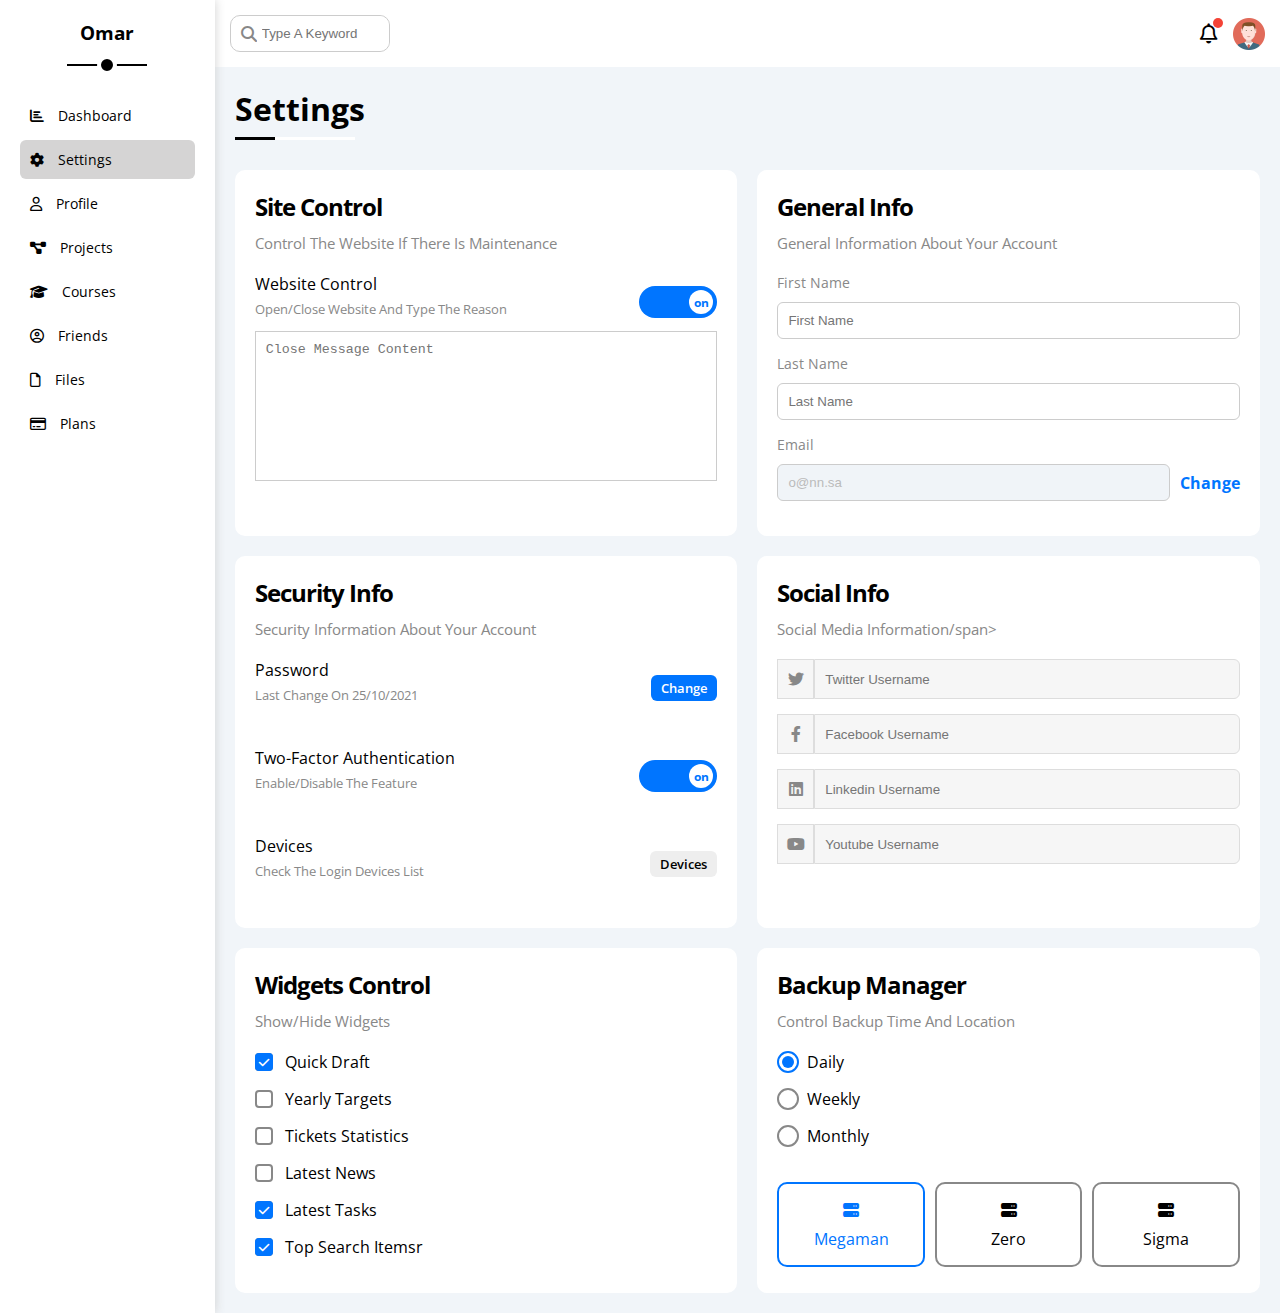
<file: settings.html>
<!DOCTYPE html>
<html lang="en">
<head>
  <meta charset="UTF-8">
  <meta http-equiv="X-UA-Compatible" content="IE=edge">
  <meta name="viewport" content="width=device-width, initial-scale=1.0">
  <!-- Main CSS File -->
  <link rel="stylesheet" href="CSS/template-4.css">
  <!-- Font Awesome Icons -->
  <link rel="stylesheet" href="CSS/all.min.css">
  <!-- Google Fonts -->
  <link rel="preconnect" href="https://fonts.googleapis.com">
  <link rel="preconnect" href="https://fonts.gstatic.com" crossorigin>
  <link href="https://fonts.googleapis.com/css2?family=Open+Sans:wght@400;500;600;700;800&display=swap" rel="stylesheet">
  <title>Settings</title>
</head>
<body>
  <div class="page">
    <!-- Start SideBar -->
    <div class="sidebar bg-w">
      <div class="logo">
        <a href="index.html">Omar</a>
      </div>
      <ul class="pages">
        <li>
          <a href="index.html">
            <i class="fa-solid fa-chart-bar "></i>
            <span>Dashboard</span>
          </a>
        </li>
        <li>
          <a href="settings.html"  class="active">
            <i class="fa-sharp fa-solid fa-gear fa-spin" style="--fa-animation-duration: 5s;"></i>
            <span>Settings</span>
          </a>
        </li>
        <li>
          <a href="profile.html">
            <i class="fa-regular fa-user"></i>
            <span>Profile</span>
          </a>
        </li>
        <li>
          <a href="projects.html">
            <i class="fa-solid fa-diagram-project"></i>
            <span>Projects</span>
          </a>
        </li>
        <li>
          <a href="courses.html">
            <i class="fa-solid fa-graduation-cap"></i>
            <span>Courses</span>
          </a>
        </li>
        <li>
          <a href="friends.html">
            <i class="fa-regular fa-circle-user"></i>
            <span>Friends</span>
          </a>
        </li>
        <li>
          <a href="files.html">
            <i class="fa-regular fa-file"></i>
            <span>Files</span>
          </a>
        </li>
        <li>
          <a href="plans.html">
            <i class="fa-regular fa-credit-card"></i>
            <span>Plans</span>
          </a>
        </li>
      </ul>
    </div>
    <!-- End SideBar -->
    <div class="page-content">
      <!-- Start Header -->
      <div class="header bg-w">
        <div class="search">
          <i class="fa-solid fa-magnifying-glass"></i>
          <input type="text" placeholder="Type A Keyword">
        </div>
        <div class="notifications">
          <span class="icon">
            <i class="fa-regular fa-bell fa-lg"></i>
          </span>
          <img src="Images/avatar-header.png" alt="">
        </div>
      </div>
      <!-- End Header -->
      <!-- Start Settings -->
      <div class="settings-page">
        <div class="section-title ">
          <h1>Settings</h1>
        </div>
        <div class="container">
          <!-- Start Site-Control -->
          <div class="card control">
            <div class="card-title-s">
              <h2>Site Control</h2>
              <span>Control The Website If There Is Maintenance</span>
            </div>
            <div class="control-toggle">
              <div class="text">
                <p>Website Control</p>
                <span>Open/Close Website And Type The Reason</span>
              </div>
              <div class="switch">
                <label>
                  <input type="checkbox" checked>
                  <div class="switch-btn"></div>
                </label>
              </div>
            </div>
            <textarea placeholder="Close Message Content"></textarea>
          </div>
          <!-- End Site-Control -->
          <!-- Start General Info -->
          <div class="card gen-info">
            <div class="card-title-s">
              <h2>General Info</h2>
              <span>General Information About Your Account</span>
            </div>
            <div class="input">
              <label for="first">First Name</label>
              <input type="text" id="first" placeholder="First Name">
            </div>
            <div class="input">
              <label for="last">Last Name</label>
              <input type="text" id="last" placeholder="Last Name">
            </div>
            <div class="input">
              <label for="email">Email</label>
              <div>
                <input type="email" id="email" value="o@nn.sa" disabled>
                <a href="#" class="c-b">Change</a>
              </div>
            </div>
          </div>
          <!-- End General Info -->
          <!-- Start Security-info -->
          <div class="card sec-info">
            <div class="card-title-s">
              <h2>Security Info</h2>
              <span>Security Information About Your Account</span>
            </div>
            <div class="box">
              <div class="text">
                <p>Password</p>
                <span>Last Change On 25/10/2021</span>
              </div>
              <a href="#" class="change-btn">Change</a>
            </div>
            <div class="box">
              <div class="text">
                <p>Two-Factor Authentication</p>
                <span>Enable/Disable The Feature</span>
              </div>
              <div class="switch">
                <label>
                  <input type="checkbox" checked>
                  <div class="switch-btn"></div>
                </label>
              </div>
            </div>
            <div class="box">
              <div class="text">
                <p>Devices</p>
                <span>Check The Login Devices List</span>
              </div>
              <a href="#" class="device-btn">Devices</a>
            </div>
          </div>
          <!-- End Security-info -->
          <!-- Start Social-info -->
          <div class="card social-info">
            <div class="card-title-s">
              <h2>Social Info</h2>
              <span>Social Media Information/span>
            </div>
            <div class="social-app">
              <i class="fa-brands fa-twitter"></i>
              <input type="text" placeholder="Twitter Username">
            </div>
            <div class="social-app">
              <i class="fa-brands fa-facebook-f"></i>
              <input type="text" placeholder="Facebook Username">
            </div>
            <div class="social-app">
              <i class="fa-brands fa-linkedin"></i>
              <input type="text" placeholder="Linkedin Username">
            </div>
            <div class="social-app">
              <i class="fa-brands fa-youtube"></i>
              <input type="text" placeholder="Youtube Username">
            </div>
          </div>
          <!-- End Social-info -->
          <!-- Start Widgets -->
          <div class="card widgets">
            <div class="card-title-s">
              <h2>Widgets Control</h2>
              <span>Show/Hide Widgets</span>
            </div>
            <div class="list-items">
              <input type="checkbox" id="draft" checked>
              <label for="draft">Quick Draft</label>
            </div>
            <div class="list-items">
              <input type="checkbox" id="targets">
              <label for="targets">Yearly Targets</label>
            </div>
            <div class="list-items">
              <input type="checkbox" id="statistics">
              <label for="statistics">Tickets Statistics</label>
            </div>
            <div class="list-items">
              <input type="checkbox" id="news">
              <label for="news">Latest News</label>
            </div>
            <div class="list-items">
              <input type="checkbox" id="tasks" checked>
              <label for="tasks">Latest Tasks</label>
            </div>
            <div class="list-items">
              <input type="checkbox" id="top-search" checked>
              <label for="top-search">Top Search Itemsr</label>
            </div>
          </div>
          <!-- End Widgets -->
          <!-- Start Backup Manager -->
          <div class="card backup">
            <div class="card-title-s">
              <h2>Backup Manager</h2>
              <span>Control Backup Time And Location</span>
            </div>
            <div class="list-items">
              <input type="radio" name="date" id="daily" checked>
              <label for="daily">Daily</label>
            </div>
            <div class="list-items">
              <input type="radio" name="date" id="weekly">
              <label for="weekly">Weekly</label>
            </div>
            <div class="list-items">
              <input type="radio" name="date" id="monthly">
              <label for="monthly">Monthly</label>
            </div>
            <div class="box-container">
              <div class="box">
                <input type="radio" name="server" id="megaman" checked>
                <label for="megaman">
                  <i class="fa-solid fa-server"></i>
                  <span>Megaman</span>
                </label>
              </div>
              <div class="box">
                <input type="radio" name="server" id="zero">
                <label for="zero">
                  <i class="fa-solid fa-server"></i>
                  <span>Zero</span>
                </label>
              </div>
              <div class="box">
                <input type="radio" name="server" id="sigma">
                <label for="sigma">
                  <i class="fa-solid fa-server"></i>
                  <span>Sigma</span>
                </label>
              </div>
            </div>
          </div>
          <!-- End Backup Manager -->
        </div>
      </div>
      <!-- End Settings -->
    </div>
  </div>
</body>
</html>
</file>
<file: CSS/template-4.css>
/* Start Global */
* {
  box-sizing: border-box;
  margin: 0;
  padding: 0;
}

body {
  margin: 0;
  font-family: 'Open Sans', sans-serif;
}

/* End Global */
/* Start Variable */
:root {
  --mainTransition: 0.3s;
  --green: #22c55e;
  --red: #f44336;
  --grey: #888;
  --orange: #f59e0b;
  --blue: #0075ff;
  --blueAlt: #0d69d5;
  --secBackground: #f1f5f9;
}

/* End Variable */
/* Start Framework */
.c-g {
  color: var(--green);
}

.bg-w {
  background-color: white;
}

.bg-g {
  background-color: var(--green);
}

.c-r {
  color: var(--red);
}

.bg-r {
  background-color: var(--red);
}

.c-b {
  color: var(--blue);
}

.bg-b {
  background-color: var(--blue);
}

.c-bAlt {
  color: var(--blueAlt);
}

.bg-bAlt {
  background-color: var(--blueAlt);
}

.c-grey {
  color: var(--grey);
}

.bg-grey {
  background-color: var(--grey);
}

.c-o {
  color: var(--orange);
}

.bg-o {
  background-color: var(--orange);
}

.card-title-s h2 {
  margin-bottom: 10px;
  letter-spacing: -1px;
}

.card-title-s span {
  margin-bottom: 20px;
  display: block;
  color: var(--grey);
  font-size: 15px;
}

.card-title {
  margin-bottom: 20px;
  letter-spacing: -1px;
}

.section-title {
  margin: 20px 20px 40px;
  position: relative;
}

.section-title::before {
  content: "";
  width: 120px;
  height: 3px;
  background-color: white;
  position: absolute;
  bottom: -10px;
}

.section-title::after {
  content: "";
  width: 40px;
  height: 3px;
  background-color: black;
  position: absolute;
  bottom: -10px;
}

.switch input {
  display: none;
}

.switch .switch-btn {
  width: 78px;
  height: 32px;
  background-color: #ccc;
  border-radius: 16px;
  position: relative;
  cursor: pointer;
  transition: var(--mainTransition);
}

.switch .switch-btn::before {
  content: "off";
  font-size: 12px;
  display: flex;
  align-items: center;
  justify-content: center;
  color: rgb(160, 160, 160);
  font-weight: bold;
  width: 24px;
  height: 24px;
  border-radius: 50%;
  background-color: white;
  position: absolute;
  top: 4px;
  left: 4px;
  transition: var(--mainTransition);
}

.switch input:checked + .switch-btn {
  background-color: var(--blue);
}

.switch input:checked + .switch-btn::before {
  content: "on";
  color: var(--blue);
  transform: translateX(46px);
}
/* End Framework */
/* Start Animation */
@keyframes on-off {
  from {
    background-color: var(--blue);
  }

  to {
    background-color: white;
  }
}

@keyframes up-down {
  0%, 100% {
    transform: translateY(0);
  }
  
  50% {
    transform: translateY(-5px);
  }
}
/* End Animation */
/* Start Sidebar */
.page {
  display: flex;
  min-height: 100vh;
  background-color: var(--secBackground);
}

.page .sidebar {
  width: 250px;
  padding: 20px;
  box-shadow: 0 0 10px rgb(209, 209, 209);
  position: relative;
}

.page .sidebar .logo {
  position: relative;
}

@media (max-width: 767px) {
  .page .sidebar {
    width: 58px;
    padding: 10px;
  }

  .page .sidebar .logo::before,
  .page .sidebar .logo::after {
    display: none;
  }
}

.page .sidebar .logo::before {
  content: "";
  width: 80px;
  height: 2px;
  background-color: black;
  position: absolute;
  bottom: -20px;
  left: 50%;
  transform: translateX(-50%);
}

.page .sidebar .logo::after {
  content: "";
  width: 12px;
  height: 12px;
  border-radius: 50%;
  background-color: black;
  border: 4px solid white;
  position: absolute;
  bottom: -29px;
  left: 50%;
  transform: translateX(-50%);
}

.page .sidebar .logo a {
  margin-bottom: 50px;
  font-size: 19px;
  font-weight: bold;
  text-align: center;
  display: block;
  text-decoration: none;
  color: black;
}

@media (max-width: 767px) {
  .page .sidebar .logo a {
    font-size: 13px;
    margin-bottom: 15px;
  }
}

.page .sidebar .pages {
  list-style: none;
}

.page .sidebar .pages li a {
  padding: 10px;
  margin-top: 5px;
  text-decoration: none;
  border-radius: 6px;
  color: black;
  font-size: 14px;
  display: block;
  transition: 0.3s;
}

.page .sidebar .pages li a.active {
  background-color: #d5d4d4;
}

.page .sidebar .pages li a:hover {
  background-color: #d5d4d4;
}

.page .sidebar .pages li:nth-child(2) a:hover i {
  -webkit-animation-name: fa-spin;
    animation-name: fa-spin;
    -webkit-animation-duration: 5s;
    animation-duration: 5s;
    -webkit-animation-iteration-count: var(--fa-animation-iteration-count,infinite);
    animation-iteration-count: var(--fa-animation-iteration-count,infinite);
    -webkit-animation-timing-function: var(--fa-animation-timing,linear);
    animation-timing-function: var(--fa-animation-timing,linear);
}

.page .sidebar .pages li a span {
  margin-left: 10px;
}

@media (max-width: 767px) {
  .page .sidebar .pages li a {
    text-align: center;
  }

  .page .sidebar .pages li a span {
    display: none;
  }
}

/* End Sidebar */
/* Star Header */
.page .page-content {
  width: 100%;
  overflow: hidden;
}

.page .page-content .header {
  display: flex;
  justify-content: space-between;
  padding: 15px;
}

.page .page-content .header .search {
  border: 1px solid #ccc;
  padding-left: 10px;
  border-radius: 10px;
  caret-color: var(--blue);
  display: flex;
  align-items: center;
}

.page .page-content .header .search i {
  color: #888;
}

.page .page-content .header .search input {
  padding: 10px 10px 10px 5px;
  border: none;
  border-radius: 10px;
  width: 132px;
  transition: 0.3s;
}

.page .page-content .header .search input:focus {
  outline: none;
  width: 180px;
}

.page .page-content .header .search input:focus::placeholder {
  opacity: 0;
  transition: var(--mainTransition);
}

.page .page-content .header .notifications {
  display: flex;
  justify-items: center;
  align-items: center;
}

.page .page-content .header .notifications .icon {
  position: relative;
  cursor: pointer;
}

.page .page-content .header .notifications .icon:hover {
  -webkit-animation-name: fa-shake;
  animation-name: fa-shake;
  -webkit-animation-duration: 2s;
  animation-duration: 2s;
  -webkit-animation-timing-function: var(--fa-animation-timing,linear);
  animation-timing-function: var(--fa-animation-timing,linear);
}

.page .page-content .header .notifications .icon::before {
  content: "";
  width: 10px;
  height: 10px;
  background-color: var(--red);
  border-radius: 50%;
  position: absolute;
  top: -5px;
  right: -5px;
}

.page .page-content .header .notifications img {
  width: 32px;
  height: 32px;
  margin-left: 15px;
  cursor: pointer;
}

/* End Header */
/* Start Dashboard */
.dashboard-page .container {
  display: grid;
  grid-template-columns: repeat(auto-fill, minmax(500px, 1fr));
  gap: 20px;
  margin: 0 20px 20px;
}

@media (max-width: 767px) {
  .dashboard-page .container {
    grid-template-columns: minmax(200px, 1fr);
    margin-left: 10px;
    margin-right: 10px;
    gap: 10px;
  }
}

.dashboard-page .container .card {
  border-radius: 10px;
  background-color: white;
}

.dashboard-page .container .card:not(:first-child) {
  padding: 20px;
}

/* Start Welcome */
.dashboard-page .container .welcome .card-header {
  display: flex;
  justify-content: space-between;
  padding: 20px;
  background-color: #eee;
}

@media (max-width: 767px) {
  .dashboard-page .container .welcome .card-header {
    padding-bottom: 30px;
    justify-content: center;
    text-align: center;
  }
}

.dashboard-page .container .welcome .card-header .welcome-title span {
  color: var(--grey);
  margin: 5px 0px 16px;
  display: block;
}

.dashboard-page .container .welcome .card-header img {
  width: 200px;
}

.dashboard-page .container .welcome .avatar {
  width: 64px;
  height: 64px;
  padding: 2px;
  border: 2px solid white;
  border-radius: 50%;
  position: relative;
  top: -32px;
  left: 20px;
}

.dashboard-page .container .welcome .content {
  display: flex;
  padding: 20px;
  margin: -15px 0 20px;
  border-top: 1px solid #eee;
  border-bottom: 1px solid #eee;
}

.dashboard-page .container .welcome .content div {
  flex: 1;
  text-align: center;
}

@media (max-width: 767px) {
  .dashboard-page .container .welcome .card-header img {
    display: none;
  }

  .dashboard-page .container .welcome .avatar {
    left: 50%;
    transform: translateX(-50%);
  }

  .dashboard-page .container .welcome .content {
    flex-direction: column;
  }

  .dashboard-page .container .welcome .content div:not(:last-child) {
    margin-bottom: 20px;
  }
}

.dashboard-page .container .welcome .content div span {
  color: var(--grey);
  display: block;
  margin-top: 10px;
  font-size: 14px;
}

.dashboard-page .container .welcome .profile-btn {
  text-decoration: none;
  color: white;
  padding: 4px 10px;
  margin: 0 15px 15px auto;
  display: block;
  font-size: 14px;
  width: fit-content;
  border-radius: 6px;
  font-weight: 500;
  transition: var(--mainTransition);
}

.dashboard-page .container .welcome .profile-btn:hover {
  background-color: var(--blueAlt);
}

/* End Welcome */
/* Start Draft */
.dashboard-page .container .draft .input {
  background-color: #eee;
  border: none;
  border-radius: 6px;
  padding: 10px;
  width: 100%;
  margin-bottom: 20px;
  caret-color: var(--blue);
}

.dashboard-page .container .draft .input:focus::placeholder {
  opacity: 0;
  transition: 0.3s;
}

.dashboard-page .container .draft .input:focus {
  outline: none;
}

.dashboard-page .container .draft .thoughts {
  resize: none;
  height: 180px;
}

.dashboard-page .container .draft .save-btn {
  text-decoration: none;
  color: white;
  padding: 4px 10px;
  margin-left: auto;
  display: block;
  font-size: 14px;
  width: fit-content;
  border-radius: 6px;
  font-weight: 500;
  transition: var(--mainTransition);
}

.dashboard-page .container .draft .save-btn:hover {
  background-color: var(--blueAlt);
}

/* End Draft */
/* Start Targets */
.dashboard-page .container .targets .numbers {
  margin-bottom: 20px;
  display: flex;
  align-items: center;
  justify-content: center;
}

.dashboard-page .container .targets .numbers .symbol {
  width: 80px;
  height: 80px;
  margin-right: 15px;
  display: flex;
  justify-content: center;
  align-items: center;
}

.dashboard-page .container .targets .money .symbol {
  background-color: rgba(0, 117, 255, 0.2);
}

.dashboard-page .container .targets .project .symbol {
  background-color: rgba(245, 158, 11, 0.2);
}

.dashboard-page .container .targets .team .symbol {
  background-color: rgba(34, 197, 94, 0.2);
}

.dashboard-page .container .targets .numbers .progress {
  flex: 1;
}

.dashboard-page .container .targets .numbers .progress .title {
  color: var(--grey);
  font-size: 14px;
}

.dashboard-page .container .targets .numbers .progress .number {
  display: block;
  margin: 5px 0 10px;
  font-weight: bold;
}

.dashboard-page .container .targets .numbers .progress .progress-bar {
  height: 4px;
}

.dashboard-page .container .targets .money .progress .progress-bar {
  background-color: rgba(0, 117, 255, 0.2);
}

.dashboard-page .container .targets .project .progress .progress-bar {
  background-color: rgba(245, 158, 11, 0.2);
}

.dashboard-page .container .targets .team .progress .progress-bar {
  background-color: rgba(34, 197, 94, 0.2);
}

.dashboard-page .container .targets .numbers .progress .progress-bar span {
  height: 100%;
  display: block;
  position: relative;
}

.dashboard-page .container .targets .numbers .progress .progress-bar span::before {
  content: attr(data-progress);
  padding: 2px 5px;
  border-radius: 6px;
  font-size: 13px;
  color: white;
  position: absolute;
  bottom: 16px;
  right: -17px;
}

.dashboard-page .container .targets .money .progress .progress-bar span::before {
  background-color: var(--blue);
}

.dashboard-page .container .targets .project .progress .progress-bar span::before {
  background-color: var(--orange);
}

.dashboard-page .container .targets .team .progress .progress-bar span::before {
  background-color: var(--green);
}

.dashboard-page .container .targets .numbers .progress .progress-bar span::after {
  content: "";
  border-width: 5px;
  border-style: solid;
  width: 0;
  height: 0;
  position: absolute;
  top: -12px;
  right: -5px;
}

.dashboard-page .container .targets .money .progress .progress-bar span::after {
  border-color: var(--blue) transparent transparent transparent;
}

.dashboard-page .container .targets .project .progress .progress-bar span::after {
  border-color: var(--orange) transparent transparent transparent;
}

.dashboard-page .container .targets .team .progress .progress-bar span::after {
  border-color: var(--green) transparent transparent transparent;
}

/* End Targets */
/* Start Stats */
.dashboard-page .container .stats .content {
  display: grid;
  grid-template-columns: repeat(12, 1fr);
  gap: 20px;
}

.dashboard-page .container .stats .content div {
  display: flex;
  flex-direction: column;
  align-items: center;
  border: 1px solid #ccc;
  padding: 20px;
  border-radius: 10px;
  font-size: 13px;
  color: var(--grey);
}

.dashboard-page .container .stats .content div i {
  margin-bottom: 10px;
}

.dashboard-page .container .stats .content div span {
  font-size: 25px;
  color: black;
  font-weight: bold;
  margin-bottom: 5px;
}

.dashboard-page .container .stats .content div:first-child {
  grid-column: 1 / 7;
}

.dashboard-page .container .stats .content div:nth-child(2) {
  grid-column: 7 / 13;
}

.dashboard-page .container .stats .content div:nth-child(3) {
  grid-column: 1 / 7;
}

.dashboard-page .container .stats .content div:last-child {
  grid-column: 7 / 13;
}

@media (max-width: 767px) {
  .dashboard-page .container .stats .content div {
    grid-column: 1 / 13 !important;
  }
}

/* End Stats */
/* Start News */
.dashboard-page .container .news .info {
  display: flex;
}

@media (max-width: 767px) {
  .dashboard-page .container .news .card-title {
    text-align: center;
  }
}

@media (max-width: 767px) {
  .dashboard-page .container .news .info {
    flex-direction: column;
    text-align: center;
  }

  .dashboard-page .container .news .info img {
    align-self: center;
    margin-bottom: 5px;
  }
}

.dashboard-page .container .news .info:not(:last-of-type) {
  padding-bottom: 20px;
  margin-bottom: 20px;
}

.dashboard-page .container .news .info img {
  width: 100px;
  border-radius: 6px;
  margin-right: 15px;
}

.dashboard-page .container .news .info .details {
  flex: 1;
  display: flex;
  justify-content: space-between;
  align-items: center;
}

@media (max-width: 767px) {
  .dashboard-page .container .news .info .details {
    flex-direction: column;
  }

  .dashboard-page .container .news .info .details .time {
    margin: 10px 0;
  }
}

.dashboard-page .container .news .info .details .news-info h3 {
  font-size: 16px;
  margin-bottom: 6px;
}

.dashboard-page .container .news .info .details .news-info span {
  color: var(--grey);
  font-size: 14px;
}

.dashboard-page .container .news .info .details .time {
  padding: 4px 10px;
  background-color: #eee;
  border-radius: 6px;
  font-size: 13px;
}

/* End News */
/* Start Tasks */
.dashboard-page .container .tasks .info {
  display: flex;
  justify-content: space-between;
  align-items: center;
}

.dashboard-page .container .tasks .info:not(:last-of-type) {
  margin-bottom: 15px;
  padding-bottom: 15px;
}

.dashboard-page .container .tasks .info .task-info h3 {
  margin-bottom: 5px;
  font-size: 15px;
}

.dashboard-page .container .tasks .info .task-info span {
  color: var(--grey);
}

.dashboard-page .container .tasks .info i {
  cursor: pointer;
  transition: var(--mainTransition);
}

.dashboard-page .container .tasks .info i:hover {
  color: var(--red);
}

.dashboard-page .container .tasks .special {
  opacity: 0.3;
}

.dashboard-page .container .tasks .special .task-info {
  text-decoration: line-through;
}

/* End Tasks */
/* Start Search */
.dashboard-page .container .search .table-header {
  display: flex;
  align-items: center;
  justify-content: space-between;
  color: var(--grey);
}

.dashboard-page .container .search .item {
  display: flex;
  justify-content: space-between;
  padding: 15px 0;
}

.dashboard-page .container .search .item span:last-child {
  padding: 4px 10px;
  border-radius: 6px;
  background-color: #eee;
  font-size: 13px;
}

/* End Search */
/* Start Uploads */
.dashboard-page .container .uploads .up {
  display: flex;
}

.dashboard-page .container .uploads .up:not(:last-child) {
  padding-bottom: 10px;
  margin-bottom: 10px;
}

.dashboard-page .container .uploads .up img {
  width: 40px;
  height: 40px;
  margin-right: 10px;
}

.dashboard-page .container .uploads .up .info {
  flex: 1;
  display: flex;
  justify-content: space-between;
  align-items: center;
}

.dashboard-page .container .uploads .up .info .file-name span {
  color: var(--grey);
  font-size: 15px;
}

.dashboard-page .container .uploads .up .info .space {
  padding: 4px 10px;
  background-color: #eee;
  font-size: 13px;
  border-radius: 6px;
}

/* End Uploads */
/* Start Project */
.dashboard-page .container .projects {
  position: relative;
}

.dashboard-page .container .projects .progress {
  list-style: none;
  position: relative;
}

.dashboard-page .container .projects .progress::before {
  content: "";
  height: 100%;
  width: 2px;
  background-color: var(--blue);
  position: absolute;
  left: 11px;
}

.dashboard-page .container .projects .progress li {
  margin-top: 25px;
  display: flex;
  align-items: center;
}

.dashboard-page .container .projects .progress li div {
  width: 24px;
  height: 24px;
  border-radius: 50%;
  background-color: var(--blue);
  border: 2px solid white;
  outline: 2px solid var(--blue);
  margin-right: 15px;
  position: relative;
}

.dashboard-page .container .projects .progress li.active div {
  animation: on-off 0.8s infinite alternate;
}

.dashboard-page .container .projects .progress li.finished div {
  background-color: white;
}

.dashboard-page .container .projects img {
  width: 160px;
  position: absolute;
  bottom: 0;
  right: 0;
  opacity: 0.1;
}
@media (max-width: 767px) {
  .dashboard-page .container .projects img {
    display: none;
  }
}
/* End Project */
/* Start Reminders */
.dashboard-page .container .reminders .reminders-list {
  list-style: none;
}

.dashboard-page .container .reminders .reminders-list li {
  margin-top: 15px;
  display: flex;
  align-items: center;
}

.dashboard-page .container .reminders .reminders-list li .dot {
  width: 15px;
  height: 15px;
  border-radius: 50%;
  margin-right: 15px;
}

.dashboard-page .container .reminders .reminders-list li .info {
  padding-left: 15px;
}

.dashboard-page .container .reminders .reminders-list li:first-child .info {
  border-left: 2px solid var(--blue);
}

.dashboard-page .container .reminders .reminders-list li:nth-child(2) .info {
  border-left: 2px solid var(--green);
}

.dashboard-page .container .reminders .reminders-list li:nth-child(3) .info {
  border-left: 2px solid var(--orange);
}

.dashboard-page .container .reminders .reminders-list li:last-child .info {
  border-left: 2px solid var(--red);
}

.dashboard-page .container .reminders .reminders-list li .info p {
  font-weight: bold;
  font-size: 14px;
  margin-bottom: 5px;
}

.dashboard-page .container .reminders .reminders-list li .info span {
  color: var(--grey);
  font-size: 13px;

}

/* End Reminders */
/* Start Post */
.dashboard-page .container .post .user {
  display: flex;
  align-items: center;
}

.dashboard-page .container .post .user img {
  width: 48px;
  height: 48px;
  margin-right: 15px;
}

.dashboard-page .container .post .user .user-info h4 {
  margin-bottom: 5px;
}

.dashboard-page .container .post .user .user-info span {
  color: var(--grey);
}

.dashboard-page .container .post .post-content {
  margin: 20px 0;
  padding: 20px 0;
  line-height: 1.8;
  border-top: 1px solid rgb(208, 208, 208);
  border-bottom: 1px solid rgb(208, 208, 208);
  height: 140px;
}

@media (max-width: 767px) {
  .dashboard-page .container .post .post-content {
    text-align: center;
  }
}

.dashboard-page .container .post .reaction {
  display: flex;
  justify-content: space-between;
  align-items: center;
}

.dashboard-page .container .post .reaction div {
  color: var(--grey);
}

/* End Post */
/* Start Social */
.dashboard-page .container .social .app {
  display: flex;
  align-items: center;
  margin-bottom: 10px;
}

.dashboard-page .container .social .twitter {
  background-color: rgba(29, 161, 242, 0.2);
}

.dashboard-page .container .social .facebook {
  background-color: rgba(24, 119, 242, 0.2);
}

.dashboard-page .container .social .youtube {
  background-color: rgba(255, 0, 0, 0.2);
}

.dashboard-page .container .social .linkedin {
  background-color: rgba(0, 119, 181, 0.2);
}

.dashboard-page .container .social .app .logo {
  width: 52px;
  color: white;
  height: 52px;
  display: flex;
  justify-content: center;
  align-items: center;
  transition: var(--mainTransition);
}

.dashboard-page .container .social .app .logo:hover {
  transform: rotate(6deg);
}

.dashboard-page .container .social .app .stats {
  padding: 15px;
  flex: 1;
  display: flex;
  justify-content: space-between;
  align-items: center;
  color: #1da1f2;
}

.dashboard-page .container .social .app .stats .social-btn {
  padding: 4px 10px;
  border-radius: 6px;
  color: white;
  font-size: 13px;
  font-weight: 600;
}

.dashboard-page .container .social .twitter .logo,
.dashboard-page .container .social .twitter .stats .social-btn {
  background-color: #1da1f2;
}

.dashboard-page .container .social .facebook .logo,
.dashboard-page .container .social .facebook .stats .social-btn {
  background-color: #1877f2;
}

.dashboard-page .container .social .youtube .logo,
.dashboard-page .container .social .youtube .stats .social-btn {
  background-color: red;
}

.dashboard-page .container .social .linkedin .logo,
.dashboard-page .container .social .linkedin .stats .social-btn {
  background-color: #0077b5;
}

/* End Social */
/* Start Projects-Table */
.dashboard-page .projects-table {
  padding: 20px;
  margin: 20px;
  border-radius: 10px;
}

.dashboard-page .projects-table .table {
  overflow-x: auto;
}

.dashboard-page .projects-table .table table {
  min-width: 1000px;
  width: 100%;
  border-spacing: 0;
  font-size: 15px;
}

.dashboard-page .projects-table .table table td {
  padding: 15px;
}

.dashboard-page .projects-table .table table thead td {
  background-color: #eee;
  font-weight: bold;
}

.dashboard-page .projects-table .table table tbody td {
  border-left: 1px solid #eee;
  border-bottom: 1px solid #eee;
  transition: var(--mainTransition);
}

.dashboard-page .projects-table .table table tbody tr:hover td {
  background-color: #faf7f7;
}

.dashboard-page .projects-table .table table tbody td img {
  width: 32px;
  height: 32px;
  border-radius: 50%;
  background-color: white;
  padding: 2px;
}

.dashboard-page .projects-table .table table tbody td img:not(:first-child) {
  margin-left: -20px;
}

.dashboard-page .projects-table .table table tbody td .status {
  padding: 4px 10px;
  border-radius: 6px;
  color: white;
  font-weight: 600;
  font-size: 13px;
}
/* End Projects-Table */
/* End Dashboard */
/* Start Settings */
.settings-page .container {
  display: grid;
  grid-template-columns: repeat(auto-fill, minmax(500px, 1fr));
  gap: 20px;
  margin: 20px;
}

@media (max-width: 767px) {
  .settings-page .container {
    grid-template-columns: minmax(200px, 1fr);
    gap: 10px;
    margin-left: 10px;
    margin-right: 10px;
  }
}

.settings-page .container .card {
  border-radius: 10px;
  background-color: white;
  padding: 20px;
}
/* Start Site-Control */
.settings-page .container .control .control-toggle {
  display: flex;
  justify-content: space-between;
  align-items: center;
}

.settings-page .container .control .control-toggle .text span {
  font-size: 13px;
  color: var(--grey);
  margin: 5px 0 13px;
  display: block;
}

.settings-page .container .control textarea {
  width: 100%;
  min-height: 150px;
  resize: none;
  border: 1px solid #ccc;
  padding: 10px;
  caret-color: var(--blue);
}

.settings-page .container .control textarea::placeholder {
  transition: var(--mainTransition);
}

.settings-page .container .control textarea:focus {
  outline: none;
}

.settings-page .container .control textarea:focus::placeholder {
  opacity: 0;
}
/* End Site-Control */
/* Start General Info */
.settings-page .container .gen-info .input {
  margin-bottom: 15px;
} 

.settings-page .container .gen-info .input label {
  margin-bottom: 10px;
  color: var(--grey);
  font-size: 14px;
  display: block;
}

.settings-page .container .gen-info .input input {
  width: 100%;
  padding: 10px;
  border: 1px solid #ccc;
  border-radius: 6px;
  caret-color: var(--blue);
}

.settings-page .container .gen-info .input input:focus {
  outline: none;
}

.settings-page .container .gen-info .input input::placeholder {
  transition: var(--mainTransition);
}

.settings-page .container .gen-info .input input:focus::placeholder {
  opacity: 0;
}

.settings-page .container .gen-info .input div {
  display: flex;
  align-items: center;
}

.settings-page .container .gen-info .input div [id = "email"] {
  margin-right: 10px;
  background-color: #f0f4f8;
  color: #bbb;
  cursor: no-drop;
}

.settings-page .container .gen-info .input div a {
  text-decoration: none;
  font-weight: bold;
}
/* End General Info */
/* Start Security Info */
.settings-page .container .sec-info .box {
  display: flex;
  align-items: center;
  justify-content: space-between;
  padding-bottom: 15px;
}

.settings-page .container .sec-info .box:not(:last-child) {
  margin-bottom: 15px;
}

.settings-page .container .sec-info .box .text span {
  margin-top: 5px;
  margin-bottom: 13px;
  color: var(--grey);
  display: block;
  font-size: 13px;
}

.settings-page .container .sec-info .box .change-btn,
.settings-page .container .sec-info .box .device-btn  {
  text-decoration: none;
  font-weight: 600;
  font-size: 13px;
  padding: 4px 10px;
  border-radius: 6px;
  transition: var(--mainTransition);
}

.settings-page .container .sec-info .box .change-btn {
  background-color: var(--blue);
  color: white;
}

.settings-page .container .sec-info .box .change-btn:hover {
  background-color: var(--blueAlt);
}

.settings-page .container .sec-info .box .device-btn {
  background-color: #eee;
  color: black;
}

.settings-page .container .sec-info .box .device-btn:hover {
  background-color: #ddd;
}
/* End Security Info */
/* Start Social Info */
.settings-page .container .social-info .social-app {
  margin-bottom: 15px;
  display: flex;
  align-items: center;
}

.settings-page .container .social-info .social-app i {
  color: var(--grey);
  width: 40px;
  height: 40px;
  display: flex;
  justify-content: center;
  align-items: center;
  border: 1px solid #ddd;
  background-color: #f6f6f6;
  transition: var(--mainTransition);
}

.settings-page .container .social-info .social-app:focus-within i {
  color: black;
}

.settings-page .container .social-info .social-app input {
  padding: 1px 2px 1px 10px;
  height: 40px;
  border: 1px solid #ddd;
  border-radius: 0 6px 6px 0;
  width: 100%;
  caret-color: var(--blue);
  background-color: #f6f6f6;
}

.settings-page .container .social-info .social-app input:focus {
  outline: none;
}

.settings-page .container .social-info .social-app input::placeholder {
  transition: var(--mainTransition)
}

.settings-page .container .social-info .social-app input:focus::placeholder {
  opacity: 0;
}
/* End Social Info */
/* Start Widgets Control */
.settings-page .container .widgets .list-items {
  display: flex;
  align-items: center;
  margin-bottom: 15px;
}

.settings-page .container .widgets .list-items input[type="checkbox"] {
  appearance: none;
  -webkit-appearance: none;
}

.settings-page .container .widgets .list-items label {
  padding-left: 30px;
  position: relative;
  cursor: pointer;
}

.settings-page .container .widgets .list-items label::before,
.settings-page .container .widgets .list-items label::after {
  border-radius: 4px;
  position: absolute;
  left: 0;
  top: 50%;
  margin-top: -9px;
}

.settings-page .container .widgets .list-items label::before {
  content: "";
  width: 14px;
  height: 14px;
  border: 2px solid var(--grey);
}

.settings-page .container .widgets .list-items label:hover::before {
  border-color: var(--blue);
}

.settings-page .container .widgets .list-items label::after {
  content: "\f00c";
  font-family: "Font Awesome 5 Free";
  font-weight: 900;
  color: white;
  background-color: var(--blue);
  font-size: 12px;
  width: 18px;
  height: 18px;
  transition: var(--mainTransition);
  display: flex;
  align-items: center;
  justify-content: center;
  transform: scale(0) rotate(360deg);
}

.settings-page .container .widgets .list-items input[type="checkbox"]:checked + label::after {
  transform: scale(1);
}
/* End Widgets Control */
/* Start Backup Manager */
.settings-page .container .backup .list-items {
  display: flex;
  align-items: center;
  margin-bottom: 15px;
}

.settings-page .container .backup .list-items input[type="radio"] {
  appearance: none;
  -webkit-appearance: none;
}

.settings-page .container .backup .list-items label {
  padding-left: 30px;
  cursor: pointer;
  position: relative;
}

.settings-page .container .backup .list-items label::before {
  content: "";
  width: 18px;
  height: 18px;
  border-radius: 50%;
  border: 2px solid var(--grey);
  position: absolute;
  left: 0;
  top: 50%;
  margin-top: -11px;
}

.settings-page .container .backup .list-items label:hover::before {
  border-color: var(--blue);
}

.settings-page .container .backup .list-items input[type="radio"]:checked + label::before {
  border-color: var(--blue);
}

.settings-page .container .backup .list-items label::after {
  content: "";
  width: 12px;
  height: 12px;
  border-radius: 50%;
  background-color: var(--blue);
  position: absolute;
  left: 5px;
  top: 50%;
  margin-top: -6px;
  transition: var(--mainTransition);
  transform: scale(0);
  opacity: 0.2;
}

.settings-page .container .backup .list-items label:hover::after {
  transform: scale(1);
}

.settings-page .container .backup .list-items input[type="radio"]:checked + label::after {
  transform: scale(1);
  opacity: 1;
}

.settings-page .container .backup .box-container {
  display: flex;
  gap: 10px;
  padding-top: 20px;
}

.settings-page .container .backup .box-container .box {
  display: flex;
  flex-direction: column;
  text-align: center;
  width: 100%;
  flex-basis: calc(100% / 3);
}

@media (max-width: 767px) {
  .settings-page .container .backup .box-container {
    flex-direction: column;
  }
}

.settings-page .container .backup .box-container .box input[type="radio"] {
  appearance: none;
  -webkit-appearance: none;
}

.settings-page .container .backup .box-container .box label {
  cursor: pointer;
  width: 100%;
  padding: 15px;
  border: 2px solid var(--grey);
  border-radius: 10px;
  transition: var(--mainTransition);
}

.settings-page .container .backup .box-container .box label i {
  margin-bottom: 10px;
}

.settings-page .container .backup .box-container .box span {
  display: block;
}

.settings-page .container .backup .box-container .box input[type="radio"]:checked + label {
  color: var(--blue);
  border-color: var(--blue);
}
/* End Backup Manager */
/* End Settings */
/* Start Profile */
.profile-page {
  margin: 20px;
}

@media (max-width: 767px) {
  .profile-page {
    margin-left: 10px;
    margin-right: 10px;
  }
}

.profile-page .main-info {
  display: flex;
  align-items: center;
  border-radius: 10px;
}

.profile-page .main-info .name-card {
  padding: 20px;
  text-align: center;
  flex-basis: 25%;
  border-right: 1px solid #eee;
}

@media (max-width: 767px) {
  .profile-page .main-info {
    flex-direction: column;
  }

  .profile-page .main-info .name-card {
    border-right: none;
  }
}

.profile-page .main-info .name-card img {
  width: 120px;
  height: 120px;
  margin-bottom: 10px;
}

.profile-page .main-info .name-card p {
  margin-top: 10px;
  margin-bottom: 16px;
}

.profile-page .main-info .name-card .level-bar {
  width: 70%;
  height: 6px;
  background-color: #eee;
  border-radius: 6px;
  margin: 0 auto;
}

.profile-page .main-info .name-card .level-bar span {
  background-color: var(--blue);
  display: block;
  height: 100%;
  border-radius: 6px;
}

.profile-page .main-info .name-card .stars {
  margin: 10px 0;
}

.profile-page .main-info .name-card .rate {
  font-size: 13px;
}
.profile-page .main-info .details {
  flex: 1;
}

.profile-page .main-info .details .box {
  padding: 20px;
}

.profile-page .main-info .details .box .box-title {
  font-size: 15px;
}

.profile-page .main-info .details .box .box-data {
  margin-top: 10px;
  display: flex;
  justify-content: space-between;
  align-items: center;
  font-size: 14px;
}

.profile-page .main-info .details .box .switch {
  margin-top: 10px;
}

.profile-page .main-info .details .box .switch-btn {
  height: 20px;
}

.profile-page .main-info .details .box .switch-btn::before {
  content: "";
  height: 12px;
  width: 12px;
}

.profile-page .main-info .details .box .switch input:checked + .switch-btn::before {
  transform: translateX(58px);
}

@media (max-width: 767px) {
  .profile-page .main-info .details .box {
    text-align: center;
  }

  .profile-page .main-info .details .box .box-data {
    flex-direction: column;
    margin: 0;
  }

  .profile-page .main-info .details .box .box-data div {
    margin-top: 10px;
  }

  .profile-page .main-info .details .box .switch-btn  {
    margin: 10px auto 0;
  }
}

.profile-page .another-info {
  display: flex;
  margin-top: 20px;
  gap: 20px;
}

@media (max-width: 767px) {
  .profile-page .another-info {
    flex-direction: column;
  }
}

.profile-page .another-info .card {
  border-radius: 10px;
  padding: 20px;
}

.profile-page .another-info .skills {
  flex-basis: calc(100% / 3);
}

.profile-page .another-info .skills ul {
  list-style: none;
}

.profile-page .another-info .skills ul li {
  padding: 15px 0;
}

.profile-page .another-info .skills ul li:not(:last-child) {
  border-bottom: 1px solid #eee;
}

@media (max-width: 767px) {
  .profile-page .another-info .skills ul li {
    text-align: center;
  }
}

.profile-page .another-info .skills ul li span {
  padding: 4px 10px;
  background-color: #eee;
  font-size: 14px;
  margin-right: 5px;
  border-radius: 6px;
}

.profile-page .another-info .activities {
  flex: 1;
}

.profile-page .another-info .activities .act-list .act {
  display: flex;
  align-items: center;
}

.profile-page .another-info .activities .act-list .act:not(:last-child) {
  border-bottom: 1px solid #eee;
  padding-bottom: 20px;
  margin-bottom: 20px;
}

.profile-page .another-info .activities .act-list .act img {
  width: 64px;
  height: 64px;
  margin-right: 10px;
}


.profile-page .another-info .activities .act-list .act span {
  display: block;
}


.profile-page .another-info .activities .act-list .act .text span:first-child,
.profile-page .another-info .activities .act-list .act .time span:first-child {
  margin-bottom: 10px;
}

.profile-page .another-info .activities .act-list .act .time {
  margin-left: auto;
  text-align: end;
}

@media (max-width: 767px) {
  .profile-page .another-info .activities .act-list .act {
    flex-direction: column;
    text-align: center;
  }

  .profile-page .another-info .activities .act-list .act img {
    margin-right: 0;
    margin-bottom: 15px;
  }

  .profile-page .another-info .activities .act-list .act .time {
    margin-left: 0;
    margin-top: 15px;
    text-align: center;
  }
}
/* End Profile */
/* Start Projects */
.projects-page .container {
  display: grid;
  grid-template-columns: repeat(auto-fill, minmax(500px, 1fr));
  gap: 20px;
  margin: 20px;
}

@media (max-width: 767px) {
  .projects-page .container {
    grid-template-columns: minmax(250px, 1fr);
    margin-left: 10px;
    margin-right: 10px;
    gap: 10px;
  }
}

.projects-page .container .card {
  padding: 20px;
  border-radius: 10px;
  position: relative;
}

.projects-page .container .card .date {
  position: absolute;
  top: 10px;
  right: 10px;
  font-size: 13px;
}

.projects-page .container .card .card-title h4 {
  font-weight: normal;
}

.projects-page .container .card .card-title span {
  margin: 10px 0;
  font-size: 14px;
  letter-spacing: 0.25px;
  display: block;
}

.projects-page .container .card .members {
  display: flex;
  align-items: flex-end;
  height: 60px;
}

.projects-page .container .card .members img {
  width: 40px;
  height: 40px;
  border-radius: 50%;
  padding: 2px;
  background-color: white;
  cursor: pointer;
}

.projects-page .container .card .members img:hover {
  transform: scale(1.2);
  z-index: 1;
}

.projects-page .container .card .members img:not(:first-child) {
  margin-left: -15px;
}

.projects-page .container .card .skills {
  display: flex;
  justify-content: flex-end;
  padding-top: 15px;
  margin-top: 15px;
  border-top: 1px solid #eee;
}

.projects-page .container .card .skills span {
  background-color: #eee;
  padding: 3px 8px;
  border-radius: 6px;
  font-size: 13px;
  margin-left: 5px;
}

@media (max-width: 767px) {
  .projects-page .container .card .skills {
    flex-direction: column;
  }

  .projects-page .container .card .skills span {
    width: fit-content;
    margin-left: 0;
    margin-bottom: 15px;
  }
}

.projects-page .container .card .info {
  display: flex;
  align-items: center;
  justify-content: space-between;
  padding-top: 15px;
  margin-top: 15px;
  border-top: 1px solid #eee;
}

.projects-page .container .card .info .price-level {
  height: 8px;
  width: 260px;
  background-color: #eee;
  border-radius: 6px;
}

@media (max-width: 767px) {
  .projects-page .container .card .info {
    flex-direction: column;
    align-items: center;
  }

  .projects-page .container .card .info .price-level {
    margin-bottom: 15px;
  }
}

.projects-page .container .card .info .price-level span {
  height: 100%;
  display: block;
  border-radius: 6px;
}
/* End Projects */
/* Start Courses */
.courses-page .container {
  display: grid;
  grid-template-columns: repeat(auto-fill, minmax(300px, 1fr));
  margin: 20px;
  gap: 20px;
}

@media (max-width: 767px) {
  .courses-page .container {
    margin-left: 10px;
    margin-right: 10px;
    gap: 10px;
  }
}

.courses-page .container .card {
  position: relative;
  border-radius: 10px;
  overflow: hidden;
}

.courses-page .container .card img:first-child {
  width: 64px;
  height: 64px;
  border-radius: 50%;
  border: 2px solid white;
  position: absolute;
  top: 20px;
  left: 20px;
}

.courses-page .container .card .cover {
  max-width: 100%;
}

@media (max-width: 877px) {
  .courses-page .container .card .cover {
    width: 100%;
  }
}

.courses-page .container .card .info {
  padding: 20px;
}

.courses-page .container .card .info p {
  font-size: 14px;
  margin-top: 15px;
  margin-bottom: 14px;
  line-height: 1.6;
}

.courses-page .container .card span {
  position: absolute;
  padding: 4px 10px;
  color: white;
  border-radius: 6px;
  left: 50%;
  transform: translateX(-50%);
  bottom: 37px;
  font-size: 13px;
  z-index: 1;
}

.courses-page .container .card .price {
  position: relative;
  padding: 15px;
  display: flex;
  justify-content: space-between;
  border-top: 2px solid #eee;
  font-size: 13px;
}
/* End Courses */
/* Start Friends */
.friends-page .container {
  margin: 20px;
  display: grid;
  grid-template-columns: repeat(auto-fill, minmax(300px, 1fr));
  gap: 20px;
}

@media (max-width: 767px) {
  .friends-page .container {
    margin-left: 10px;
    margin-right: 10px;
    gap: 10px;
  }
}

.friends-page .container .card {
  padding: 20px;
  border-radius: 10px;
  position: relative;
}

.friends-page .container .card .contact {
  position: absolute;
  top: 10px;
  left: 10px;
}

.friends-page .container .card .contact i {
  padding: 10px;
  background-color: #eee;
  color: #666;
  font-size: 13px;
  border-radius: 50%;
  cursor: pointer;
  transition: var(--mainTransition);
}

.friends-page .container .card .contact i:hover {
  background-color: var(--blue);
  color: white;
}

.friends-page .container .card .details {
  text-align: center;
}

.friends-page .container .card .details img {
  width: 100px;
  height: 100px;
  border-radius: 50%;
  margin: 10px 0;
}

.friends-page .container .card .details span {
  margin-top: 5px;
  margin-bottom: 13px;
  font-size: 13px;
}

.friends-page .container .card .info {
  margin: 15px 0;
  padding: 15px 0;
  border-top: 1px solid #eee;
  border-bottom: 1px solid #eee;
  font-size: 14px;
  position: relative;
}

.friends-page .container .card .info .vip {
  position: absolute;
  right: 0;
  top: 50%;
  transform: translateY(-50%);
  font-size: 40px;
  font-weight: bold;
  opacity: 0.2;
}


.friends-page .container .card .info div:not(:last-child) {
  margin-bottom: 10px;
}

.friends-page .container .card .info div i {
  margin-right: 5px;
}

.friends-page .container .card .date {
  display: flex;
  justify-content: space-between;
}

.friends-page .container .card .date span {
  font-size: 13px;
}

.friends-page .container .card .date a {
  padding: 4px 10px;
  border-radius: 6px;
  color: white;
  text-decoration: none;
  font-size: 13px;
  transition: var(--mainTransition);
}
/* End Friends */
/* Start Files */
.files-page .container {
  display: flex;
  align-items: flex-start;
  margin: 20px;
  gap: 20px;
}

.files-page .container .files-container {
  flex: 1;
  display: grid;
  grid-template-columns: repeat(auto-fill, minmax(250px, 1fr));
  gap: 20px;
  position: relative;
}


@media (max-width: 767px) {
  .files-page .container {
    flex-direction: column-reverse;
    align-items: normal;
    margin-left: 10px;
    margin-right: 10px;
    gap: 10px;
  }

  .files-page .container .files-container  {
    gap: 10px;
  }
}

.files-page .container .files-container .box {
  border-radius: 10px;
  padding: 10px;
}

.files-page .container .files-container .box i {
  cursor: pointer;
  transition: var(--mainTransition);
  position: absolute;
}

.files-page .container .files-container .box i:hover {
  color: var(--blue);
}

.files-page .container .files-container .box .info {
  text-align: center;
}

.files-page .container .files-container .box .info img {
  width: 64px;
  height: 64px;
  transition: var(--mainTransition);
  margin-top: 15px;
  margin-bottom: 15px;
}

.files-page .container .files-container .box .info:hover img {
  transform: rotate(6deg);
}

.files-page .container .files-container .box .info span {
  display: block;
  margin-bottom: 10px;
}

.files-page .container .files-container .box .name {
  font-size: 13px;
  margin-top: 13px;
  margin-bottom: 13px;
  display: block;
}

.files-page .container .files-container .box .date {
  display: flex;
  justify-content: space-between;
  font-size: 13px;
  margin-top: 10px;
  padding-top: 10px;
  border-top: 1px solid #eee;
}

.files-page .container .files-stat {
  min-width: 260px;
  border-radius: 10px;
  padding: 20px;
}

.files-page .container .files-stat .card-title {
  margin-bottom: 15px;
}

@media (max-width: 767px) {
  .files-page .container .files-stat .card-title {
    text-align: center;
  }
}

.files-page .container .files-stat .file {
  padding: 10px;
  border: 1px solid #eee;
  border-radius: 6px;
  display: flex;
  align-items: center;
  font-size: 13px;
  align-items: flex-start;
}

.files-page .container .files-stat .file:not(:last-child) {
  margin-bottom: 15px;
}

.files-page .container .files-stat .file i {
  width: 40px;
  height: 40px;
  display: flex;
  align-items: center;
  justify-content: center;
  margin-right: 10px;
}

.files-page .container .files-stat .file:first-of-type i {
  background-color: rgba(0, 117, 255, 0.2);
  color: var(--blue);
}

.files-page .container .files-stat .file:nth-of-type(2) i {
  background-color: rgba(34, 197, 94, 0.2);
  color: var(--green);
}

.files-page .container .files-stat .file:nth-of-type(3) i {
  background-color: rgba(244, 67, 54, 0.2);
  color: var(--red);
}

.files-page .container .files-stat .file:last-of-type i {
  background-color: rgba(245, 158, 11, 0.2);
  color: var(--orange);
}

.files-page .container .files-stat .file .info span:last-child {
  margin-top: 5px;
  display: block;
}

.files-page .container .files-stat .file .storage {
  margin-left: auto;
}

.files-page .container .files-stat a {
  padding: 10px 15px;
  margin: 15px auto 0;
  display: block;
  width: fit-content;
  text-decoration: none;
  color: white;
  text-align: center;
  border-radius: 6px;
  font-size: 13px;
  transition: var(--mainTransition);
}

.files-page .container .files-stat a:hover {
  background-color: var(--blueAlt);
}

.files-page .container .files-stat a i {
  margin-right: 10px;
}

.files-page .container .files-stat a:hover i {
  animation: up-down 0.8s infinite;
}
/* End Files */
/* Start Plans */
.plans-page .container {
  display: grid;
  grid-template-columns: repeat(auto-fill, minmax(500px, 1fr));
  gap: 20px;
  margin: 20px;
}

@media (max-width: 767px) {
  .plans-page .container {
    grid-template-columns: minmax(250px, 1fr);
    gap: 10px;
    margin-left: 10px;
    margin-right: 10px;
  }
}

.plans-page .container .plan-card {
  padding: 20px;
}

.plans-page .container .plan-card .plan-title {
  padding: 20px;
  color: white;
  border: 3px solid white;
  text-align: center;
}

.plans-page .container .plan-card:first-child .plan-title {
  outline: 3px solid var(--green);
}

.plans-page .container .plan-card:nth-child(2) .plan-title {
  outline: 3px solid var(--blue);
}

.plans-page .container .plan-card:last-child .plan-title {
  outline: 3px solid var(--orange);
}

.plans-page .container .plan-card .plan-title .price {
  font-size: 40px;
  width: fit-content;
  margin: 0 auto;
  font-weight: 600;
  position: relative;
}

.plans-page .container .plan-card .plan-title .price::before {
  content: "$";
  color: white;
  font-size: 25px;
  position: absolute;
  top: 0;
  left: -20px;
}

.plans-page .container .plan-card ul {
  list-style: none;
  margin: 15px 0;
}

.plans-page .container .plan-card ul li {
  display: flex;
  justify-content: space-between;
  padding: 15px 0;
  font-size: 15px;
  border-bottom: 1px solid #eee;
}

.plans-page .container .plan-card ul li span {
  margin-left: 5px;
}

.plans-page .container .plan-card ul li i:last-child {
  cursor: pointer;
  transition: var(--mainTransition);
}

.plans-page .container .plan-card ul li i:last-child:hover {
  color: black;
}

.plans-page .container .plan-card a {
  padding: 4px 10px;
  color: white;
  text-decoration: none;
  font-weight: 600;
  border-radius: 6px;
  display: block;
  width: fit-content;
  transition: var(--mainTransition);
}

@media (max-width: 767px) {
  .plans-page .container .plan-card a {
    margin: 0 auto;
  }
}

.plans-page .container .plan-card:first-child a:hover {
  background-color: #1dab51;
}

.plans-page .container .plan-card:nth-child(2) a:hover {
  background-color: var(--blueAlt);
}

.plans-page .container .plan-card p {
  text-align: center;
}
/* End Plans */
</file>
